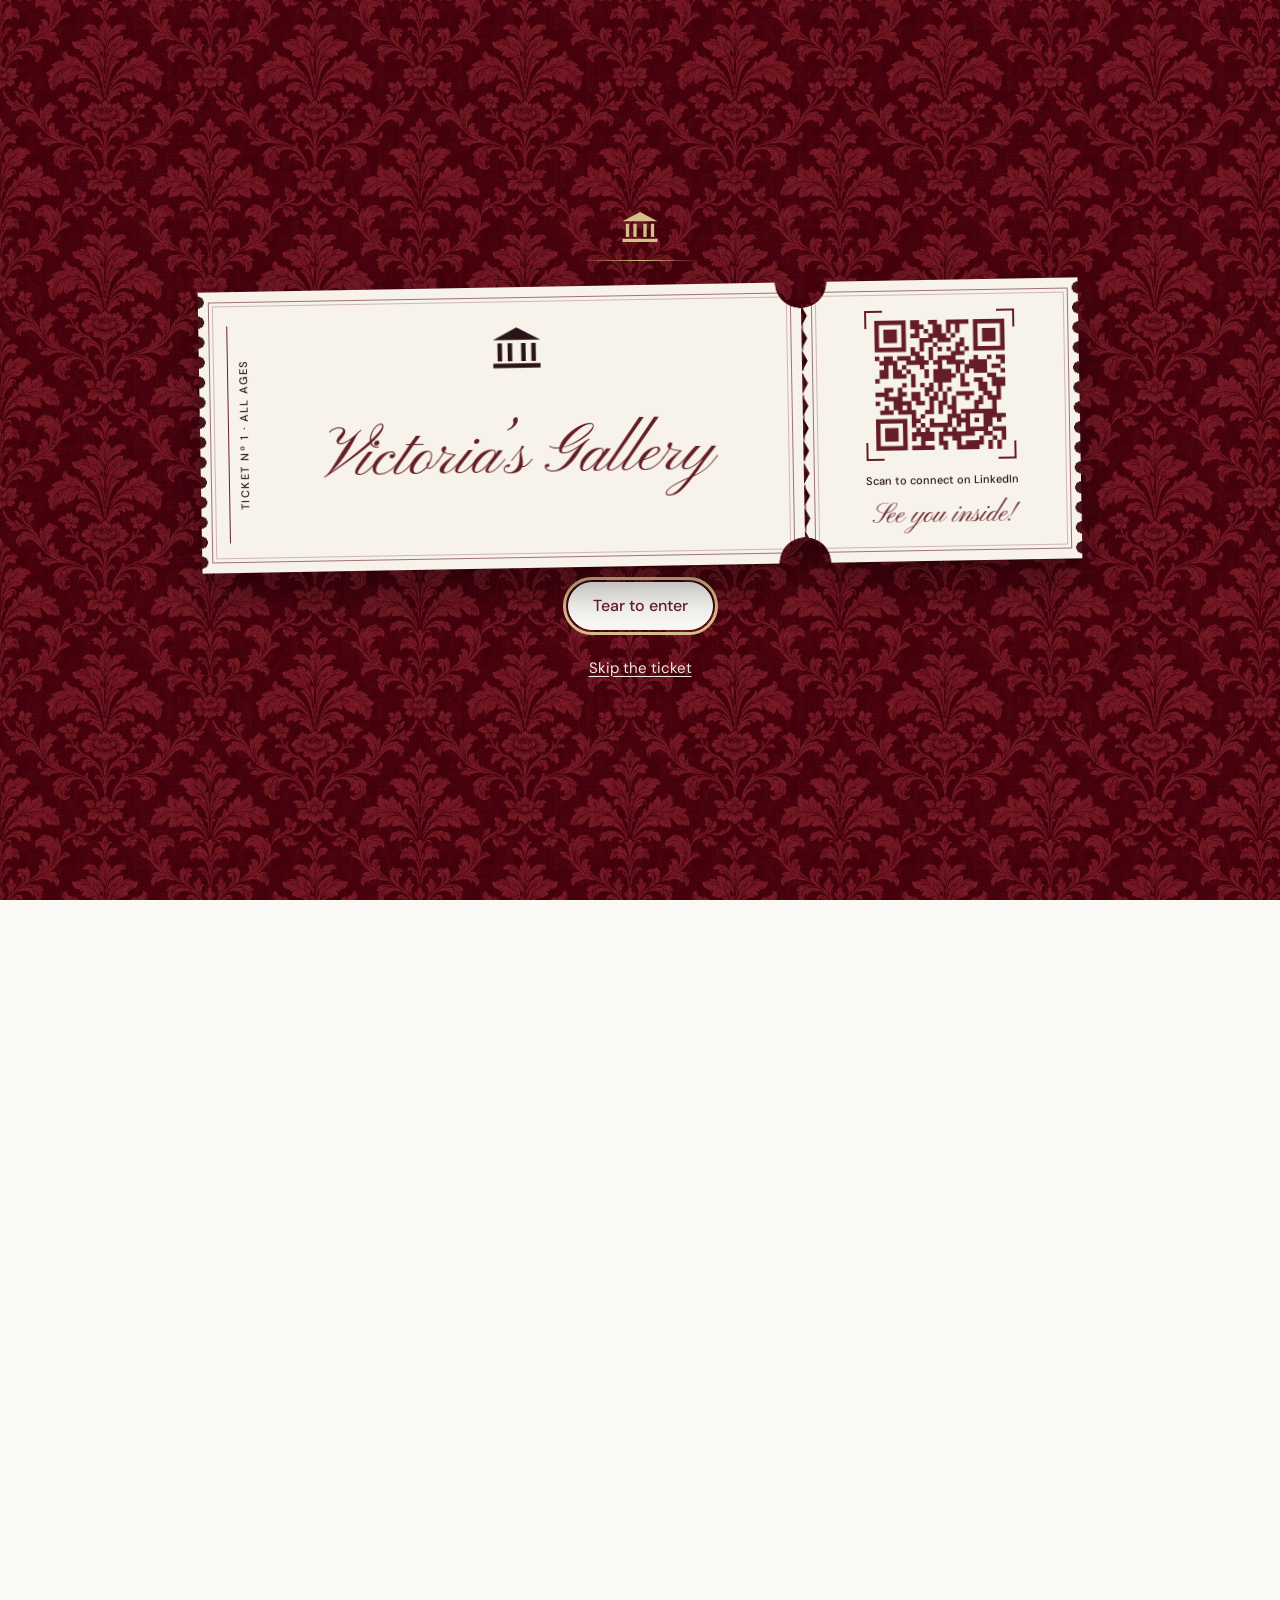
<file: index.html>
<!doctype html>
<html lang="en" class="no-js">
<head>
<meta charset="utf-8">
<meta name="viewport" content="width=device-width, initial-scale=1, viewport-fit=cover">
<title>Victoria Kayode · Victoria's Gallery</title>
<meta name="description" content="Computer engineer working across product, AI and project engineering. Case studies, experience and art by Victoria Kayode.">
<meta property="og:title" content="Victoria Kayode · Victoria&#39;s Gallery">
<meta property="og:description" content="Computer engineer working across product, AI and project engineering. Case studies, experience and art by Victoria Kayode.">
<meta property="og:type" content="website">
<meta property="og:url" content="https://damisikayode0312.github.io/Portfolio-website/">
<meta property="og:image" content="https://damisikayode0312.github.io/Portfolio-website/assets/og-card.jpg">
<meta property="og:image:width" content="1200">
<meta property="og:image:height" content="630">
<meta property="og:image:alt" content="Victoria Kayode&#39;s name under a row of gilt frames holding her projects and paintings.">
<meta name="twitter:card" content="summary_large_image">
<link rel="canonical" href="https://damisikayode0312.github.io/Portfolio-website/">
<meta name="theme-color" content="#FAF9F6">
<link rel="icon" href="assets/favicon.svg" type="image/svg+xml">
<link rel="preconnect" href="https://fonts.googleapis.com">
<link rel="preconnect" href="https://fonts.gstatic.com" crossorigin>
<link rel="stylesheet" href="https://fonts.googleapis.com/css2?family=Newsreader:ital,opsz,wght@0,6..72,200..600;1,6..72,200..600&family=Pinyon+Script&family=DM+Sans:opsz,wght@9..40,300..600&display=swap">
<link rel="stylesheet" href="css/tokens.css">
<link rel="stylesheet" href="css/site.css">
<link rel="stylesheet" href="css/soft.css">
<script>
/* Show the ticket once per session, unless arriving at a section link (for example, back from a case study). */
(function(){var d=document.documentElement;d.classList.remove('no-js');d.classList.add('js');
  var torn=false;try{torn=sessionStorage.getItem('vg-torn')==='1'}catch(e){}
  if(!torn&&!location.hash)d.classList.add('ticketing');})();
</script>
</head>
<body>
<a class="skip" href="#main">Skip to content</a>

<!-- 01 · Exhibition ticket -->
<div class="entrance" id="entrance" role="region" aria-label="Exhibition ticket">
  <svg class="entrance-mark" viewBox="0 0 48 40" aria-hidden="true"><use href="#museum"/></svg>
  <i class="entrance-rule" aria-hidden="true"></i>
  <div class="ticket-scene" id="scene">
    <div class="ticket" id="ticket">
      <div class="ticket-main">
        <p class="t-side" aria-hidden="true"><span>Ticket Nº 1 · All ages</span></p>
        <div class="t-body">
          <svg class="t-mark" viewBox="0 0 48 40" aria-hidden="true"><use href="#museum"/></svg>
          <p class="ticket-title">Victoria’s Gallery</p>
        </div>
      </div>
      <div class="perf" aria-hidden="true"><i></i></div>
      <div class="stub" id="stub" role="button" tabindex="0" aria-label="Tear the ticket to enter the gallery">
        <span class="s-qr" aria-hidden="true"><img src="assets/qr-linkedin.svg" alt="" draggable="false"></span>
        <p class="s-fine" aria-hidden="true">Scan to connect on LinkedIn</p>
        <p class="s-script" aria-hidden="true">See you inside!</p>
      </div>
    </div>
  </div>
  <button class="btn btn-primary" id="tear" type="button">Tear to enter</button>
  <a class="skip-ticket" id="skip-ticket" href="#home">Skip the ticket</a>
</div>

<header class="nav" id="nav">
  <div class="nav-in">
    <a class="brand" href="#home"><svg viewBox="0 0 48 40" aria-hidden="true"><use href="#museum"/></svg><span>Victoria’s Gallery</span></a>
    <nav aria-label="Sections">
      <ul>
        <li><a href="#home" data-group="home">Home</a></li>
        <li><a href="#work" data-group="work">Work</a></li>
        <li><a href="#experience" data-group="experience">Experience</a></li>
        <li><a href="#about" data-group="about">About</a></li>
        <li><a href="#playground" data-group="playground">Playground</a></li>
      </ul>
    </nav>
  </div>
</header>

<main id="main">

  <!-- Hero -->
  <section id="home" class="poster" data-tone="light" data-group="home" aria-labelledby="hero-h">
    <div class="poster-row">
      <a class="f1" href="#playground" aria-label="Firelight, a digital painting. Go to the Playground"><span class="pframe pframe--portrait"><span class="pf-art"><img src="assets/art/neon.webp" alt=""></span><img class="pf-frame" src="assets/frames/frame-portrait.webp" alt="" draggable="false"></span></a>
      <a class="f2" href="case-study.html?p=locit" aria-label="LOCIT case study"><span class="pframe pframe--landscape"><span class="pf-art"><img src="assets/projects/locit/app-screens-hd.webp" alt="" fetchpriority="high"></span><img class="pf-frame" src="assets/frames/frame-landscape.webp" alt="" draggable="false"></span></a>
      <a class="f3" href="#playground" aria-label="Study of an Eye, a digital painting. Go to the Playground"><span class="pframe pframe--oval"><span class="pf-art"><img src="assets/art/glitter-eye.webp" alt=""></span><img class="pf-frame" src="assets/frames/frame-oval.webp" alt="" draggable="false"></span></a>
      <a class="f4" href="case-study.html?p=fairy-job-mother" aria-label="Fairy Job Mother case study"><span class="pframe pframe--landscape"><span class="pf-art"><img src="assets/projects/fairy-job-mother/storybook-hero.webp" alt=""></span><img class="pf-frame" src="assets/frames/frame-landscape.webp" alt="" draggable="false"></span></a>
      <a class="f5" href="#playground" aria-label="Of the Sky, a digital painting. Go to the Playground"><span class="pframe pframe--portrait"><span class="pf-art"><img src="assets/art/candlelight.webp" alt=""></span><img class="pf-frame" src="assets/frames/frame-portrait.webp" alt="" draggable="false"></span></a>
    </div>
    <div class="poster-foot">
      <h1 class="poster-name" id="hero-h" tabindex="-1"><span class="sr-only">Victoria Kayode</span><span aria-hidden="true"><span class="sw">V</span>ictoria <span class="sw sw-k">K</span>ayode</span></h1>
      <p class="poster-line">Computer engineer working across product, AI and project engineering</p>
      <div class="actions"><a class="btn btn-primary" id="enter" href="#work">See the work</a><a class="btn btn-secondary" href="assets/Victoria_Kayode_Resume.pdf" download>Résumé</a></div>
    </div>
  </section>

  <!-- The exhibition: vertical scroll walks one continuous wall sideways -->
  <section id="work" class="exhibition" data-tone="dark" data-group="work" aria-labelledby="work-h">
    <div class="ex-stage" id="ex-stage">
      <div class="ex-wall" id="ex-wall">
        <div class="ex-item ex-panel ex-intro">
          <p class="label sig">Gallery I</p>
          <h2 id="work-h" tabindex="-1" data-swash>Product &amp; Technology</h2>
          <p>Things I have built and designed. Keep scrolling to walk along the wall; select a frame to read its story.</p>
          <a class="ex-link" href="work.html">View all projects</a>
        </div>
        <div class="ex-room ex-room--work" id="ex-projects"></div>
        <div class="ex-item ex-panel ex-end">
          <p class="label sig">End of Gallery I</p>
          <p class="ex-end-line" data-swash>Thanks for walking through</p>
          <a class="ex-link" href="work.html">View all projects</a>
          <a class="ex-link" href="#experience">Experience</a>
        </div>
      </div>
      <div class="ex-progress" aria-hidden="true"><i id="ex-bar"></i></div>
    </div>
  </section>

  <!-- Experience: an open list, like the captions beside work in a gallery. Roles, then education, then communities -->
  <section id="experience" class="experience" data-tone="light" data-group="experience" aria-labelledby="exp-h">
    <div class="exp-in">
      <h2 id="exp-h" data-pop data-swash>What I’ve been working on</h2>
      <p class="skills" data-pop>Along the way, I’ve worked on <a href="case-study.html?p=news-corp">product research</a>, <a href="case-study.html?p=locit">project planning</a>, <a href="case-study.html?p=pi-logger">hardware and software integration</a>, and <a href="case-study.html?p=ai-evaluation">testing</a>.</p>
      <div class="xp-group" data-pop>
        <p class="label">Experience</p>
        <ul class="xp-list">
            <li class="xp"><span class="xp-mark xp-mark--logo" aria-hidden="true"><img src="assets/logos/handshake.webp" alt="" loading="lazy" decoding="async"></span><div class="xp-body"><div class="xp-head"><p class="xp-title"><span class="xp-org">Handshake AI</span><span class="xp-sep" aria-hidden="true">/</span><span class="xp-role">AI Evaluation &amp; Technical Research Analyst</span></p><span class="xp-dates">Nov 2025 – present</span></div><p class="xp-note">I test how AI models handle technical questions, find where their reasoning breaks, and document corrections. <a href="case-study.html?p=ai-evaluation">How I work</a></p></div></li>
            <li class="xp"><span class="xp-mark xp-mark--logo" aria-hidden="true"><img src="assets/logos/newscorp.webp" alt="" loading="lazy" decoding="async"></span><div class="xp-body"><div class="xp-head"><p class="xp-title"><span class="xp-org">News Corp</span><span class="xp-sep" aria-hidden="true">/</span><span class="xp-role">AI Product Manager Intern</span></p><span class="xp-dates">Aug – Oct 2025</span></div><p class="xp-note">I built five audience personas from 500+ survey responses and proposed three AI personalization features. <a href="case-study.html?p=news-corp">Case study</a></p></div></li>
            <li class="xp"><span class="xp-mark xp-mark--logo" aria-hidden="true"><img src="assets/logos/azad.webp" alt="" loading="lazy" decoding="async"></span><div class="xp-body"><div class="xp-head"><p class="xp-title"><span class="xp-org">LOCIT</span><span class="xp-sep" aria-hidden="true">/</span><span class="xp-role">Team Lead, senior capstone</span></p><span class="xp-dates">Spring – Fall 2024</span></div><p class="xp-note">I led our four-person team from design through testing of a GPS necklace and companion app. <a href="case-study.html?p=locit">Case study</a></p></div></li>
        </ul>
      </div>
      <div class="xp-group" data-pop>
        <p class="label">Education</p>
        <ul class="xp-list">
            <li class="xp"><span class="xp-mark xp-mark--logo" aria-hidden="true"><img src="assets/logos/ksu.webp" alt="" loading="lazy" decoding="async"></span><div class="xp-body"><div class="xp-head"><p class="xp-title"><span class="xp-org">Kennesaw State University</span><span class="xp-sep" aria-hidden="true">/</span><span class="xp-role">B.S. Computer Engineering, Cum Laude</span></p><span class="xp-dates">Dec 2024</span></div></div></li>
        </ul>
      </div>
      <div class="xp-group" data-pop>
        <p class="label">Communities</p>
        <ul class="xp-list">
            <li class="xp"><span class="xp-mark xp-mark--logo" aria-hidden="true"><img src="assets/logos/nsbe.webp" alt="" loading="lazy" decoding="async"></span><div class="xp-body"><div class="xp-head"><p class="xp-title"><span class="xp-org">National Society of Black Engineers</span></p></div></div></li>
            <li class="xp"><span class="xp-mark xp-mark--logo" aria-hidden="true"><img src="assets/logos/swe.webp" alt="" loading="lazy" decoding="async"></span><div class="xp-body"><div class="xp-head"><p class="xp-title"><span class="xp-org">Society of Women Engineers</span></p></div></div></li>
            <li class="xp"><span class="xp-mark xp-mark--logo" aria-hidden="true"><img src="assets/logos/asa.webp" alt="" loading="lazy" decoding="async"></span><div class="xp-body"><div class="xp-head"><p class="xp-title"><span class="xp-org">African Students Association</span></p></div></div></li>
        </ul>
      </div>
      <a class="about-resume" id="resume-about" href="#" data-pop>Download my résumé</a>
    </div>
  </section>

  <!-- 05 · About: Victoria's story in her words, then where she has worked and spent her time, then where to go next -->
  <section id="about" class="about" data-tone="cream" data-group="about" aria-labelledby="about-h">
    <div class="about-in">
      <div class="about-top">
        <div class="about-text">
          <p class="label sig" data-pop>About the curator</p>
          <h2 id="about-h" data-pop data-swash>I like trying things.</h2>
          <p class="about-lead" data-pop>I’m Dami, a computer engineer and artist based in Atlanta.</p>
          <p data-pop>I’ll get curious about something, start learning it, and suddenly I have another project.</p>
          <p data-pop>For a while, that made choosing a career hard. I enjoyed engineering, but I also liked thinking about how something should look, what it should do, and whether anyone would actually find it useful.</p>
          <p data-pop>I’ve been drawing since I was a child, and it still shapes how I work. Art taught me to step back, look closely at the details, and think about things differently.</p>
          <p data-pop>What’s stuck with me through all of it is how much I enjoy figuring out what something should do, working through the details with a team, and testing it until it works. I’m looking for opportunities in product, project engineering, and quality where I can do more of that.</p>
        </div>
        <figure class="about-fig" data-pop>
          <div class="museum-collage">
            <img class="mc-main" src="assets/about/museum-visit.webp" alt="Victoria at a museum, seen from behind, tying a white hair bow beside a marble statue in front of a deep red gallery wall." loading="lazy" decoding="async">
            <img class="mc-side" src="assets/about/portrait-wall.webp" alt="A museum wall hung with rows of nineteenth-century portrait paintings in wooden frames." loading="lazy" decoding="async">
            <img class="mc-front" src="assets/about/marble-statue.webp" alt="A white marble statue of a woman standing beside a deer, in a gallery hung with landscape paintings." loading="lazy" decoding="async">
          </div>
          <figcaption>I spend a lot of time looking at art. It felt right to put my own work in a gallery, too.</figcaption>
        </figure>
      </div>

      <div class="about-block" data-pop>
        <p class="label">Outside of work you can find me…</p>
        <ul class="pastimes">
          <li><span class="p-verb">watching</span> anime</li>
          <li><span class="p-verb">taking</span> photos</li>
          <li><span class="p-verb">painting</span> digital portraits, <a href="#playground">see the Playground</a></li>
          <li><span class="p-verb">wandering</span> through museums</li>
          <li><span class="p-verb">taking</span> a good nap</li>
        </ul>
      </div>

      <div class="about-next" data-pop>
        <p class="next-big">I’m job hunting right now and always up for a chat about product, engineering or art. <a href="https://www.linkedin.com/in/victoriakayode" target="_blank" rel="noopener">Say hi on LinkedIn<span class="sr-only"> (opens in a new tab)</span></a></p>
        <p class="next-small">Or keep walking: <a href="#work">the gallery</a> · <a href="#playground">the Playground</a></p>
      </div>
    </div>
  </section>

  <!-- Gallery II: the Playground, a salon hang of Victoria's own artwork -->
  <section id="playground" class="salon" data-tone="dark" data-group="playground" aria-labelledby="play-h">
    <div class="salon-wall" id="salon">
      <div class="salon-col salon-col--1">
        <div class="title-card">
          <p class="label sig">Gallery II</p>
          <h2 id="play-h" tabindex="-1" data-swash>The Playground</h2>
          <p class="tc-note">Digital portraits, paintings and drawings. I’ve been drawing since I was a child.</p>
          <p class="tc-hint">Select a piece to see it up close</p>
        </div>
      </div>
    </div>
  </section>

  <!-- 07 · Leave a doodle -->
  <section id="doodle" class="doodle" data-tone="cream" data-group="about" aria-labelledby="doodle-h">
    <h2 id="doodle-h" data-pop data-swash>Leave a doodle</h2>
    <p class="sub" data-pop>I hope you’re inspired enough to create something :)</p>
    <a class="skip-doodle" href="#contact">Skip the doodle</a>
    <div class="doodle-layout">
      <div class="doodle-frame" data-pop>
        <span class="pframe pframe--landscape"><span class="pf-art"><canvas id="pad" role="img" aria-label="Drawing canvas. Drawing needs a mouse, pen or touch."></canvas></span><img class="pf-frame" src="assets/frames/frame-landscape.webp" alt="" aria-hidden="true" draggable="false" loading="lazy" decoding="async"></span>
      </div>
      <div class="tools" role="toolbar" aria-label="Doodle tools">
        <div class="swatches" id="swatches"></div>
        <button class="tool" id="size" type="button" aria-label="Brush size: medium"><svg viewBox="0 0 24 24" aria-hidden="true"><path d="M4 20c2 0 4-1 5-3l9-9-3-3-9 9c-2 1-3 3-2 6z"/></svg>Size <span id="size-l">M</span></button>
        <button class="tool" id="undo" type="button">Undo</button>
        <button class="tool" id="clear" type="button">Clear</button>
        <button class="tool" id="save" type="button">Save</button>
      </div>
    </div>
    <p class="doodle-note">Drawing needs a mouse, pen or touch. Doodles stay on your device; nothing is uploaded.</p>
  </section>

  <!-- 08 · Closing -->
  <section id="contact" class="closing" data-tone="cream" aria-labelledby="contact-h">
    <h2 id="contact-h" data-pop data-swash>Let’s make something meaningful</h2>
    <div class="contact-actions" data-pop id="contact-actions"></div>
  </section>
</main>

<footer class="foot">
  <p class="foot-mark"><span class="orn" aria-hidden="true"></span> Victoria’s Gallery <span class="orn" aria-hidden="true"></span></p>
  <p>© 2026 Victoria Kayode · <a href="work.html">Quick view of all work</a></p>
</footer>

<dialog class="lightbox" id="lightbox" aria-labelledby="lb-title">
  <div class="lb-frame" id="lb-art"></div>
  <div class="wall-label lb-label">
    <h2 class="wl-title" id="lb-title"></h2>
    <p class="wl-lines" id="lb-meta"></p>
    <p class="wl-artist">Victoria Kayode</p>
    <p class="wl-story" id="lb-blurb"></p>
  </div>
  <div class="lb-nav">
    <button class="btn btn-secondary" id="lb-prev" type="button" aria-label="Previous artwork">‹ Prev</button>
    <button class="btn btn-secondary" id="lb-next" type="button" aria-label="Next artwork">Next ›</button>
    <button class="btn btn-primary" id="lb-close" type="button">Close</button>
  </div>
</dialog>

<svg width="0" height="0" style="position:absolute" aria-hidden="true">
  <symbol id="museum" viewBox="0 0 48 40"><path d="M24 2 3 13h42L24 2z" fill="currentColor"/><path d="M7 16h4v16H7zM16 16h4v16h-4zM28 16h4v16h-4zM37 16h4v16h-4z" fill="currentColor"/><path d="M3 34h42v4H3z" fill="currentColor"/></symbol>
  <symbol id="laurel" viewBox="0 0 40 90"><g fill="none" stroke="currentColor" stroke-width="1.6" stroke-linecap="round"><path d="M30 86C14 70 10 46 18 6"/><path d="M22 70c-8 0-12-6-12-10 6 0 11 4 12 10zM20 56c-8-1-11-7-11-11 6 1 10 5 11 11zM19 42c-7-2-10-8-9-12 5 2 9 6 9 12zM19 28c-6-3-8-9-7-13 5 3 8 7 7 13zM24 66c6-4 11-3 13 0-5 3-9 3-13 0zM21 52c6-4 11-4 13-1-5 3-9 4-13 1zM20 38c6-4 10-4 12-1-5 3-8 3-12 1z"/></g></symbol>
</svg>

<script src="js/swash.js" defer></script>
<script src="js/exhibition.js" defer></script>
<script src="js/site.js" defer></script>
</body>
</html>
</file>
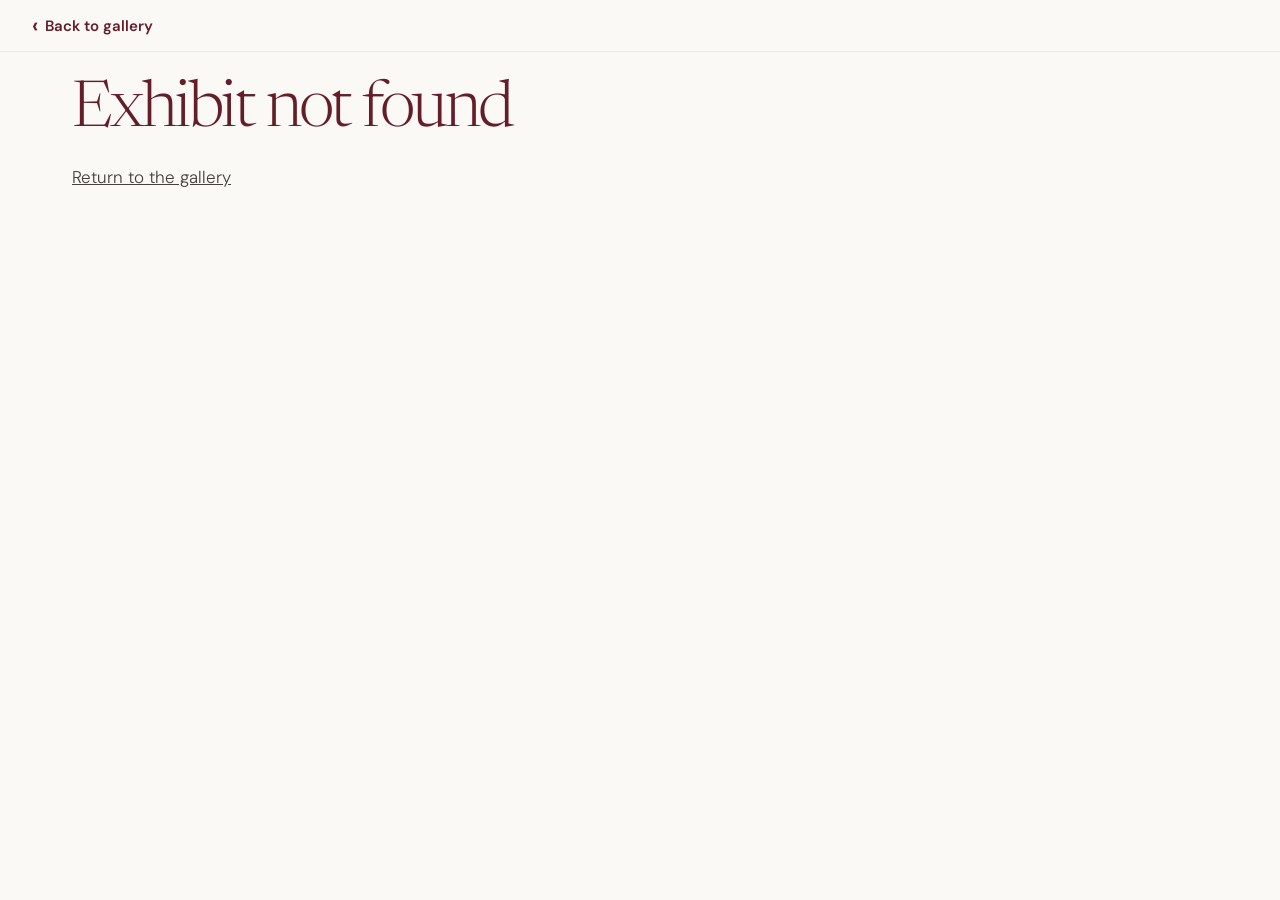
<file: case-study.html>
<!doctype html>
<html lang="en" class="no-js">
<head>
<meta charset="utf-8">
<meta name="viewport" content="width=device-width, initial-scale=1, viewport-fit=cover">
<title>Case study · Victoria's Gallery</title>
<meta name="description" content="A project from Victoria's Gallery, the portfolio of Victoria Kayode.">
<meta property="og:title" content="Case study · Victoria Kayode">
<meta property="og:description" content="Computer engineer working across product, AI and project engineering. Case studies, experience and art by Victoria Kayode.">
<meta property="og:type" content="website">
<meta property="og:url" content="https://damisikayode0312.github.io/Portfolio-website/case-study.html">
<meta property="og:image" content="https://damisikayode0312.github.io/Portfolio-website/assets/og-card.jpg">
<meta property="og:image:width" content="1200">
<meta property="og:image:height" content="630">
<meta property="og:image:alt" content="Victoria Kayode&#39;s name under a row of gilt frames holding her projects and paintings.">
<meta name="twitter:card" content="summary_large_image">
<link rel="canonical" href="https://damisikayode0312.github.io/Portfolio-website/case-study.html">
<meta name="theme-color" content="#FAF9F6">
<link rel="icon" href="assets/favicon.svg" type="image/svg+xml">
<link rel="preconnect" href="https://fonts.googleapis.com">
<link rel="preconnect" href="https://fonts.gstatic.com" crossorigin>
<link rel="stylesheet" href="https://fonts.googleapis.com/css2?family=Newsreader:ital,opsz,wght@0,6..72,200..600;1,6..72,200..600&family=Pinyon+Script&family=DM+Sans:opsz,wght@9..40,300..600&display=swap">
<link rel="stylesheet" href="css/tokens.css">
<link rel="stylesheet" href="css/site.css">
<link rel="stylesheet" href="css/case-study.css">
<link rel="stylesheet" href="css/soft.css">
<script>document.documentElement.classList.replace('no-js','js');</script>
</head>
<body>
<a class="skip" href="#story">Skip to the story</a>
<header class="cs-top" id="top">
  <a class="back" id="back" href="index.html#work"><span aria-hidden="true">‹</span> <span class="back-l">Back to gallery</span></a>
  <span class="mini" id="mini" aria-hidden="true"></span>
  <span class="progress" aria-hidden="true"><i id="progress"></i></span>
</header>
<main id="story" class="cs">
  <p class="loading">Opening the exhibit…</p>
</main>
<script src="js/swash.js" defer></script>
<script src="js/case-study.js" defer></script>
</body>
</html>
</file>
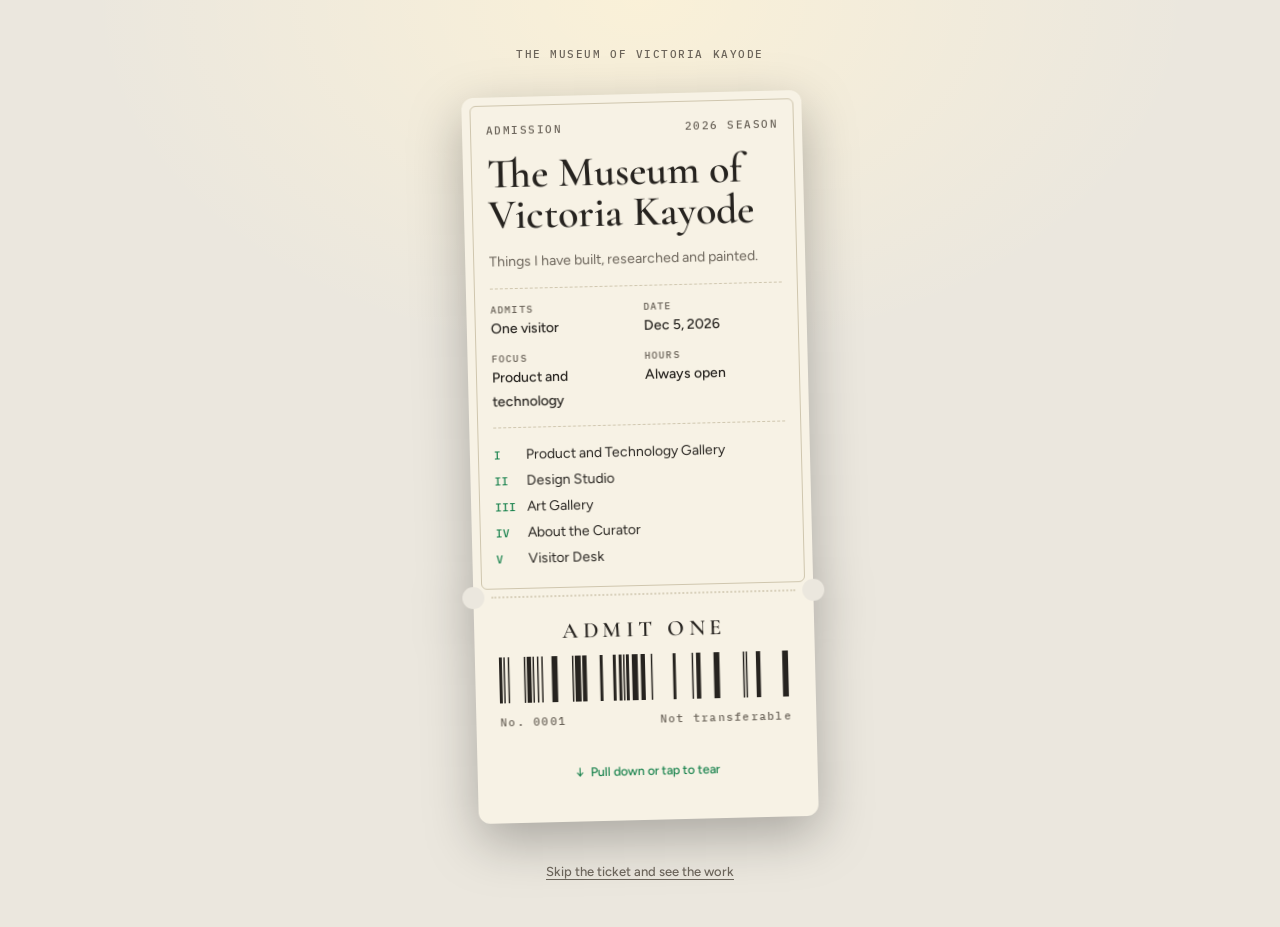
<file: entrance-v1.html>
<!doctype html>
<html lang="en">
<head>
<meta charset="utf-8">
<meta name="viewport" content="width=device-width, initial-scale=1, viewport-fit=cover">
<title>The Museum of Victoria Kayode</title>
<link rel="stylesheet" href="https://fonts.googleapis.com/css2?family=Cormorant+Garamond:wght@500;600&family=Figtree:wght@400;500;600&family=IBM+Plex+Mono:wght@400;500&display=swap">
<link rel="stylesheet" href="css/ticket.css">
<link rel="stylesheet" href="css/passage.css">
</head>
<body>
<p class="wallcap">The Museum of Victoria Kayode</p>

<div class="stage" id="stage">
  <div class="ticket" id="ticket">
    <div class="main">
      <div class="kicker"><span>Admission</span><span id="yr">Permanent Collection</span></div>
      <h1>The Museum of Victoria Kayode</h1>
      <p class="sub">Things I have built, researched and painted.</p>
      <div class="fields">
        <div class="f"><span>Admits</span><b>One visitor</b></div>
        <div class="f"><span>Date</span><b id="date">Today</b></div>
        <div class="f"><span>Focus</span><b>Product and technology</b></div>
        <div class="f"><span>Hours</span><b>Always open</b></div>
      </div>
      <ol class="rooms" aria-label="Rooms in this museum">
        <li><i>I</i>Product and Technology Gallery</li>
        <li><i>II</i>Design Studio</li>
        <li><i>III</i>Art Gallery</li>
        <li><i>IV</i>About the Curator</li>
        <li><i>V</i>Visitor Desk</li>
      </ol>
    </div>
    <div class="perf" aria-hidden="true"><i></i></div>
    <div class="stubwrap">
      <div class="stub" id="stub">
        <span class="admit">ADMIT ONE</span>
        <svg class="bars" id="bars" viewBox="0 0 200 46" preserveAspectRatio="none" aria-hidden="true"></svg>
        <div class="serial"><span id="no">No. 0001</span><span>Not transferable</span></div>
        <button class="tear" id="tear" type="button"><u aria-hidden="true">↓</u> Pull down or tap to tear</button>
      </div>
    </div>
  </div>
</div>
<div class="doors" id="doors" aria-live="polite">
  <p>The doors are open.</p>
  <a class="go" href="museum.html">Walk into the museum</a>
</div>
<a class="quick" id="quick" href="home.html">Skip the ticket and see the work</a>

<script src="js/passage.js" defer></script>
<script src="js/ticket.js" defer></script>
</body>
</html>
</file>
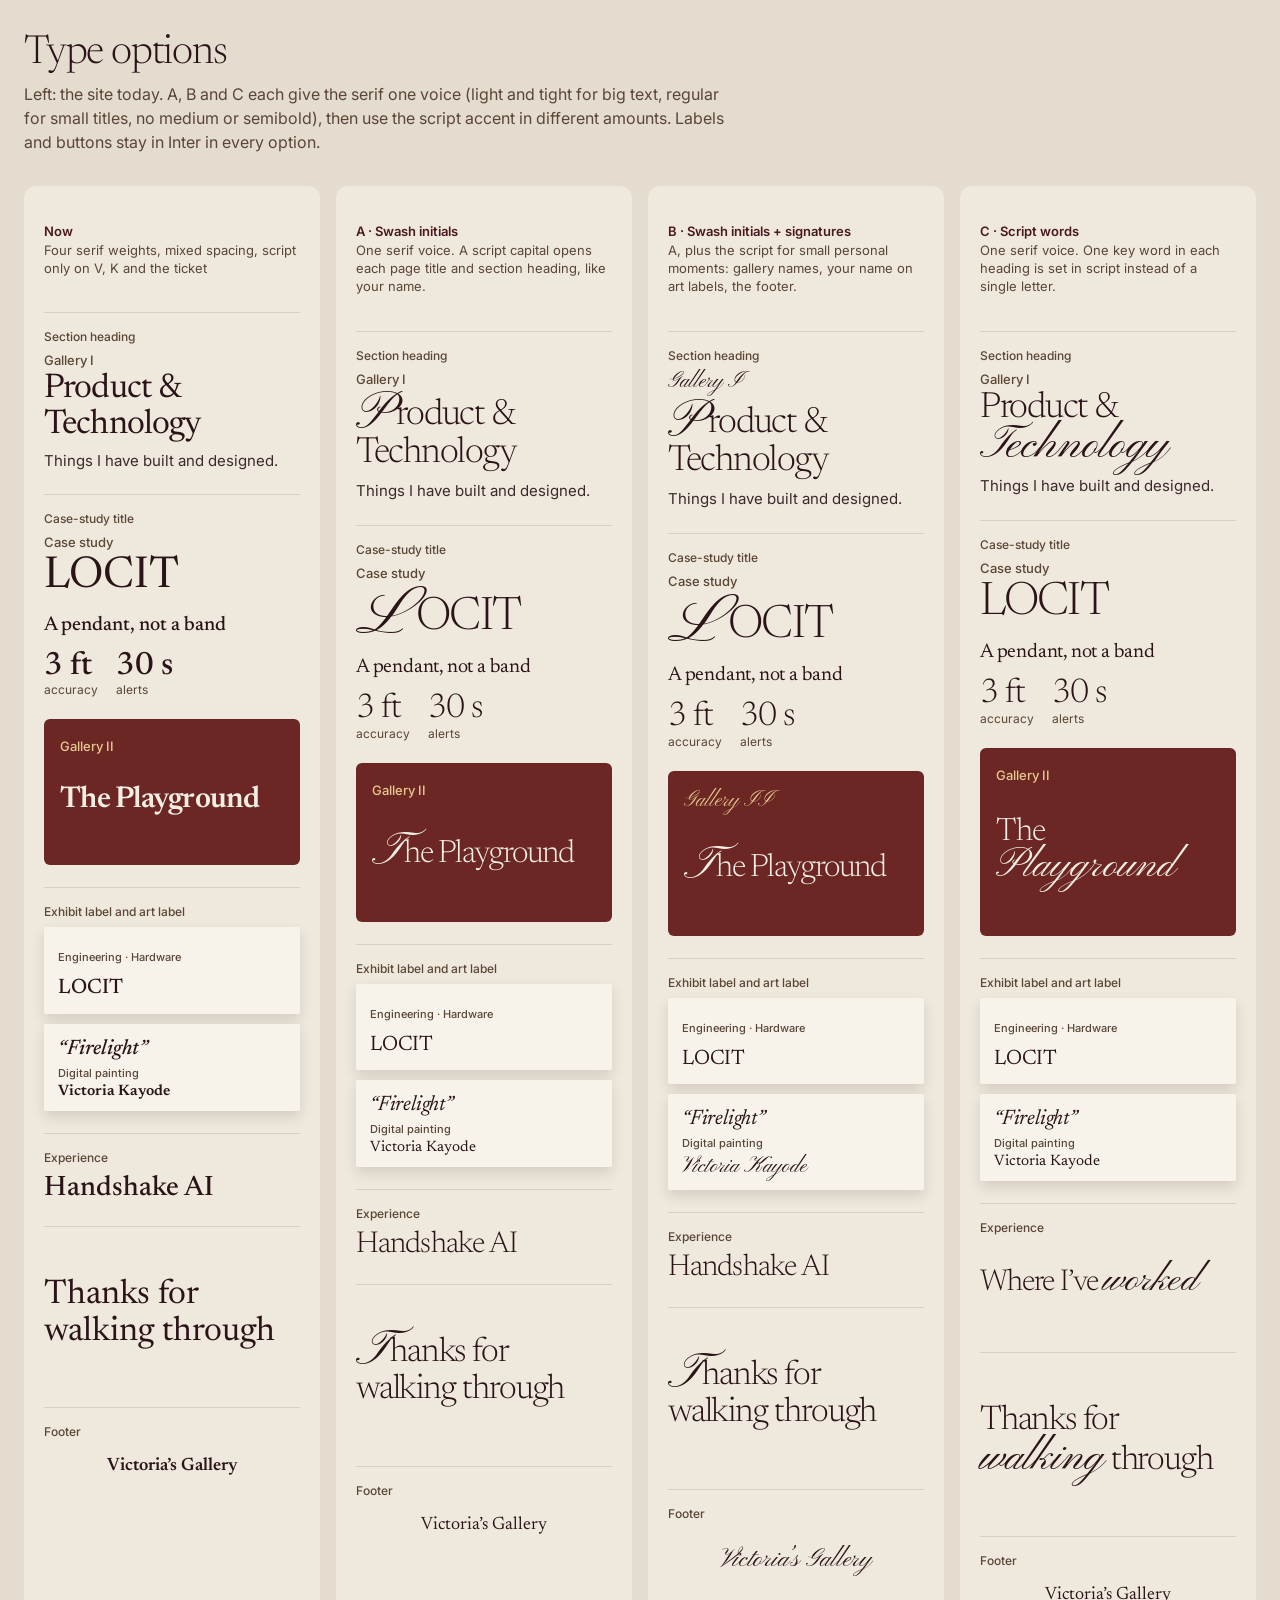
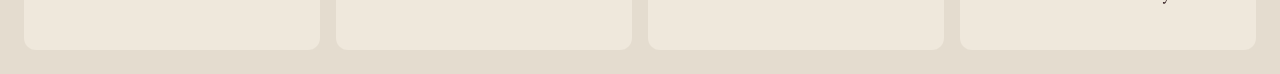
<file: font-options.html>
<!doctype html>
<html lang="en">
<head>
<meta charset="utf-8">
<meta name="viewport" content="width=device-width,initial-scale=1">
<title>Type options</title>
<!-- Preview only, not linked from the site: three ways to make the serif consistent and use the script accent more -->
<link rel="preconnect" href="https://fonts.googleapis.com">
<link rel="preconnect" href="https://fonts.gstatic.com" crossorigin>
<link rel="stylesheet" href="https://fonts.googleapis.com/css2?family=Newsreader:ital,opsz,wght@0,6..72,200..600;1,6..72,200..600&family=Pinyon+Script&family=Inter:wght@400;500;600&display=swap">
<style>
:root{--paper:#EFE8DC;--ink:#2A1418;--wine:#4A1820;--burg:#6C2724;--brass:#8A6A3E;--muted:#5A4636;--ivory:#F3EDE3;
  --serif:"Newsreader",Georgia,serif;--script:"Pinyon Script",cursive;--sans:"Inter",system-ui,sans-serif}
*{box-sizing:border-box}
body{margin:0;background:#E4DCCF;color:var(--ink);font:400 16px/1.5 var(--sans)}
.top{padding:32px 24px 8px;max-width:1500px;margin:0 auto}
.top h1{font:300 40px/1.1 var(--serif);letter-spacing:-.03em;margin:0 0 6px}
.top p{margin:0;color:var(--muted);max-width:70ch}
.cols{display:grid;grid-template-columns:repeat(4,minmax(0,1fr));gap:16px;padding:24px;max-width:1500px;margin:0 auto}
@media (max-width:1100px){.cols{grid-template-columns:repeat(2,minmax(0,1fr))}}
@media (max-width:620px){.cols{grid-template-columns:minmax(0,1fr)}}
.col{background:var(--paper);border-radius:12px;padding:24px 20px 28px;display:grid;gap:22px;align-content:start}
.tag{font:600 13px var(--sans);color:var(--wine)}
.tag small{display:block;font-weight:400;color:var(--muted);font-size:13px;margin-top:2px;line-height:1.4}
.blk{border-top:1px solid rgba(42,20,24,.12);padding-top:16px}
.cap{font:500 12px var(--sans);color:var(--muted);margin:0 0 8px}
.label{font:500 13px var(--sans);color:var(--muted);margin:0 0 4px}
p.body{margin:6px 0 0;font-size:15px;color:#3b2a2c}
.wall{background:var(--burg);color:var(--ivory);padding:18px 16px;border-radius:6px}
.wall .label{color:#E6C98F}
.card{background:#F7F2EA;color:var(--ink);padding:12px 14px;border-radius:2px;box-shadow:0 6px 14px rgba(30,8,12,.12)}
.card .cat{font:500 11px var(--sans);color:var(--muted)}
.stats{display:flex;gap:18px}
.stats div{display:grid}
.stats span{font:400 12px var(--sans);color:var(--muted)}
.foot{display:flex;gap:10px;align-items:center;justify-content:center}
.sw{font-family:var(--script);font-weight:400;font-style:normal;letter-spacing:0;line-height:0;font-size:1.5em;position:relative;top:.06em;margin-right:.12em}
.scr{font-family:var(--script);font-weight:400;font-style:normal;letter-spacing:0;font-size:1.3em;line-height:.8}

/* NOW: what the site does today */
.now h2{font:400 34px/1.05 var(--serif);letter-spacing:-.025em;margin:0}
.now .h1{font:400 44px/1.05 var(--serif);letter-spacing:0;margin:0}
.now .h3{font:500 20px/1.3 var(--serif);margin:0}
.now .lt{font:500 21px/1.15 var(--serif)}
.now .co{font:500 28px/1.1 var(--serif)}
.now .tc{font:600 30px/1.1 var(--serif);letter-spacing:-.025em}
.now .end{font:400 34px/1.1 var(--serif)}
.now .stats b{font:500 32px/1 var(--serif)}
.now .artist{font:600 15px var(--serif)}
.now .fm{font:600 18px var(--serif)}

/* A, B, C share one serif voice: light and tight for anything big, regular for small titles, nothing heavier */
.v h2{font:300 36px/1.05 var(--serif);letter-spacing:-.035em;margin:0}
.v .h1{font:300 46px/1.02 var(--serif);letter-spacing:-.04em;margin:0}
.v .h3{font:400 20px/1.3 var(--serif);letter-spacing:-.01em;margin:0}
.v .lt{font:400 21px/1.15 var(--serif);letter-spacing:-.01em}
.v .co{font:300 30px/1.1 var(--serif);letter-spacing:-.03em}
.v .tc{font:300 32px/1.1 var(--serif);letter-spacing:-.035em}
.v .end{font:300 34px/1.1 var(--serif);letter-spacing:-.035em}
.v .stats b{font:300 34px/1 var(--serif);letter-spacing:-.03em}
.v .artist{font:400 15px var(--serif)}
.v .fm{font:400 18px var(--serif)}
.a h2,.a .h1,.a .tc,.b h2,.b .h1,.b .tc{padding-top:.22em}
/* B: script signature on small moments */
.b .label.sig,.b .cap.sig{font:400 22px/1 var(--script);color:inherit;letter-spacing:0;margin-bottom:6px}
.b .wall .label.sig{color:#E6C98F}
.b .artist{font:400 22px/1 var(--script)}
.b .fm{font:400 26px/1 var(--script)}
</style>
</head>
<body>
<div class="top">
  <h1>Type options</h1>
  <p>Left: the site today. A, B and C each give the serif one voice (light and tight for big text, regular for small titles, no medium or semibold), then use the script accent in different amounts. Labels and buttons stay in Inter in every option.</p>
</div>
<div class="cols">

  <!-- NOW -->
  <section class="col now">
    <p class="tag">Now<small>Four serif weights, mixed spacing, script only on V, K and the ticket</small></p>
    <div class="blk"><p class="cap">Section heading</p><p class="label">Gallery I</p><h2>Product &amp; Technology</h2><p class="body">Things I have built and designed.</p></div>
    <div class="blk"><p class="cap">Case-study title</p><p class="label">Case study</p><p class="h1">LOCIT</p><p class="h3" style="margin-top:12px">A pendant, not a band</p>
      <div class="stats" style="margin-top:12px"><div><b>3 ft</b><span>accuracy</span></div><div><b>30 s</b><span>alerts</span></div></div></div>
    <div class="blk wall"><p class="label">Gallery II</p><p class="tc">The Playground</p></div>
    <div class="blk"><p class="cap">Exhibit label and art label</p><div class="card"><p class="cat">Engineering · Hardware</p><span class="lt">LOCIT</span></div>
      <div class="card" style="margin-top:10px"><span class="lt"><i>“Firelight”</i></span><p class="cat" style="margin:4px 0 0">Digital painting</p><p class="artist" style="margin:4px 0 0">Victoria Kayode</p></div></div>
    <div class="blk"><p class="cap">Experience</p><span class="co">Handshake AI</span></div>
    <div class="blk"><p class="end">Thanks for walking through</p></div>
    <div class="blk"><p class="cap">Footer</p><p class="fm foot">Victoria’s Gallery</p></div>
  </section>

  <!-- A -->
  <section class="col v a">
    <p class="tag">A · Swash initials<small>One serif voice. A script capital opens each page title and section heading, like your name.</small></p>
    <div class="blk"><p class="cap">Section heading</p><p class="label">Gallery I</p><h2><span class="sw">P</span>roduct &amp; Technology</h2><p class="body">Things I have built and designed.</p></div>
    <div class="blk"><p class="cap">Case-study title</p><p class="label">Case study</p><p class="h1"><span class="sw">L</span>OCIT</p><p class="h3" style="margin-top:12px">A pendant, not a band</p>
      <div class="stats" style="margin-top:12px"><div><b>3 ft</b><span>accuracy</span></div><div><b>30 s</b><span>alerts</span></div></div></div>
    <div class="blk wall"><p class="label">Gallery II</p><p class="tc"><span class="sw">T</span>he Playground</p></div>
    <div class="blk"><p class="cap">Exhibit label and art label</p><div class="card"><p class="cat">Engineering · Hardware</p><span class="lt">LOCIT</span></div>
      <div class="card" style="margin-top:10px"><span class="lt"><i>“Firelight”</i></span><p class="cat" style="margin:4px 0 0">Digital painting</p><p class="artist" style="margin:4px 0 0">Victoria Kayode</p></div></div>
    <div class="blk"><p class="cap">Experience</p><span class="co">Handshake AI</span></div>
    <div class="blk"><p class="end"><span class="sw">T</span>hanks for walking through</p></div>
    <div class="blk"><p class="cap">Footer</p><p class="fm foot">Victoria’s Gallery</p></div>
  </section>

  <!-- B -->
  <section class="col v b">
    <p class="tag">B · Swash initials + signatures<small>A, plus the script for small personal moments: gallery names, your name on art labels, the footer.</small></p>
    <div class="blk"><p class="cap">Section heading</p><p class="label sig">Gallery I</p><h2><span class="sw">P</span>roduct &amp; Technology</h2><p class="body">Things I have built and designed.</p></div>
    <div class="blk"><p class="cap">Case-study title</p><p class="label">Case study</p><p class="h1"><span class="sw">L</span>OCIT</p><p class="h3" style="margin-top:12px">A pendant, not a band</p>
      <div class="stats" style="margin-top:12px"><div><b>3 ft</b><span>accuracy</span></div><div><b>30 s</b><span>alerts</span></div></div></div>
    <div class="blk wall"><p class="label sig">Gallery II</p><p class="tc"><span class="sw">T</span>he Playground</p></div>
    <div class="blk"><p class="cap">Exhibit label and art label</p><div class="card"><p class="cat">Engineering · Hardware</p><span class="lt">LOCIT</span></div>
      <div class="card" style="margin-top:10px"><span class="lt"><i>“Firelight”</i></span><p class="cat" style="margin:4px 0 0">Digital painting</p><p class="artist" style="margin:6px 0 0">Victoria Kayode</p></div></div>
    <div class="blk"><p class="cap">Experience</p><span class="co">Handshake AI</span></div>
    <div class="blk"><p class="end"><span class="sw">T</span>hanks for walking through</p></div>
    <div class="blk"><p class="cap">Footer</p><p class="fm foot">Victoria’s Gallery</p></div>
  </section>

  <!-- C -->
  <section class="col v c">
    <p class="tag">C · Script words<small>One serif voice. One key word in each heading is set in script instead of a single letter.</small></p>
    <div class="blk"><p class="cap">Section heading</p><p class="label">Gallery I</p><h2>Product &amp; <span class="scr">Technology</span></h2><p class="body">Things I have built and designed.</p></div>
    <div class="blk"><p class="cap">Case-study title</p><p class="label">Case study</p><p class="h1">LOCIT</p><p class="h3" style="margin-top:12px">A pendant, not a band</p>
      <div class="stats" style="margin-top:12px"><div><b>3 ft</b><span>accuracy</span></div><div><b>30 s</b><span>alerts</span></div></div></div>
    <div class="blk wall"><p class="label">Gallery II</p><p class="tc">The <span class="scr">Playground</span></p></div>
    <div class="blk"><p class="cap">Exhibit label and art label</p><div class="card"><p class="cat">Engineering · Hardware</p><span class="lt">LOCIT</span></div>
      <div class="card" style="margin-top:10px"><span class="lt"><i>“Firelight”</i></span><p class="cat" style="margin:4px 0 0">Digital painting</p><p class="artist" style="margin:4px 0 0">Victoria Kayode</p></div></div>
    <div class="blk"><p class="cap">Experience</p><p class="end" style="font-size:30px">Where I’ve <span class="scr">worked</span></p></div>
    <div class="blk"><p class="end">Thanks for <span class="scr">walking</span> through</p></div>
    <div class="blk"><p class="cap">Footer</p><p class="fm foot">Victoria’s Gallery</p></div>
  </section>
</div>
</body>
</html>
</file>
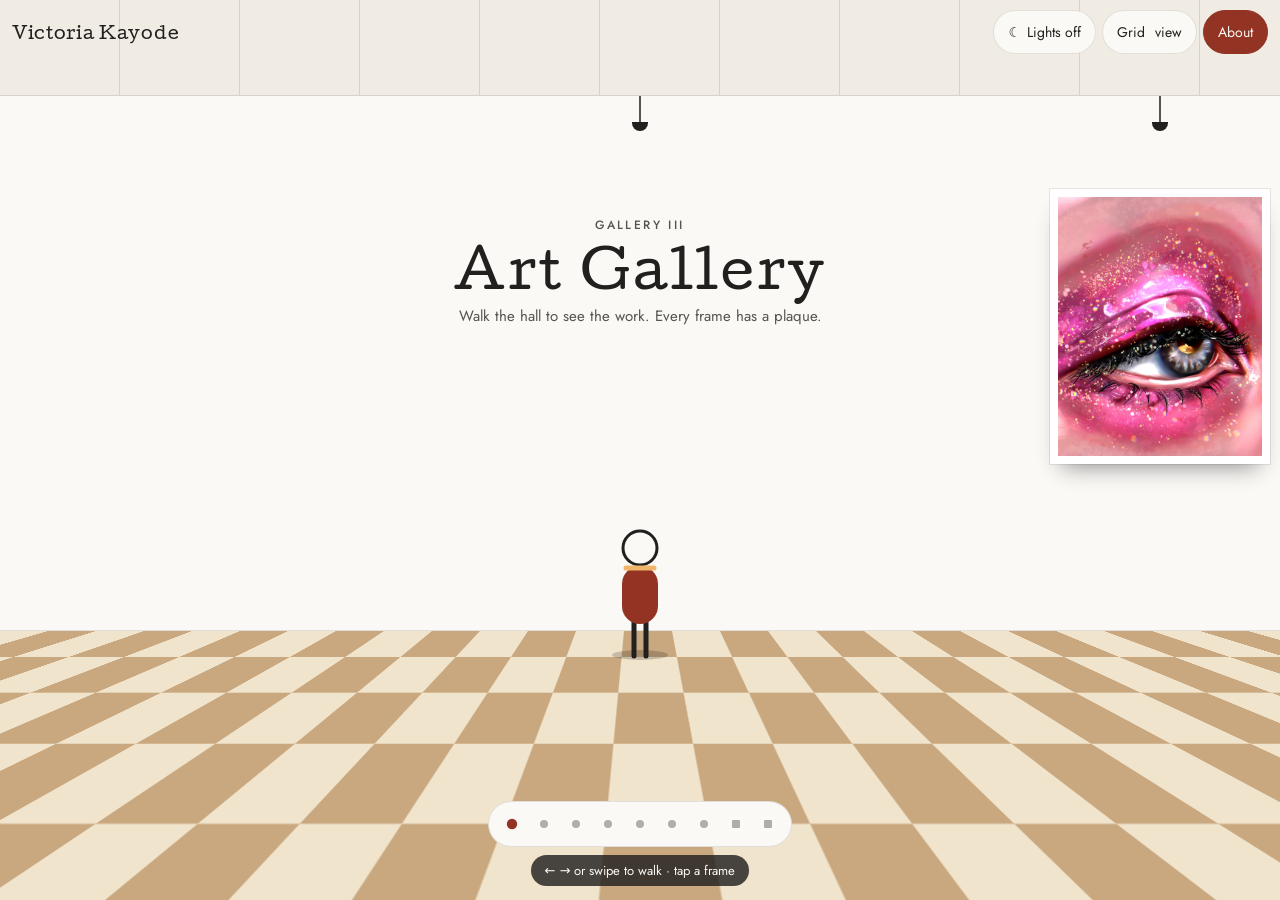
<file: gallery.html>
<!doctype html>
<html lang="en">
<head>
<meta charset="utf-8">
<meta name="viewport" content="width=device-width, initial-scale=1, viewport-fit=cover">
<title>Art Gallery · Victoria Kayode</title>
<link rel="preconnect" href="https://fonts.googleapis.com">
<link rel="preconnect" href="https://fonts.gstatic.com" crossorigin>
<link rel="stylesheet" href="https://fonts.googleapis.com/css2?family=Cutive&family=Jost:wght@300;400;500&display=swap">
<link rel="stylesheet" href="css/gallery.css">
</head>
<body>
<header class="bar">
  <a class="home" href="home.html">Victoria Kayode</a>
  <div class="actions">
    <button class="pill" id="lights" type="button" aria-pressed="false"><span aria-hidden="true">☾</span><span class="lbl-long">Lights off</span></button>
    <a class="pill" href="home.html#art">Grid<span class="lbl-long">&nbsp;view</span></a>
    <a class="pill solid" href="home.html#about">About</a>
  </div>
</header>

<main class="hall" id="hall" aria-label="Art Gallery hallway">
  <div class="ceiling" aria-hidden="true"><div class="beams" id="beams"></div></div>
  <div class="world" id="world"></div>
  <div class="floor" aria-hidden="true"><div class="plane" id="plane"></div></div>
  <div class="walker" id="walker" aria-hidden="true">
    <!-- Placeholder figure. Replace with Victoria's own character drawing when she supplies one. -->
    <svg viewBox="0 0 80 150" width="80" height="150">
      <g class="leg leg-a"><line x1="34" y1="104" x2="34" y2="142"/></g>
      <g class="leg leg-b"><line x1="46" y1="104" x2="46" y2="142"/></g>
      <rect class="body" x="22" y="52" width="36" height="58" rx="18"/>
      <circle class="head" cx="40" cy="34" r="17"/>
      <path class="scarf" d="M26 54h28"/>
    </svg>
  </div>
  <div class="hud">
    <div class="dots" id="dots" role="group" aria-label="Walk to"></div>
    <p class="hint" id="hint"><span class="hint-key">← →</span> or swipe to walk · tap a frame</p>
  </div>
</main>

<dialog class="sheet" id="sheet" aria-labelledby="sheet-t">
  <div class="sheet-art" id="sheet-art"></div>
  <h2 id="sheet-t"></h2>
  <p class="sheet-m" id="sheet-m"></p>
  <p class="sheet-s" id="sheet-s"></p>
  <form method="dialog"><button class="btn" type="submit">Back to the hallway</button></form>
</dialog>

<script src="js/gallery.js" defer></script>
</body>
</html>
</file>
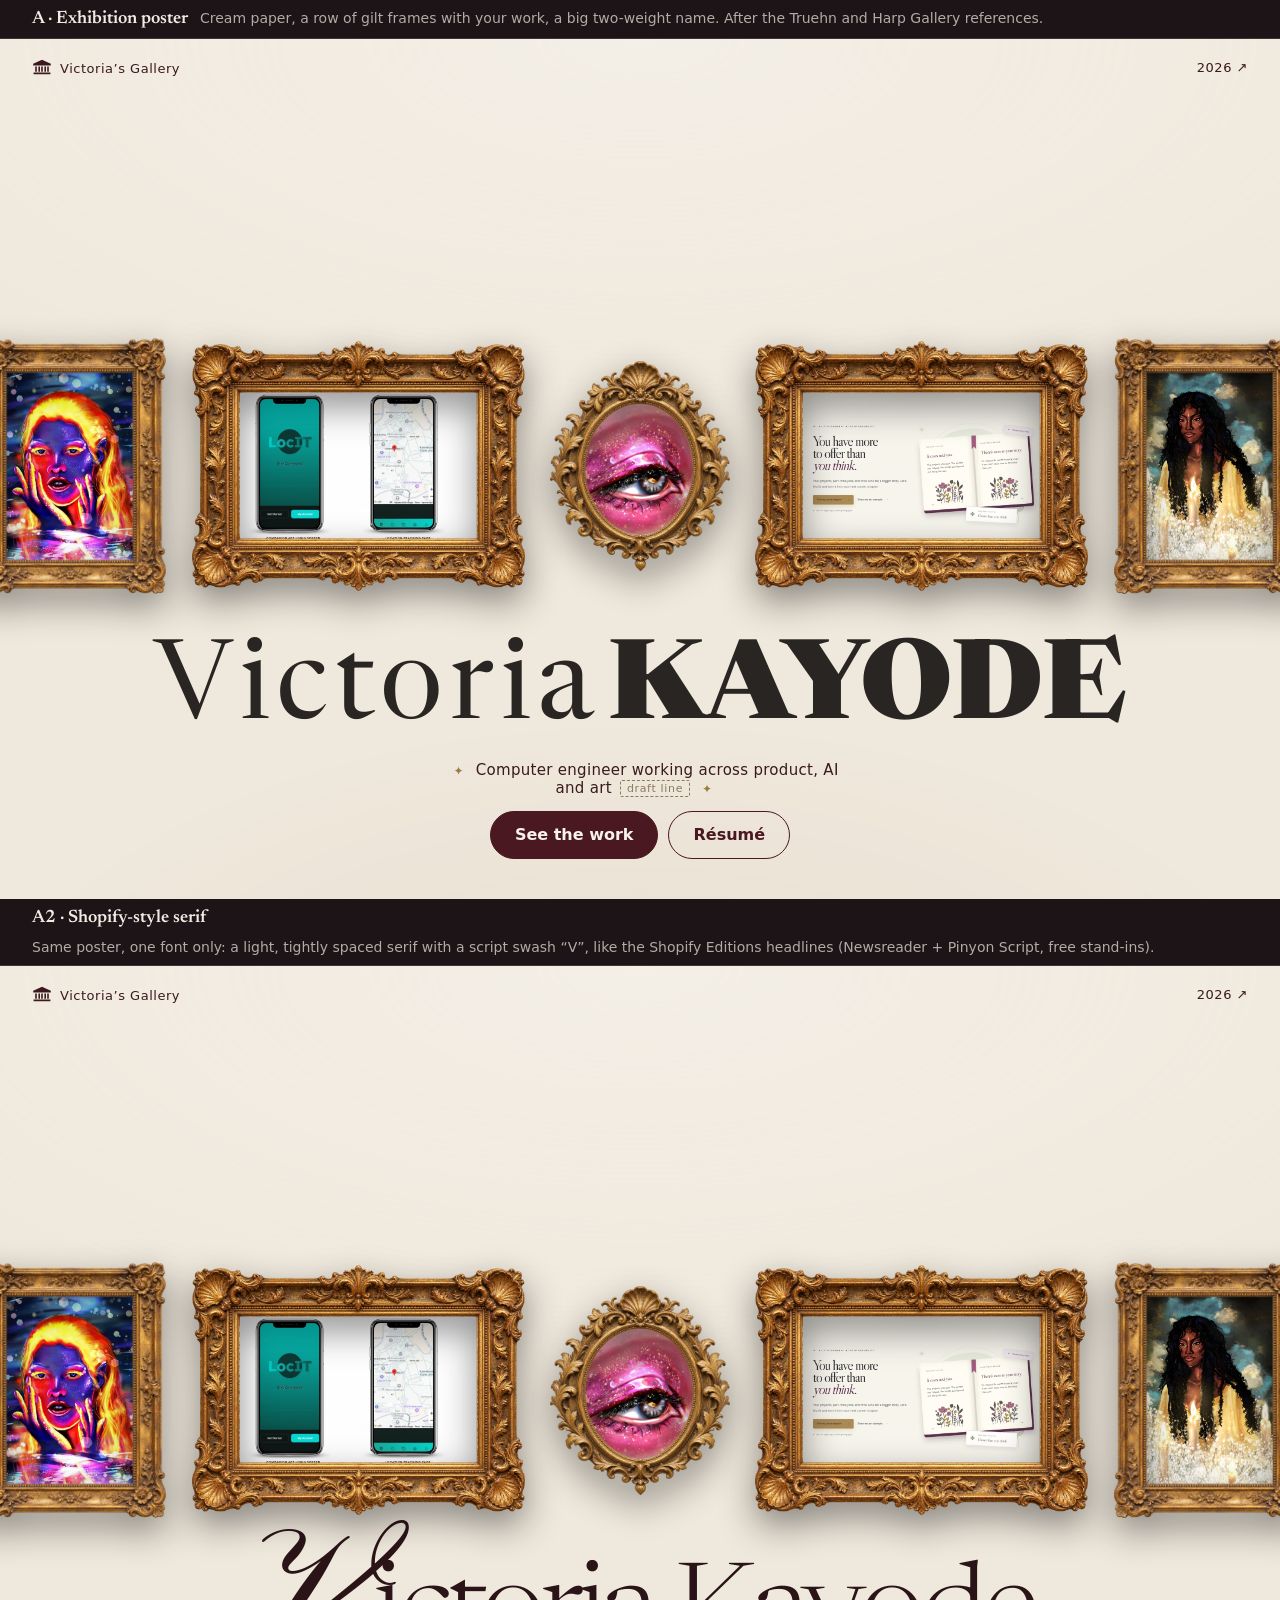
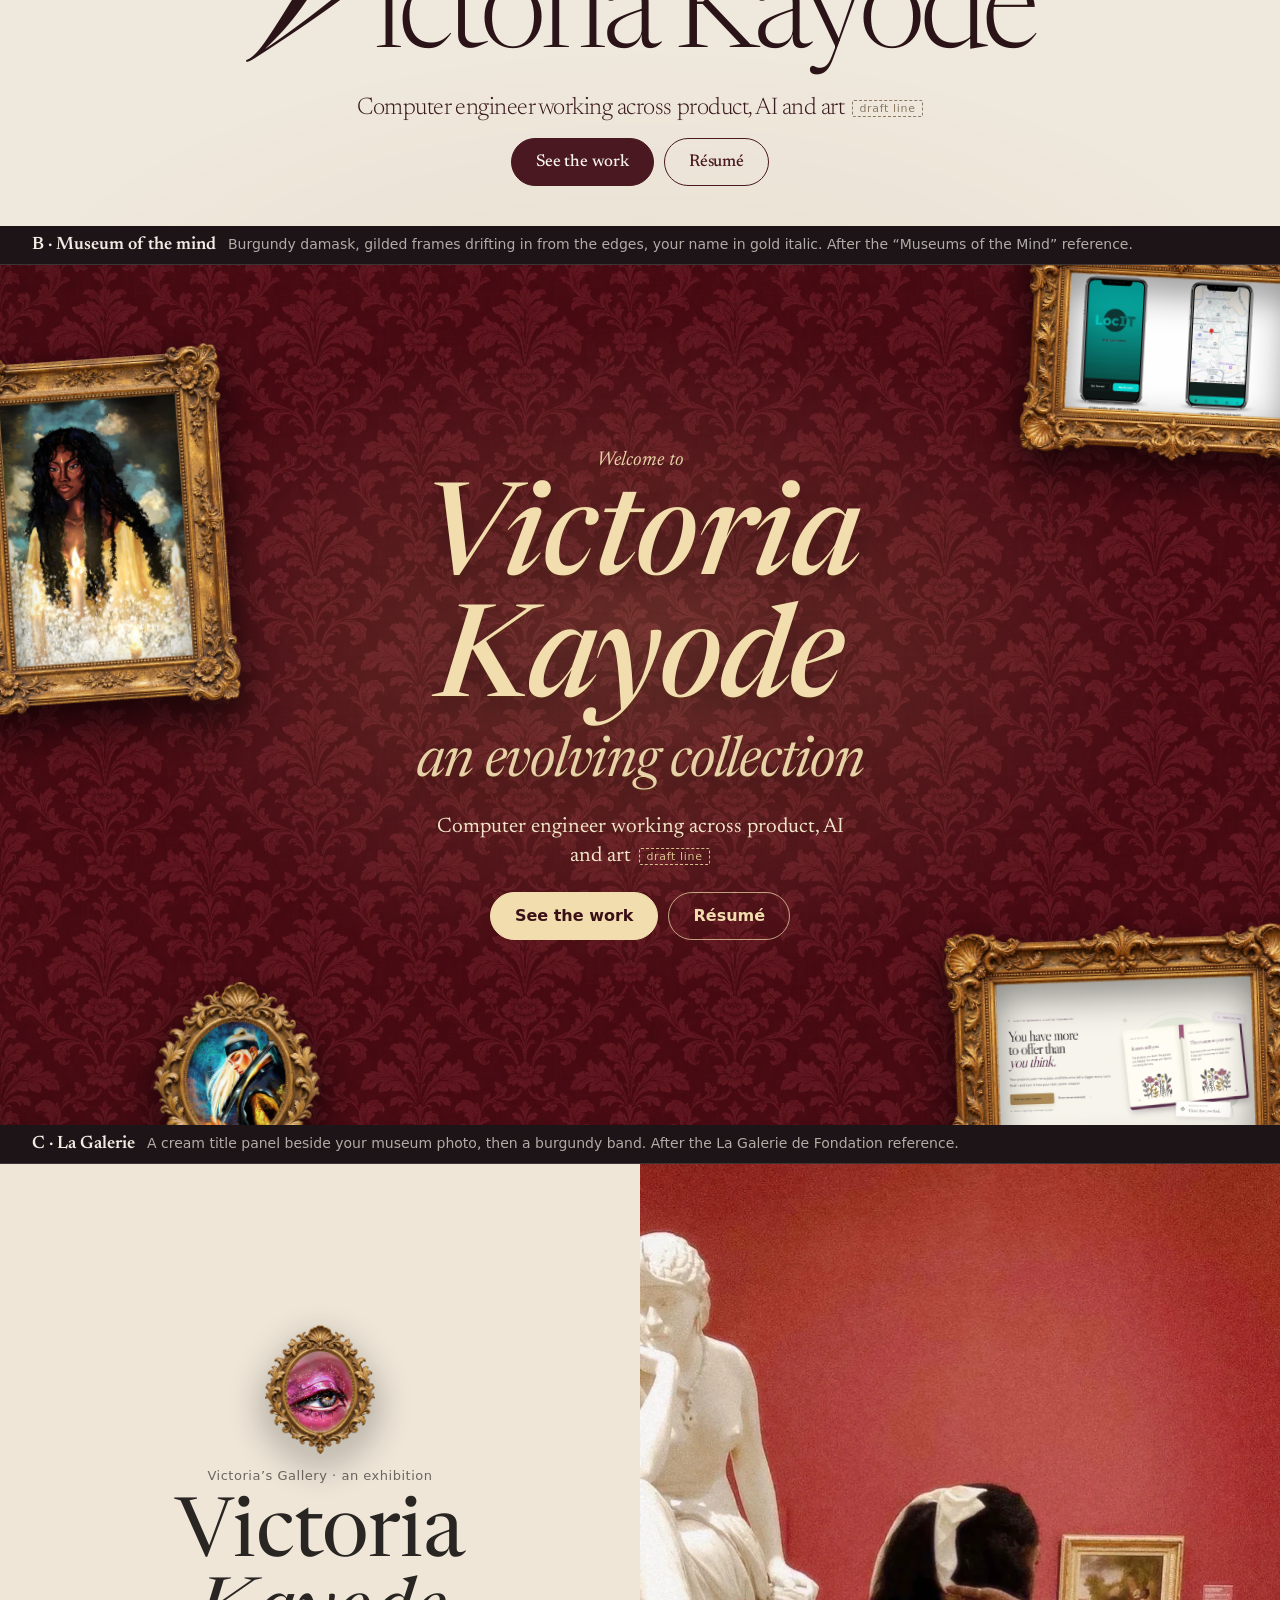
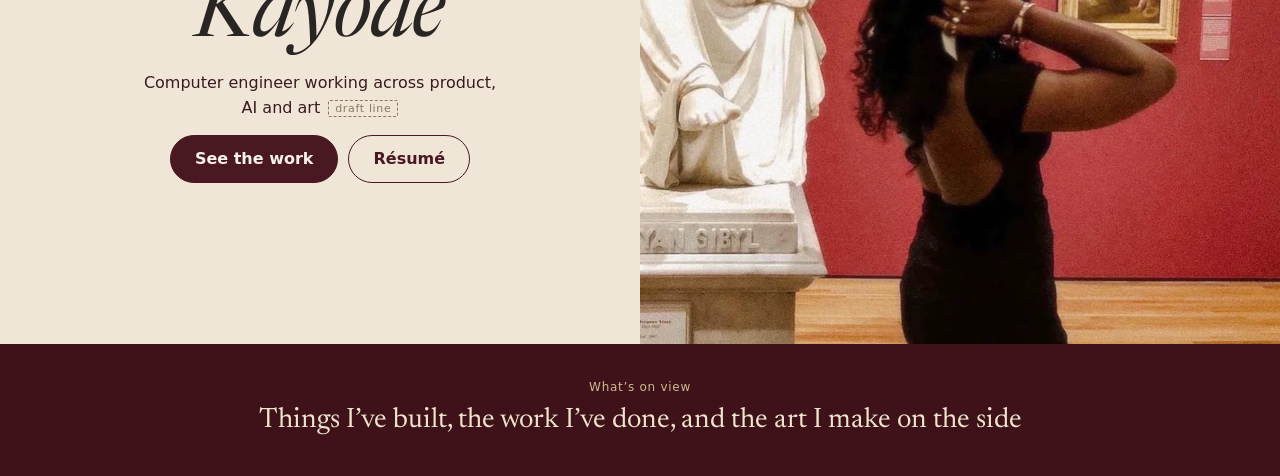
<file: hero-options.html>
<!doctype html>
<html lang="en">
<head>
<meta charset="utf-8">
<meta name="viewport" content="width=device-width, initial-scale=1, viewport-fit=cover">
<title>Hero Options</title>
<meta name="robots" content="noindex">
<link rel="preconnect" href="https://fonts.googleapis.com">
<link rel="preconnect" href="https://fonts.gstatic.com" crossorigin>
<link rel="stylesheet" href="https://fonts.googleapis.com/css2?family=Bodoni+Moda:ital,opsz,wght@0,6..96,400..800;1,6..96,400..700&family=Inter:wght@400;500;600&family=Newsreader:ital,opsz,wght@0,6..72,200..500;1,6..72,300..400&family=Pinyon+Script&display=swap">
<link rel="stylesheet" href="css/tokens.css">
<link rel="stylesheet" href="css/site.css">
<style>
  /* Preview page only: three candidate heroes for Victoria's Gallery. */
  body{background:#1c1416}
  .opt-tag{position:relative;z-index:50;margin:0;display:flex;gap:12px;align-items:baseline;flex-wrap:wrap;padding:10px var(--gutter);background:#1c1416;color:#F0ECE4;font:500 14px var(--font-body);border-bottom:1px solid rgba(240,236,228,.15)}
  .opt-tag b{font:600 18px var(--font-display)}
  .opt-tag span{color:rgba(240,236,228,.7)}
  .h{position:relative;overflow:hidden;min-height:min(100svh,860px)}
  .pframe{display:block}
  .pf-art img{object-position:center}
  .draft{display:inline-block;font:500 11px var(--font-body);letter-spacing:.06em;color:#8a7a62;border:1px dashed currentColor;border-radius:2px;padding:1px 6px;margin-left:8px;vertical-align:middle}

  /* ---------- Option A: exhibition poster (cream paper, a row of gilt frames, a big two-weight name) ---------- */
  .ha{background:#EFE8DC;color:#3A1A1E;padding:20px var(--gutter) 40px;display:grid;grid-template-columns:minmax(0,1fr);grid-template-rows:auto 1fr auto;gap:16px}
  @media (max-width:700px){.ha{grid-template-rows:auto auto auto;align-content:space-between;min-height:auto;gap:40px;padding-bottom:48px}.ha-row{margin-top:24px}}
  .ha::before{content:"";position:absolute;inset:0;pointer-events:none;opacity:.5;background:radial-gradient(120% 80% at 50% 0%,rgba(255,255,255,.6),transparent 60%),radial-gradient(90% 70% at 50% 120%,rgba(120,80,40,.12),transparent 60%)}
  .ha-bar{position:relative;display:flex;justify-content:space-between;align-items:center;font:500 13px var(--font-body);letter-spacing:.04em}
  .ha-bar svg{width:20px;height:16px;vertical-align:-2px;margin-right:8px}
  .ha-row{position:relative;display:flex;justify-content:center;align-items:center;gap:clamp(12px,2vw,28px);overflow:visible;align-self:end}
  .ha-row .pframe{flex:none}
  .ha-row .f1{width:clamp(110px,15vw,220px)}
  .ha-row .f2{width:clamp(180px,26vw,380px)}
  .ha-row .f3{width:clamp(110px,14vw,200px)}
  .ha-row .f4{width:clamp(180px,26vw,380px)}
  .ha-row .f5{width:clamp(110px,15vw,220px)}
  .ha-name{position:relative;display:flex;flex-wrap:wrap;align-items:baseline;justify-content:center;gap:0 .3em;margin:0;line-height:.95;text-align:center}
  .ha-name .n1{font:400 clamp(44px,8.6vw,124px)/1 var(--font-display);letter-spacing:.06em}
  .ha-name .n2{font:800 clamp(44px,8.6vw,124px)/1 var(--font-display);letter-spacing:-.01em;text-transform:uppercase}
  .ha-foot{position:relative;display:grid;gap:14px;align-self:start;padding-top:clamp(8px,3vh,32px);justify-items:center;text-align:center}
  .ha-foot .line{font:500 15px var(--font-body);letter-spacing:.02em;margin:0;max-width:44ch}
  .ha-foot .line::before,.ha-foot .line::after{content:"✦";color:#9b7b45;margin:0 12px;font-size:12px}
  .ha .actions{display:flex;flex-wrap:wrap;gap:10px;justify-content:center}
  .ha .btn-primary{background:#4A1820;border-color:#4A1820;color:#F7F2EA}
  .ha .btn-secondary{background:transparent;color:#4A1820;border-color:#4A1820}
  @media (max-width:700px){
    .ha-row{gap:8px}.ha-row .f1,.ha-row .f5{display:none}
    .ha-row .f2,.ha-row .f4{width:38vw}.ha-row .f3{width:22vw}
  }

  /* ---------- Option A2: same poster, one serif in the Shopify Editions style: light, tight, with a script swash initial ---------- */
  .ha2{--shop:"Newsreader",Georgia,serif}
  .ha2 .ha-name{display:block;font:300 clamp(56px,9.2vw,136px)/1 var(--shop);font-optical-sizing:auto;letter-spacing:-.045em;color:#2A1418}
  .ha2 .ha-name .sw{font:400 1.55em/0 "Pinyon Script",cursive;letter-spacing:0;margin-right:.2em;position:relative;top:.06em;color:#2A1418}
  .ha2 .ha-foot .line{font:300 clamp(19px,2vw,24px)/1.3 var(--shop);letter-spacing:-.02em}
  .ha2 .ha-foot .line::before,.ha2 .ha-foot .line::after{content:none}
  .ha2 .btn{font-family:var(--shop);font-weight:500;letter-spacing:-.01em;font-size:17px}
  @media (max-width:700px){.ha2 .ha-name{font-size:clamp(48px,14vw,64px);line-height:1.05}}
  /* ---------- Option B: museum of the mind (burgundy damask, scattered gilded frames, gold script name) ---------- */
  .hb{background:#4A141B;color:#F3E6C8;display:grid;place-items:center;padding:56px var(--gutter)}
  .hb::before{content:"";position:absolute;inset:0;background:image-set(url(assets/frames/damask.webp) type("image/webp"),url(assets/frames/damask.jpg) type("image/jpeg")) 0 0/var(--damask) var(--damask);opacity:.55}
  .hb::after{content:"";position:absolute;inset:0;background:radial-gradient(60% 55% at 50% 45%,rgba(255,214,150,.18),transparent 70%),radial-gradient(120% 100% at 50% 50%,transparent 55%,rgba(0,0,0,.45))}
  .hb .pframe{position:absolute;z-index:1;filter:drop-shadow(0 18px 24px rgba(0,0,0,.45))}
  .hb .s1{width:clamp(150px,21vw,300px);left:-3%;top:10%;transform:rotate(-4deg)}
  .hb .s2{width:clamp(170px,24vw,340px);right:-4%;top:-4%;transform:rotate(3deg)}
  .hb .s3{width:clamp(110px,13vw,190px);left:12%;bottom:-6%;transform:rotate(2deg)}
  .hb .s4{width:clamp(200px,28vw,400px);right:-2%;bottom:-8%;transform:rotate(-2deg)}
  .hb-in{position:relative;z-index:2;text-align:center;display:grid;justify-items:center;gap:14px;max-width:760px}
  .hb .eyebrow2{font:400 italic 20px var(--font-display);color:#E6D2A6;margin:0}
  .hb h2{margin:0;font:italic 500 clamp(56px,10vw,132px)/.95 var(--font-display);color:#F1DDAE;letter-spacing:-.01em;text-shadow:0 2px 0 rgba(90,50,10,.35),0 10px 30px rgba(0,0,0,.35)}
  .hb h2 small{display:block;font:400 italic clamp(28px,4.6vw,56px)/1.1 var(--font-display);color:#E6D2A6;margin-top:6px}
  .hb .line{font:400 clamp(17px,2vw,21px)/1.4 var(--font-display);color:#F3E6C8;margin:4px 0 6px;max-width:34ch}
  .hb .actions{display:flex;flex-wrap:wrap;gap:10px;justify-content:center}
  .hb .btn-primary{background:#F1DDAE;color:#3A1016;border-color:#F1DDAE}
  .hb .btn-secondary{background:transparent;color:#F1DDAE;border-color:rgba(241,221,174,.7)}
  @media (max-width:700px){.hb .s1{width:34vw;top:3%;left:-10%}.hb .s2{width:38vw;top:-2%;right:-12%}.hb .s3{display:none}.hb .s4{width:46vw;bottom:-5%;right:-14%}.hb-in{padding:120px 0 150px}}

  /* ---------- Option C: la galerie (cream title panel beside your museum photo, burgundy band) ---------- */
  .hc{background:#3E1218;display:grid;grid-template-columns:1fr;min-height:auto}
  .hc-panel{background:#EFE6D8;color:#3A1A1E;display:grid;align-content:center;justify-items:center;text-align:center;gap:14px;padding:56px var(--gutter)}
  .hc-crest{width:110px}
  .hc .eyebrow2{font:500 13px var(--font-body);letter-spacing:.04em;color:#6D665F;margin:0}
  .hc h2{margin:0;font:400 clamp(48px,6.4vw,92px)/.98 var(--font-display);letter-spacing:-.01em}
  .hc h2 em{font-style:italic}
  .hc .line{font:400 16px/1.55 var(--font-body);max-width:36ch;margin:0}
  .hc .actions{display:flex;flex-wrap:wrap;gap:10px;justify-content:center}
  .hc .btn-primary{background:#4A1820;border-color:#4A1820;color:#F7F2EA}
  .hc .btn-secondary{background:transparent;color:#4A1820;border-color:#4A1820}
  .hc-photo{position:relative;min-height:62svh}
  .hc-photo img{position:absolute;inset:0;width:100%;height:100%;object-fit:cover;object-position:50% 40%}
  .hc-band{grid-column:1/-1;color:#F0E4CE;text-align:center;padding:36px var(--gutter);font:400 clamp(20px,2.4vw,28px)/1.35 var(--font-display)}
  .hc-band small{display:block;font:500 12px var(--font-body);letter-spacing:.06em;color:#CFB98F;margin-bottom:8px}
  @media (min-width:900px){.hc{grid-template-columns:1fr 1fr}.hc-photo{min-height:auto}.hc-panel{min-height:min(88svh,780px)}}
</style>
</head>
<body>
<svg width="0" height="0" style="position:absolute" aria-hidden="true"><symbol id="museum" viewBox="0 0 48 40"><path fill="currentColor" d="M24 2 2 12v4h44v-4L24 2Zm-17 17v13h4V19H7Zm8 0v13h4V19h-4Zm7 0v13h4V19h-4Zm8 0v13h4V19h-4Zm7 0v13h4V19h-4ZM3 34v4h42v-4H3Z"/></symbol></svg>

<!-- ============ A ============ -->
<p class="opt-tag"><b>A · Exhibition poster</b><span>Cream paper, a row of gilt frames with your work, a big two-weight name. After the Truehn and Harp Gallery references.</span></p>
<section class="h ha" aria-label="Option A">
  <div class="ha-bar"><span><svg aria-hidden="true"><use href="#museum"/></svg>Victoria’s Gallery</span><span>2026 ↗</span></div>
  <div class="ha-row" aria-hidden="true">
    <span class="pframe pframe--portrait f1"><span class="pf-art"><img src="assets/art/neon.webp" alt=""></span><img class="pf-frame" src="assets/frames/frame-portrait.webp" alt=""></span>
    <span class="pframe pframe--landscape f2"><span class="pf-art"><img src="assets/projects/locit/app-screens-hd.webp" alt=""></span><img class="pf-frame" src="assets/frames/frame-landscape.webp" alt=""></span>
    <span class="pframe pframe--oval f3"><span class="pf-art"><img src="assets/art/glitter-eye.webp" alt=""></span><img class="pf-frame" src="assets/frames/frame-oval.webp" alt=""></span>
    <span class="pframe pframe--landscape f4"><span class="pf-art"><img src="assets/projects/fairy-job-mother/storybook-hero.webp" alt=""></span><img class="pf-frame" src="assets/frames/frame-landscape.webp" alt=""></span>
    <span class="pframe pframe--portrait f5"><span class="pf-art"><img src="assets/art/candlelight.webp" alt=""></span><img class="pf-frame" src="assets/frames/frame-portrait.webp" alt=""></span>
  </div>
  <div class="ha-foot">
    <h1 class="ha-name"><span class="n1">Victoria</span><span class="n2">Kayode</span></h1>
    <p class="line">Computer engineer working across product, AI and art<span class="draft">draft line</span></p>
    <div class="actions"><a class="btn btn-primary" href="#">See the work</a><a class="btn btn-secondary" href="#">Résumé</a></div>
  </div>
</section>

<!-- ============ A2 ============ -->
<p class="opt-tag"><b>A2 · Shopify-style serif</b><span>Same poster, one font only: a light, tightly spaced serif with a script swash “V”, like the Shopify Editions headlines (Newsreader + Pinyon Script, free stand-ins).</span></p>
<section class="h ha ha2" aria-label="Option A2">
  <div class="ha-bar"><span><svg aria-hidden="true"><use href="#museum"/></svg>Victoria’s Gallery</span><span>2026 ↗</span></div>
  <div class="ha-row" aria-hidden="true">
    <span class="pframe pframe--portrait f1"><span class="pf-art"><img src="assets/art/neon.webp" alt=""></span><img class="pf-frame" src="assets/frames/frame-portrait.webp" alt=""></span>
    <span class="pframe pframe--landscape f2"><span class="pf-art"><img src="assets/projects/locit/app-screens-hd.webp" alt=""></span><img class="pf-frame" src="assets/frames/frame-landscape.webp" alt=""></span>
    <span class="pframe pframe--oval f3"><span class="pf-art"><img src="assets/art/glitter-eye.webp" alt=""></span><img class="pf-frame" src="assets/frames/frame-oval.webp" alt=""></span>
    <span class="pframe pframe--landscape f4"><span class="pf-art"><img src="assets/projects/fairy-job-mother/storybook-hero.webp" alt=""></span><img class="pf-frame" src="assets/frames/frame-landscape.webp" alt=""></span>
    <span class="pframe pframe--portrait f5"><span class="pf-art"><img src="assets/art/candlelight.webp" alt=""></span><img class="pf-frame" src="assets/frames/frame-portrait.webp" alt=""></span>
  </div>
  <div class="ha-foot">
    <h1 class="ha-name"><span class="sw">V</span>ictoria Kayode</h1>
    <p class="line">Computer engineer working across product, AI and art<span class="draft">draft line</span></p>
    <div class="actions"><a class="btn btn-primary" href="#">See the work</a><a class="btn btn-secondary" href="#">Résumé</a></div>
  </div>
</section>

<!-- ============ B ============ -->
<p class="opt-tag"><b>B · Museum of the mind</b><span>Burgundy damask, gilded frames drifting in from the edges, your name in gold italic. After the “Museums of the Mind” reference.</span></p>
<section class="h hb" aria-label="Option B">
  <span class="pframe pframe--portrait s1" aria-hidden="true"><span class="pf-art"><img src="assets/art/candlelight.webp" alt=""></span><img class="pf-frame" src="assets/frames/frame-portrait.webp" alt=""></span>
  <span class="pframe pframe--landscape s2" aria-hidden="true"><span class="pf-art"><img src="assets/projects/locit/app-screens-hd.webp" alt=""></span><img class="pf-frame" src="assets/frames/frame-landscape.webp" alt=""></span>
  <span class="pframe pframe--oval s3" aria-hidden="true"><span class="pf-art"><img src="assets/art/swordsman.webp" alt=""></span><img class="pf-frame" src="assets/frames/frame-oval.webp" alt=""></span>
  <span class="pframe pframe--landscape s4" aria-hidden="true"><span class="pf-art"><img src="assets/projects/fairy-job-mother/storybook-hero.webp" alt=""></span><img class="pf-frame" src="assets/frames/frame-landscape.webp" alt=""></span>
  <div class="hb-in">
    <p class="eyebrow2">Welcome to</p>
    <h2>Victoria Kayode<small>an evolving collection</small></h2>
    <p class="line">Computer engineer working across product, AI and art<span class="draft" style="color:#d9c08f">draft line</span></p>
    <div class="actions"><a class="btn btn-primary" href="#">See the work</a><a class="btn btn-secondary" href="#">Résumé</a></div>
  </div>
</section>

<!-- ============ C ============ -->
<p class="opt-tag"><b>C · La Galerie</b><span>A cream title panel beside your museum photo, then a burgundy band. After the La Galerie de Fondation reference.</span></p>
<section class="h hc" aria-label="Option C">
  <div class="hc-panel">
    <span class="pframe pframe--oval hc-crest" aria-hidden="true"><span class="pf-art"><img src="assets/art/glitter-eye.webp" alt=""></span><img class="pf-frame" src="assets/frames/frame-oval.webp" alt=""></span>
    <p class="eyebrow2">Victoria’s Gallery · an exhibition</p>
    <h2>Victoria<br><em>Kayode</em></h2>
    <p class="line">Computer engineer working across product, AI and art<span class="draft">draft line</span></p>
    <div class="actions"><a class="btn btn-primary" href="#">See the work</a><a class="btn btn-secondary" href="#">Résumé</a></div>
  </div>
  <div class="hc-photo"><img src="assets/about/museum-visit.webp" alt="Victoria at a museum in front of a deep red gallery wall."></div>
  <p class="hc-band"><small>What’s on view</small>Things I’ve built, the work I’ve done, and the art I make on the side</p>
</section>
</body>
</html>
</file>
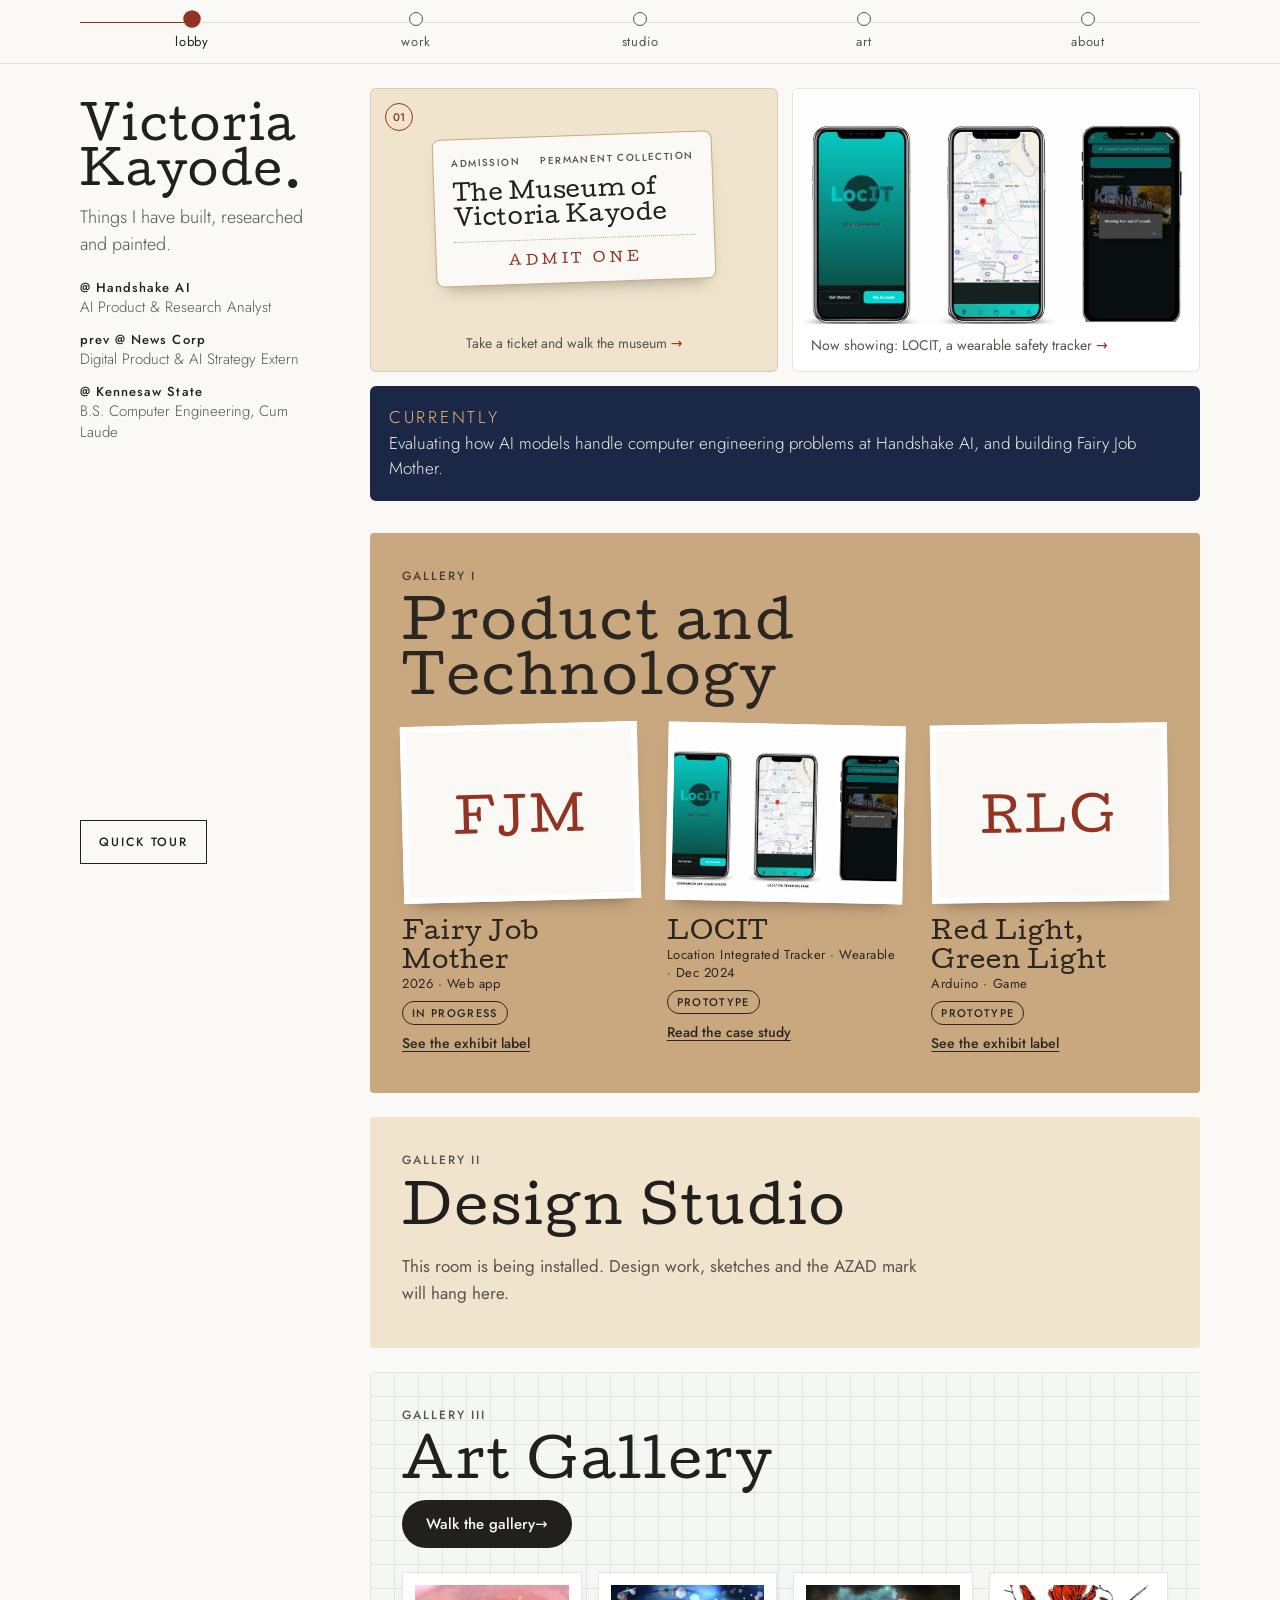
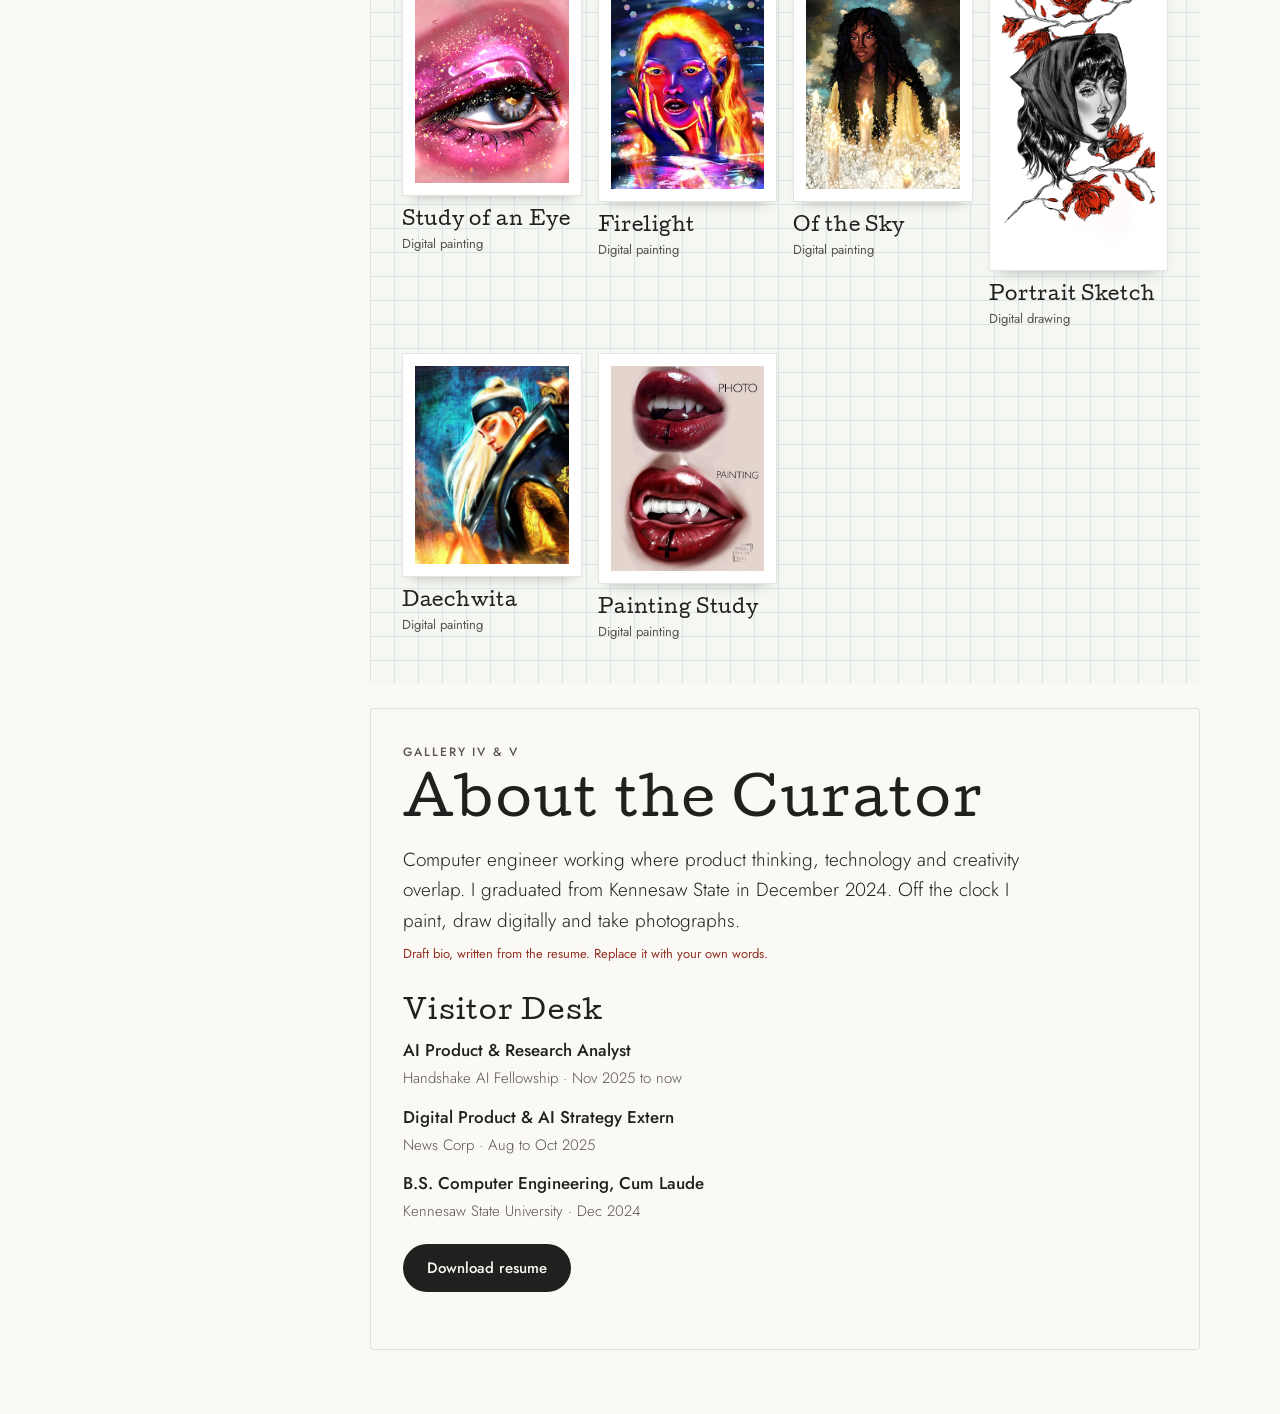
<file: home.html>
<!doctype html>
<html lang="en">
<head>
<meta charset="utf-8">
<meta name="viewport" content="width=device-width, initial-scale=1, viewport-fit=cover">
<title>Victoria Kayode · Museum Portfolio</title>
<link rel="preconnect" href="https://fonts.googleapis.com">
<link rel="preconnect" href="https://fonts.gstatic.com" crossorigin>
<link rel="stylesheet" href="https://fonts.googleapis.com/css2?family=Cutive&family=Jost:wght@300;400;500&display=swap">
<link rel="stylesheet" href="css/home.css">
</head>
<body>
<a class="skip" href="#work">Skip to the work</a>

<header class="rail">
  <nav aria-label="Rooms">
    <ol id="stations">
      <li><a href="#lobby" data-room="lobby"><i></i><span>lobby</span></a></li>
      <li><a href="#work" data-room="work"><i></i><span>work</span></a></li>
      <li><a href="#studio" data-room="studio"><i></i><span>studio</span></a></li>
      <li><a href="#art" data-room="art"><i></i><span>art</span></a></li>
      <li><a href="#about" data-room="about"><i></i><span>about</span></a></li>
    </ol>
    <span class="track" aria-hidden="true"><b id="trackfill"></b></span>
  </nav>
</header>

<div class="shell">
  <aside class="curator">
    <h1>Victoria<br>Kayode.</h1>
    <p class="line">Things I have built, researched and painted.</p>
    <dl class="where">
      <div><dt>@ Handshake AI</dt><dd>AI Product &amp; Research Analyst</dd></div>
      <div><dt>prev @ News Corp</dt><dd>Digital Product &amp; AI Strategy Extern</dd></div>
      <div><dt>@ Kennesaw State</dt><dd>B.S. Computer Engineering, Cum Laude</dd></div>
    </dl>
    <a class="quick" href="#work">Quick tour</a>
  </aside>

  <main>
    <section id="lobby" class="room room-lobby" aria-labelledby="lobby-h">
      <h2 id="lobby-h" class="vh">Lobby</h2>
      <div class="bento">
        <a class="tile tile-ticket" href="index.html">
          <span class="no">01</span>
          <div class="miniticket" aria-hidden="true">
            <p class="k"><span>Admission</span><span>Permanent collection</span></p>
            <p class="t">The Museum of Victoria Kayode</p>
            <p class="admit">Admit one</p>
          </div>
          <span class="cap">Take a ticket and walk the museum <em>→</em></span>
        </a>
        <a class="tile tile-shot" id="feature" href="case-study.html?p=locit">
          <img src="assets/projects/locit/companion-app-screens.jpg" alt="LOCIT companion app: sign-in, live location map and geofence warning screens." loading="eager">
          <span class="cap">Now showing: LOCIT, a wearable safety tracker <em>→</em></span>
        </a>
        <div class="tile tile-now">
          <p class="lbl">Currently</p>
          <p>Evaluating how AI models handle computer engineering problems at Handshake AI, and building Fairy Job Mother.</p>
        </div>
      </div>
    </section>

    <section id="work" class="room room-work" aria-labelledby="work-h">
      <p class="lbl">Gallery I</p>
      <h2 id="work-h">Product and Technology</h2>
      <ul class="works" id="works"></ul>
    </section>

    <section id="studio" class="room room-studio" aria-labelledby="studio-h">
      <p class="lbl">Gallery II</p>
      <h2 id="studio-h">Design Studio</h2>
      <p class="soon">This room is being installed. Design work, sketches and the AZAD mark will hang here.</p>
    </section>

    <section id="art" class="room room-art" aria-labelledby="art-h">
      <p class="lbl">Gallery III</p>
      <h2 id="art-h">Art Gallery</h2>
      <p class="walkin"><a class="btn" href="gallery.html">Walk the gallery <span aria-hidden="true">→</span></a></p>
      <ul class="frames" id="frames"></ul>
    </section>

    <section id="about" class="room room-about" aria-labelledby="about-h">
      <p class="lbl">Gallery IV &amp; V</p>
      <h2 id="about-h">About the Curator</h2>
      <p class="bio">Computer engineer working where product thinking, technology and creativity overlap. I graduated from Kennesaw State in December 2024. Off the clock I paint, draw digitally and take photographs.</p>
      <p class="draft-note">Draft bio, written from the resume. Replace it with your own words.</p>
      <h3>Visitor Desk</h3>
      <ul class="cv">
        <li><b>AI Product &amp; Research Analyst</b><span>Handshake AI Fellowship · Nov 2025 to now</span></li>
        <li><b>Digital Product &amp; AI Strategy Extern</b><span>News Corp · Aug to Oct 2025</span></li>
        <li><b>B.S. Computer Engineering, Cum Laude</b><span>Kennesaw State University · Dec 2024</span></li>
      </ul>
      <p class="desk"><a class="btn" href="assets/Victoria_Kayode_Resume.pdf">Download resume</a></p>
    </section>
  </main>
</div>
<script src="js/home.js" defer></script>
</body>
</html>
</file>
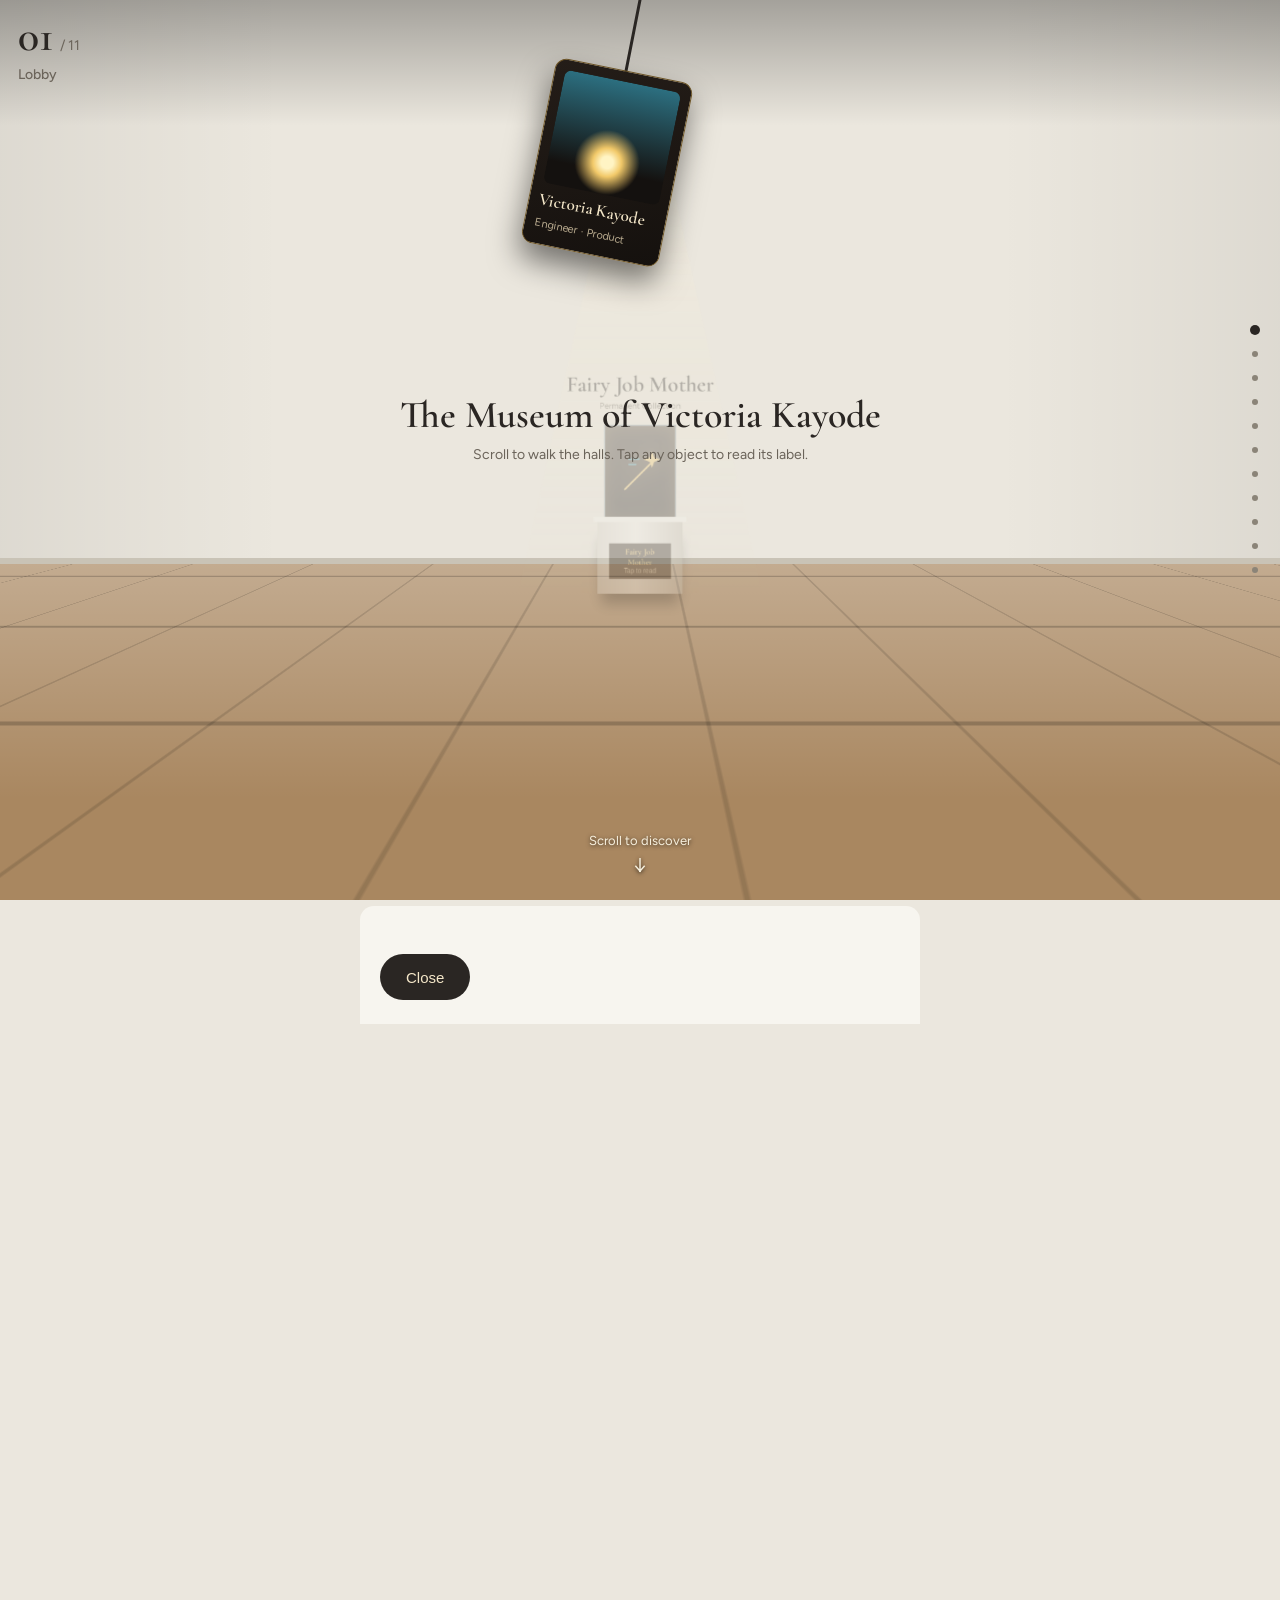
<file: museum.html>
<!DOCTYPE html>
<html lang="en">
<head>
<meta charset="utf-8">
<meta name="viewport" content="width=device-width, initial-scale=1, viewport-fit=cover">
<title>The Museum of Victoria Kayode</title>
<link rel="stylesheet" href="https://fonts.googleapis.com/css2?family=Cormorant+Garamond:wght@500;600&family=Figtree:wght@400;500&display=swap">
<link rel="stylesheet" href="css/style.css">
<link rel="stylesheet" href="css/passage.css">
<script>try{if(sessionStorage.getItem("museum-passage")==="1"&&!matchMedia("(prefers-reduced-motion: reduce)").matches)document.documentElement.classList.add("arriving")}catch(e){}</script>
</head>
<body>
<div id="stage">
<div class="layer" id="wall2"></div><div class="layer shade"></div>
<div id="floor"><div id="plane"></div><div id="floor2"></div><div id="sheen"></div></div>
<div id="items"></div>
</div>
<div id="hud"><div id="bar"></div><div id="count"></div><div id="room"></div><div id="dots"></div>
<div id="cue">Scroll to discover<span>↓</span></div></div>
<div id="spacers"></div>
<div id="veil"></div>
<div id="sheet" role="dialog" aria-modal="true"><div class="big" id="sb"></div><h3 id="st"></h3><small id="sm"></small><div id="sx"></div><button class="x" id="sc">Close</button></div>

<script src="js/passage.js" defer></script>
<script src="js/main.js" defer></script>
</body>
</html>
</file>
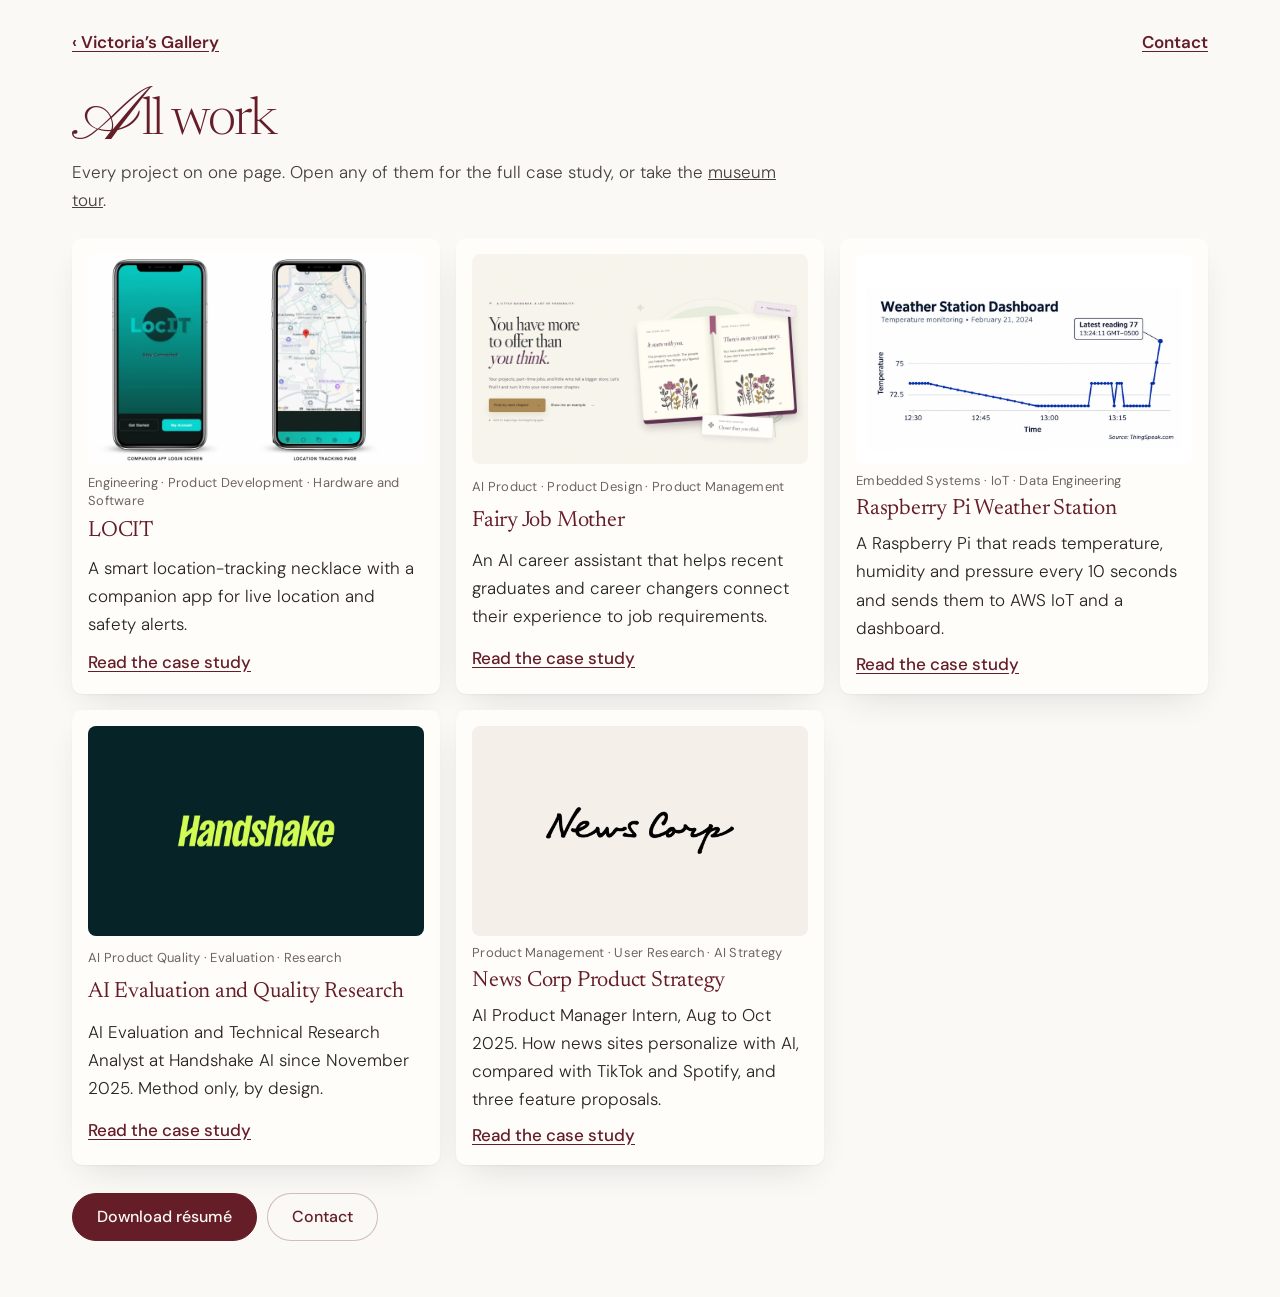
<file: work.html>
<!doctype html>
<html lang="en" class="no-js">
<head>
<meta charset="utf-8">
<meta name="viewport" content="width=device-width, initial-scale=1, viewport-fit=cover">
<title>All work · Victoria Kayode · Victoria's Gallery</title>
<meta name="description" content="Every project in Victoria's Gallery on one page: LOCIT, Fairy Job Mother, News Corp product strategy, AI evaluation and a Raspberry Pi logger.">
<meta property="og:title" content="All work · Victoria Kayode">
<meta property="og:description" content="Computer engineer working across product, AI and project engineering. Case studies, experience and art by Victoria Kayode.">
<meta property="og:type" content="website">
<meta property="og:url" content="https://damisikayode0312.github.io/Portfolio-website/work.html">
<meta property="og:image" content="https://damisikayode0312.github.io/Portfolio-website/assets/og-card.jpg">
<meta property="og:image:width" content="1200">
<meta property="og:image:height" content="630">
<meta property="og:image:alt" content="Victoria Kayode&#39;s name under a row of gilt frames holding her projects and paintings.">
<meta name="twitter:card" content="summary_large_image">
<link rel="canonical" href="https://damisikayode0312.github.io/Portfolio-website/work.html">
<link rel="icon" href="assets/favicon.svg" type="image/svg+xml">
<link rel="preconnect" href="https://fonts.googleapis.com">
<link rel="preconnect" href="https://fonts.gstatic.com" crossorigin>
<link rel="stylesheet" href="https://fonts.googleapis.com/css2?family=Newsreader:ital,opsz,wght@0,6..72,200..600;1,6..72,200..600&family=Pinyon+Script&family=DM+Sans:opsz,wght@9..40,300..600&display=swap">
<link rel="stylesheet" href="css/tokens.css">
<link rel="stylesheet" href="css/site.css">
<link rel="stylesheet" href="css/soft.css">
<style>
  body{background:var(--parchment)}
  .qv{max-width:var(--max);margin:0 auto;padding:20px var(--gutter) 56px}
  .qv-top{display:flex;flex-wrap:wrap;gap:8px 16px;align-items:center;justify-content:space-between;margin-bottom:20px}
  .qv-top a{display:inline-flex;align-items:center;min-height:44px;color:var(--burgundy-ink);font-weight:600;text-underline-offset:3px}
  .qv h1{font-size:clamp(32px,8vw,52px);color:var(--burgundy-ink)}
  .qv .intro{margin:8px 0 24px;max-width:60ch}
  .grid{list-style:none;margin:0;padding:0;display:grid;gap:16px}
  @media (min-width:640px){.grid{grid-template-columns:repeat(2,1fr)}}
  @media (min-width:1024px){.grid{grid-template-columns:repeat(3,1fr)}}
  .card{display:grid;gap:8px;height:100%;padding:16px;border-radius:var(--r-img);background:#FFFDFA;box-shadow:var(--soft-lift);text-decoration:none;color:var(--ink)}
  .card img,.card .frame-ph{width:100%;aspect-ratio:16/10;object-fit:cover;object-position:top;border-radius:8px;background:#fff}
  .card .frame-ph{border-radius:8px}
  .card .logo-ph{display:grid;place-items:center;aspect-ratio:16/10;border-radius:8px;background:#F4EFE8}
  .card .logo-ph img{width:auto;height:auto;max-width:56%;max-height:42%;aspect-ratio:auto;object-fit:contain;background:none;border-radius:0}
  .card .logo-ph.is-fill{display:block;overflow:hidden}
  .card .logo-ph.is-fill img{width:100%;height:100%;max-width:none;max-height:none;object-fit:cover}
  .card h2{font-size:22px;font-weight:400;letter-spacing:-.01em;color:var(--burgundy-ink)}
  .card .cat{font:400 13px/1.4 var(--font-body);letter-spacing:.02em;color:var(--muted)}
  .card .go{color:var(--burgundy-ink);font-weight:500;text-decoration:underline;text-underline-offset:3px}
  .qv-foot{margin-top:28px;display:flex;flex-wrap:wrap;gap:10px}
</style>
<script>document.documentElement.classList.replace('no-js','js');</script>
</head>
<body>
<main class="qv">
  <div class="qv-top"><a href="index.html#home">‹ Victoria’s Gallery</a><a href="index.html#contact">Contact</a></div>
  <h1 data-swash>All work</h1>
  <p class="intro">Every project on one page. Open any of them for the full case study, or take the <a href="index.html">museum tour</a>.</p>
  <ul class="grid" id="grid"><li>Loading…</li></ul>
  <div class="qv-foot" id="foot"></div>
</main>
<script>
fetch('data/exhibits.json').then(function(r){return r.json();}).then(function(d){
  function esc(s){return String(s==null?'':s).replace(/[&<>"']/g,function(c){return{'&':'&amp;','<':'&lt;','>':'&gt;','"':'&quot;',"'":'&#39;'}[c];});}
  document.getElementById('grid').innerHTML=d.exhibits.map(function(x){
    return '<li><a class="card" href="case-study.html?p='+encodeURIComponent(x.slug)+'">'+(x.image?'<img src="'+esc(x.image.src)+'" alt="'+esc(x.image.alt)+'" loading="lazy">':x.logo?'<div class="logo-ph'+(x.logo.fill?' is-fill':'')+'"><img src="'+esc(x.logo.src)+'" alt="'+esc(x.logo.alt)+'" loading="lazy"></div>':'<div class="frame-ph">Placeholder · Project image needed</div>')+
      '<span class="cat">'+esc(x.category)+'</span><h2>'+esc(x.title)+'</h2><p>'+esc(x.teaser)+'</p><span class="go">Read the case study</span></a></li>';}).join('');
});
fetch('data/site.json').then(function(r){return r.json();}).then(function(s){
  document.getElementById('foot').innerHTML=(s.resume&&s.resume.href?'<a class="btn btn-primary" href="'+s.resume.href+'" download>Download résumé</a>':'<span class="btn btn-primary" aria-disabled="true">Résumé coming soon</span>')+'<a class="btn btn-secondary" href="index.html#contact">Contact</a>';
});
</script>
<script src="js/swash.js" defer></script>
</body>
</html>
</file>
<file: css/tokens.css>
/* Victoria's Gallery design tokens (Nov 2026 direction: clean modern gallery, burgundy exhibition).
   Swap values here and every page follows. Gold is decoration only on light backgrounds (2.75:1);
   on burgundy use --gold-light for small text (6.6:1). */
:root{
  --paper:#FAF9F6;      /* main almost-white background */
  --ivory:#F0ECE4;      /* soft surfaces, museum labels */
  --burgundy:#651E28;   /* exhibition wall, primary buttons */
  --wine:#42151C;       /* deep accents */
  --charcoal:#282522;   /* text */
  --muted:#6D665F;      /* secondary text on light (5.4:1) */
  --gold:#B49359;       /* decorative antique gold */
  --gold-light:#D6BE8C; /* gold for small text on burgundy */
  --line:#DDD5C8;       /* hairlines on light */

  /* names used by earlier components, mapped onto the new palette */
  --cream:var(--paper); --parchment:var(--paper); --champagne:var(--ivory);
  --burgundy-ink:var(--burgundy); --door:var(--burgundy); --wall:var(--burgundy); --wall-deep:var(--wine); --bordeaux:var(--wine);
  --ink:var(--charcoal); --brass:var(--muted); --gold-bright:var(--gold-light); --taupe:var(--line);
  --stone:var(--ivory); --oxblood:var(--wine); --brick:var(--burgundy); --night:var(--charcoal);

  /* doodle swatches, sampled from storyboard screen 07 */
  --sw-burgundy:#5A101B; --sw-rose:#BD5965; --sw-ochre:#D09641; --sw-green:#737054; --sw-blue:#7A86A6; --sw-lavender:#B69AB7;

  --font-display:"Newsreader",Georgia,"Times New Roman",serif;  /* was "Bodoni Moda" until Nov 2026 */
  --font-script:"Pinyon Script","Snell Roundhand",cursive;
  --font-body:"DM Sans",system-ui,-apple-system,"Segoe UI",sans-serif;  /* was "Inter" until Nov 2026 */

  --s1:4px; --s2:8px; --s3:12px; --s4:16px; --s5:24px; --s6:32px; --s7:48px; --s8:72px; --s9:112px;
  --gutter:max(20px,env(safe-area-inset-left,0px)); --max:1200px;
  --r-img:10px; --r-pill:999px;
  --shadow:0 14px 28px rgba(40,37,34,.18);

  --ease-out:cubic-bezier(.2,.7,.2,1); --ease-spring:cubic-bezier(.3,.7,.2,1);
  --t-micro:150ms; --t-reveal:480ms; --t-spot:450ms; --t-move:600ms;

  --nav-h:88px;
}
@media (min-width:720px){:root{--gutter:max(32px,env(safe-area-inset-left,0px)); --nav-h:68px}}
</file>
<file: css/site.css>
/* Victoria's Gallery. Phone first, then tablet and desktop.
   Every section sets its own background and color. Motion is optional: see the reduced-motion block at the end. */
@view-transition{navigation:auto}
:root{--damask:300px}
@media (min-width:1024px){:root{--damask:420px}}
*{box-sizing:border-box}
html{overflow-x:clip;scroll-padding-top:var(--nav-h);-webkit-text-size-adjust:100%}
body{margin:0;background:var(--paper);color:var(--charcoal);font:400 16px/1.65 var(--font-body);-webkit-font-smoothing:antialiased}
@media (min-width:1024px){body{font-size:17px}}
img{max-width:100%;display:block}
a{color:inherit}
h1,h2,h3{font-family:var(--font-display);font-optical-sizing:auto;font-weight:300;margin:0;text-wrap:balance;line-height:1.05;letter-spacing:-.035em;color:var(--charcoal)}
h3{font-weight:400;letter-spacing:-.01em}
em{font-family:var(--font-display);font-style:normal;font-weight:400}
.hero-line em{font-style:italic}
p{margin:0}
.skip{position:absolute;left:-9999px;top:8px;z-index:300;background:var(--ink);color:var(--cream);padding:12px 16px;border-radius:var(--r-pill)}
.skip:focus{left:8px}
:focus-visible{outline:3px solid var(--burgundy-ink);outline-offset:2px}
[data-tone="dark"] :focus-visible,.entrance :focus-visible,.nav.on-dark :focus-visible{outline-color:var(--gold-bright)}
.label{font:500 13px/1.4 var(--font-body);letter-spacing:.02em;color:var(--muted)}
.lede{font:italic 400 19px/1.45 var(--font-display)}
.caption{font-size:14px;opacity:.85}
.placeholder{border:1.5px dashed var(--brass);background:repeating-linear-gradient(135deg,rgba(90,70,54,.08) 0 8px,transparent 8px 16px);
  color:var(--brass);padding:12px 14px;border-radius:8px;font-size:14px}

/* one button style, one secondary */
.btn{display:inline-flex;align-items:center;justify-content:center;gap:8px;min-height:48px;padding:0 24px;border-radius:var(--r-pill);
  font:600 16px/1 var(--font-body);text-decoration:none;cursor:pointer;border:1.5px solid transparent;transition:transform var(--t-micro),filter var(--t-micro)}
.btn-primary{background:var(--door);color:var(--cream);border-color:var(--door)}
.btn-secondary{background:var(--cream);color:var(--burgundy-ink);border-color:var(--burgundy-ink)}
.btn:hover{transform:translateY(-1px);filter:brightness(.92)}
.btn:active{transform:scale(.98)}
.btn[aria-disabled="true"],.btn:disabled{opacity:.55;cursor:not-allowed;transform:none;filter:none}
.btn svg{width:18px;height:18px;fill:none;stroke:currentColor;stroke-width:1.5;stroke-linecap:round;stroke-linejoin:round}

/* Picture frames: Victoria's supplied gilt frames (assets/frames). The picture sits behind the frame's transparent
   opening, tucked a little under the molding; each frame keeps its own proportions via aspect-ratio. */
.pframe{--ratio:1416/1062;--t:20.62%;--r:14.41%;--b:21%;--l:14.27%;--bleed:.6%;
  position:relative;display:block;width:100%;aspect-ratio:var(--ratio)}
.pframe--landscape{--ratio:1416/1062;--t:20.62%;--r:14.41%;--b:21%;--l:14.27%}
.pframe--portrait{--ratio:973/1297;--t:13.57%;--r:17.37%;--b:13.34%;--l:17.06%}
.pframe--oval{--ratio:1108/1293;--t:20.42%;--r:20.67%;--b:17.25%;--l:19.77%;--bleed:.4%}
.pframe>.pf-art{position:absolute;z-index:0;overflow:hidden;background:var(--parchment);
  top:calc(var(--t) - var(--bleed));right:calc(var(--r) - var(--bleed));bottom:calc(var(--b) - var(--bleed));left:calc(var(--l) - var(--bleed));
  box-shadow:inset 0 3px 12px rgba(0,0,0,.45)}
.pframe--oval>.pf-art{border-radius:50%}
.pframe>.pf-art>img{display:block;width:100%;height:100%;object-fit:cover;object-position:top}
.pframe>.pf-art>video{display:block;width:100%;height:100%;object-fit:cover;object-position:center;background:#F9F5EE}
.pframe>.pf-frame{position:absolute;inset:0;z-index:1;width:100%;height:100%;pointer-events:none;user-select:none;-webkit-user-drag:none;filter:drop-shadow(0 14px 18px rgba(0,0,0,.45))}
.frame-ph{display:grid;place-items:center;text-align:center;padding:16px;height:100%;color:var(--brass);font:600 12px/1.4 var(--font-body);letter-spacing:.12em;text-transform:uppercase;
  background:repeating-linear-gradient(135deg,#E4DED6 0 10px,#D8D1C7 10px 20px)}
/* ===== 01 ticket ===== */
.entrance{display:none}
.ticketing .entrance{display:flex}
.ticketing body{overflow:hidden}
.entrance{position:fixed;inset:0;z-index:200;flex-direction:column;align-items:center;justify-content:center;gap:16px;overflow:hidden;
  padding:calc(24px + env(safe-area-inset-top,0px)) var(--gutter) calc(24px + env(safe-area-inset-bottom,0px));color:var(--cream);
  background:url(../assets/frames/damask.jpg) 0 0/var(--damask) var(--damask),radial-gradient(120% 70% at 50% 0,var(--brick),transparent 70%),var(--wall-deep);
  transition:opacity .45s ease}
.entrance::after{content:"";position:absolute;inset:auto 0 0;height:60%;background:radial-gradient(70% 90% at 50% 100%,rgba(228,222,214,.7),transparent 70%);opacity:0;transition:opacity .5s ease;pointer-events:none}
.entrance.leaving::after{opacity:1}
.entrance.leaving{opacity:0;transition-delay:.2s}
.entrance-mark{width:40px;height:34px;color:var(--gold-bright)}
.entrance-rule{width:120px;height:1px;background:linear-gradient(90deg,transparent,var(--gold-bright),transparent);margin-bottom:8px}
.entrance .btn-primary{background:var(--parchment);color:var(--burgundy-ink);border-color:var(--parchment)}
.skip-ticket{display:inline-flex;align-items:center;min-height:44px;color:var(--champagne);font-size:15px;text-underline-offset:3px}

/* ===== nav ===== */
.nav{position:sticky;top:0;z-index:100;background:var(--cream);color:var(--burgundy-ink);border-bottom:1px solid var(--taupe);
  padding-top:env(safe-area-inset-top,0px);transition:background .3s,color .3s}
.nav.on-dark{background:var(--wall-deep);color:var(--cream)}
.nav-in{max-width:var(--max);margin:0 auto;padding:0 var(--gutter);height:var(--nav-h);display:flex;flex-direction:column;align-items:center;justify-content:center;gap:0}
.brand{display:inline-flex;align-items:center;gap:10px;min-height:44px;text-decoration:none;font:400 19px var(--font-display);letter-spacing:-.01em}
.brand svg{width:26px;height:22px}
.nav ul{list-style:none;margin:0;padding:0;display:flex;gap:2px}
.nav ul a{display:inline-flex;align-items:center;min-height:44px;padding:0 12px;text-decoration:none;font:500 15px var(--font-body);position:relative}
.nav ul a::after{content:"";position:absolute;left:12px;right:12px;bottom:8px;height:2px;background:var(--gold-bright);transform:scaleX(0);transition:transform .25s var(--ease-out)}
.nav ul a[aria-current]::after{transform:scaleX(1)}
.nav ul a[aria-current]{font-weight:600}
@media (max-width:480px){.nav ul{gap:0}.nav ul a{padding:0 7px;font-size:14px}.nav ul a::after{left:7px;right:7px}}
@media (max-width:379px){.nav ul li:first-child{display:none}}
@media (min-width:720px){.nav-in{flex-direction:row;justify-content:space-between}}
.ticketing .nav,.ticketing main,.ticketing .foot{visibility:hidden}

section{position:relative}

/* ===== hero ===== */

/* ===== exhibition: one wall, moved sideways by vertical scroll (js/exhibition.js) ===== */
.exhibition{--gap:7vw;--h:calc(100svh - var(--nav-h) - 250px);position:relative;background:var(--burgundy);color:var(--ivory)}
.ex-stage{position:sticky;top:var(--nav-h);height:calc(100svh - var(--nav-h));overflow:clip;display:flex;align-items:center;
  background:linear-gradient(rgba(66,21,28,.55),transparent 22%,transparent 70%,rgba(66,21,28,.6)),var(--burgundy)}
.ex-stage::before{content:"";position:absolute;left:0;right:0;top:22px;height:1px;background:var(--gold);opacity:.5;z-index:1}
.ex-wall{position:relative;display:flex;align-items:center;gap:var(--gap);height:100%;flex:none;width:max-content;min-width:100%;will-change:transform}
/* Gallery I hangs on the same damask as the Playground; the paper travels with the frames as you walk */
.ex-wall::before{content:"";position:absolute;inset:0;z-index:0;pointer-events:none;
  background:image-set(url(../assets/frames/damask.webp) type("image/webp"),url(../assets/frames/damask.jpg) type("image/jpeg")) 0 0/var(--damask) var(--damask);opacity:.5}
.ex-room{display:flex;align-items:center;gap:var(--gap);height:100%;position:relative}
.ex-art{display:flex;align-items:center;gap:var(--gap);height:100%}
/* the Playground room hangs on damask, fading in and out at its edges */
.ex-room--art::before{content:"";position:absolute;top:0;bottom:0;left:calc(var(--gap) * -.5);right:calc(var(--gap) * -.5);z-index:0;pointer-events:none;
  background:image-set(url(../assets/frames/damask.webp) type("image/webp"),url(../assets/frames/damask.jpg) type("image/jpeg")) 0 0/var(--damask) var(--damask);opacity:.5;
  -webkit-mask-image:linear-gradient(90deg,transparent,#000 12%,#000 88%,transparent);mask-image:linear-gradient(90deg,transparent,#000 12%,#000 88%,transparent)}
.ex-item{flex:none;position:relative;z-index:1;display:flex;flex-direction:column;align-items:center;isolation:isolate}
.ex-panel{width:min(74vw,400px);align-items:flex-start;color:var(--ivory)}
.ex-panel .label{color:var(--gold-light)}
.ex-panel h2{color:var(--ivory);font-size:clamp(38px,10vw,60px);margin:10px 0 14px}
.ex-panel h2 em{color:var(--gold-light)}
.ex-panel p{max-width:34ch;color:rgba(240,236,228,.86)}
.ex-link{display:inline-flex;align-items:center;min-height:44px;margin-top:10px;margin-right:18px;color:var(--gold-light);font:500 15px var(--font-body);text-underline-offset:4px}
.ex-end-line{font:300 clamp(30px,8vw,44px)/1.1 var(--font-display);letter-spacing:-.035em;color:var(--ivory)!important;margin:10px 0 8px}
.ex-end-line em{color:var(--gold-light)}

.ex-exhibit .ex-open{background:none;border:0;padding:0;font:inherit;cursor:pointer;display:flex;flex-direction:column;align-items:center;text-decoration:none;color:inherit;border-radius:4px}
.ex-exhibit .ex-open:focus-visible{outline:3px solid var(--gold-light);outline-offset:10px}
.ex-exhibit .pframe{width:var(--w);filter:brightness(calc(.6 + .46 * var(--light,0)));transition:transform .35s var(--ease-out)}
.ex-exhibit .ex-open:hover .pframe{transform:translateY(-4px)}
.ex-exhibit.f-landscape{--w:min(74vw,calc(var(--h) * 1.333),640px)}
.ex-exhibit.f-portrait{--w:min(58vw,calc(var(--h) * .75),420px)}
.ex-exhibit.f-oval{--w:min(58vw,calc(var(--h) * .857),400px)}
.ex-exhibit.is-small{--w:min(54vw,calc(var(--h) * .62),340px)}
.ex-exhibit.f-landscape.is-small{--w:min(66vw,calc(var(--h) * 1.05),500px)}
/* warm spotlight behind the frame, never on top of the artwork */
.ex-spot{position:absolute;z-index:-1;left:50%;top:44%;width:170%;aspect-ratio:1;transform:translate(-50%,-50%);pointer-events:none;border-radius:50%;
  background:radial-gradient(closest-side,rgba(255,226,176,.55),rgba(255,226,176,.22) 45%,rgba(255,226,176,0) 72%);opacity:var(--light,0)}
.ex-spot::before{content:"";position:absolute;left:50%;bottom:58%;width:46%;height:120%;transform:translateX(-50%);
  background:linear-gradient(rgba(255,226,176,.26),transparent 80%);clip-path:polygon(40% 0,60% 0,100% 100%,0 100%)}
/* the museum label */
.ex-label{display:block;margin-top:20px;width:min(72vw,300px);padding:12px 16px 14px;background:var(--ivory);color:var(--charcoal);text-align:left;border-radius:2px;
  box-shadow:0 8px 18px rgba(30,8,12,.35);opacity:calc(.4 + .6 * var(--light,0));transform:translateY(calc((1 - var(--light,0)) * 8px))}
.ex-label .lbl-cat{display:block;font:500 10.5px/1.35 var(--font-body);letter-spacing:.14em;text-transform:uppercase;color:var(--muted)}
.ex-label .lbl-title{display:block;font:400 21px/1.15 var(--font-display);letter-spacing:-.01em;margin:4px 0 4px}
.ex-label .lbl-meta{display:block;font-size:13.5px;line-height:1.45;color:var(--muted)}
.ex-label .lbl-cta{display:block;margin-top:8px;font:500 13.5px var(--font-body);color:var(--burgundy)}
.ex-label .lbl-missing{display:inline-block;margin-top:6px;font:500 10.5px var(--font-body);letter-spacing:.1em;text-transform:uppercase;color:var(--muted);border:1px dashed var(--muted);padding:3px 6px;border-radius:2px}
.ex-exhibit .ex-open:hover .lbl-cta{text-decoration:underline;text-underline-offset:3px}
.ex-progress{position:absolute;left:var(--gutter);right:var(--gutter);bottom:max(18px,env(safe-area-inset-bottom,0px));height:2px;background:rgba(240,236,228,.18);z-index:2}
.ex-progress i{display:block;height:100%;width:100%;background:var(--gold-light);transform-origin:0 50%;transform:scaleX(0)}
@media (min-width:900px){.exhibition{--gap:clamp(96px,10vw,180px);--h:calc(100svh - var(--nav-h) - 230px)}.ex-label{width:300px}}
/* reduced motion, or no JS: the same exhibits as a calm vertical gallery, all lit */
.exhibition.is-static{height:auto!important;overflow:clip}
.exhibition.is-static .ex-stage{position:static;height:auto;overflow:visible;display:block;padding:56px 0 72px}
.exhibition.is-static .ex-wall,.exhibition.is-static .ex-room,.exhibition.is-static .ex-art{flex-direction:column;height:auto;transform:none!important;gap:64px}
.exhibition.is-static .ex-wall{padding:0 var(--gutter)!important}
.exhibition.is-static .ex-room--art{padding:48px 0}
.exhibition.is-static .ex-room--art::before{left:calc(var(--gutter) * -1);right:calc(var(--gutter) * -1);-webkit-mask-image:none;mask-image:none}
.exhibition.is-static .ex-progress{display:none}
.no-js .exhibition .ex-stage{position:static;height:auto}
@media (min-width:900px){.exhibition.is-static .ex-art,.exhibition.is-static .ex-room--work{flex-direction:row;flex-wrap:wrap;justify-content:center;align-items:flex-start}}

/* ===== shared pop-in ===== */
.js [data-pop]{opacity:0;transform:translateY(14px) scale(.97);transition:opacity var(--t-reveal) var(--ease-out),transform var(--t-reveal) var(--ease-out)}
.js [data-pop].in{opacity:1;transform:none}

/* ===== 05 about ===== */
.about{background:var(--cream);color:var(--ink);padding:var(--s7) var(--gutter) var(--s8)}
.about-grid{max-width:var(--max);margin:0 auto;display:grid;gap:24px}
.about-side{display:grid;grid-template-columns:auto 1fr;gap:16px 18px;align-items:center}
.portrait{width:132px}
.portrait .frame-ph{font-size:10px;padding:8px}
.about h2{font-size:clamp(26px,7vw,36px);color:var(--burgundy-ink)}
.about-actions{grid-column:1/-1;display:flex;flex-wrap:wrap;gap:10px}
.intro{font-size:17px;max-width:60ch}
.human{display:grid;gap:10px;margin:22px 0 8px;max-width:60ch}
.human h3,.journey-h{font-size:22px;color:var(--burgundy-ink)}
.journey-h{margin-top:28px}
.journey{list-style:none;margin:16px 0 0;padding:0 0 0 0;position:relative;display:grid;gap:34px;max-width:60ch}
.journey::before{content:"";position:absolute;left:10px;top:12px;bottom:12px;border-left:2px dotted var(--taupe)}
.journey-fill{position:absolute;left:10px;top:12px;width:2px;height:0;margin-left:0;background:var(--burgundy-ink);transition:height .15s linear}
.journey li{position:relative;padding-left:44px;min-height:24px}
.journey .node{position:absolute;left:0;top:2px;width:22px;height:22px;border-radius:50%;border:2px solid var(--burgundy-ink);background:var(--cream);transition:background .3s}
.journey .node::after{content:"";position:absolute;inset:-2px;border-radius:50%;border:2px solid var(--gold-bright);opacity:0}
.journey .mlabel{display:inline-block;font:500 18px var(--font-body);padding:2px 12px;margin-left:-12px;border-radius:var(--r-pill);transition:background .3s}
.journey .detail{margin-top:6px;color:var(--ink);font-size:15px;opacity:0;transform:translateY(8px);transition:opacity .4s var(--ease-out),transform .4s var(--ease-out)}
.journey .needs{display:block;margin-top:6px;font-size:13px;color:var(--brass)}
.journey li.lit .node{background:var(--gold-bright);border-color:var(--gold)}
.journey li.lit .mlabel{font-weight:600;background:var(--parchment)}
.journey li.lit .detail{opacity:1;transform:none}
.journey li.pulse .node::after{animation:pulse 1.6s var(--ease-out) 1}
@keyframes pulse{from{opacity:.9;transform:scale(1)}to{opacity:0;transform:scale(2.2)}}
@media (min-width:1024px){
  .about-grid{grid-template-columns:340px 1fr;gap:64px;align-items:start}
  .about-side{position:sticky;top:calc(var(--nav-h) + 32px);grid-template-columns:1fr;justify-items:start}
  .portrait{width:240px}
  .about h2{font-size:40px}
}

/* lightbox */
.lightbox{border:0;padding:20px 20px calc(20px + env(safe-area-inset-bottom,0px));width:min(92vw,560px);max-height:92vh;background:var(--parchment);color:var(--ink);border-radius:var(--r-img)}
.lightbox::backdrop{background:rgba(21,16,13,.8)}
.lb-frame{margin:0 auto 16px;width:min(100%,380px)}
.lb-frame .pframe--landscape{width:100%}
.lb-frame .pframe--portrait,.lb-frame .pframe--oval{width:min(100%,300px);margin:0 auto}
.lb-frame .pf-art>img{object-fit:contain;background:#fff}
.lb-frame .lb-img{display:block;width:auto;max-width:100%;max-height:min(62vh,560px);margin:0 auto;border-radius:2px;box-shadow:0 0 0 6px var(--gold),0 0 0 7px var(--wine),0 18px 40px rgba(40,37,34,.35)}
@media (min-width:720px){.lb-frame:has(.lb-img){width:min(100%,560px)}}
.lightbox h2{font-size:26px;color:var(--burgundy-ink)}
.lb-meta{color:var(--brass);font-size:14px;margin:4px 0 10px}
.lb-nav{display:flex;flex-wrap:wrap;gap:8px;margin-top:18px}

/* ===== 07 doodle ===== */
.doodle{background:var(--cream);color:var(--ink);padding:var(--s7) var(--gutter);text-align:center}
.doodle h2{font-size:clamp(28px,8vw,40px);color:var(--burgundy-ink)}
.flourish{color:var(--gold);font-weight:400}
.doodle .sub{font:400 16px var(--font-body);margin:6px 0 4px;color:var(--brass)}
.skip-doodle{display:inline-flex;align-items:center;min-height:44px;font-size:14px;color:var(--brass);text-underline-offset:3px}
.doodle-layout{max-width:760px;margin:12px auto 0;display:grid;gap:16px}
.doodle-frame{max-width:640px;width:100%;margin:0 auto}
.doodle-frame .pf-art{z-index:2}
#pad{display:block;width:100%;height:100%;background:#EFEAE3;touch-action:none;cursor:crosshair;position:relative;z-index:1;box-shadow:inset 0 2px 8px rgba(0,0,0,.25);transition:opacity .2s}
#pad.clearing{opacity:0}
.tools{display:flex;flex-wrap:wrap;align-items:center;justify-content:center;gap:8px}
.swatches{display:flex;gap:2px}
.swatches button{all:unset;width:44px;height:44px;display:grid;place-items:center;cursor:pointer;border-radius:50%}
.swatches button i{width:28px;height:28px;border-radius:50%;background:var(--c);box-shadow:inset 0 0 0 1px rgba(0,0,0,.15)}
.swatches button[aria-pressed="true"] i{box-shadow:0 0 0 2px var(--cream),0 0 0 4px var(--burgundy-ink)}
.swatches button:focus-visible{outline:3px solid var(--burgundy-ink);outline-offset:0}
.tool{display:inline-flex;align-items:center;gap:6px;min-height:44px;min-width:44px;padding:0 14px;border-radius:var(--r-pill);border:1.5px solid var(--burgundy-ink);background:var(--cream);color:var(--burgundy-ink);font:600 14px var(--font-body);cursor:pointer}
.tool svg{width:18px;height:18px;fill:none;stroke:currentColor;stroke-width:1.5;stroke-linecap:round;stroke-linejoin:round}
.doodle-note{margin-top:14px;font-size:13px;color:var(--brass)}
@media (min-width:1100px){.doodle-layout{grid-template-columns:1fr auto;max-width:900px;align-items:center}.tools{flex-direction:column}.swatches{flex-direction:column}}

/* ===== 08 closing ===== */
.closing{background:var(--cream);color:var(--ink);padding:var(--s7) var(--gutter) var(--s7);text-align:center;border-top:1px solid var(--taupe)}
.closing h2{font-size:clamp(28px,8vw,56px);color:var(--burgundy-ink);max-width:16ch;margin:0 auto 22px}
.contact-actions{display:grid;gap:12px;justify-items:center;max-width:420px;margin:0 auto 16px}
.contact-actions .row{display:flex;flex-wrap:wrap;gap:12px;justify-content:center}
.email-line{display:flex;align-items:center;justify-content:center;flex-wrap:wrap;gap:4px 8px;margin:0;font-size:16px}
.copy{min-height:48px;padding:0 12px;border:0;background:none;color:var(--burgundy-ink);font:500 14px var(--font-body);text-decoration:underline;text-underline-offset:4px;cursor:pointer}
.copy:focus-visible,.contact-links a:focus-visible{outline:2px solid var(--burgundy);outline-offset:2px;border-radius:4px}
.contact-links{display:flex;flex-wrap:wrap;justify-content:center;align-items:center;gap:0 12px;margin:0;color:var(--muted)}
.contact-links a{display:inline-flex;align-items:center;min-height:48px;padding:0 4px;color:var(--burgundy-ink);font-weight:500;text-decoration:underline;text-underline-offset:4px}
.contact-actions .note{font-size:13px;color:var(--brass)}
@media (min-width:1024px){.contact-actions{max-width:none}}

.foot{background:var(--cream);color:var(--burgundy-ink);text-align:center;padding:24px var(--gutter) calc(32px + env(safe-area-inset-bottom,0px));font-size:14px;display:grid;gap:8px}
.foot-mark{font:400 28px/1 var(--font-script);display:flex;align-items:center;justify-content:center;gap:12px}
.foot-mark .orn{width:6px;height:6px;color:var(--gold)}
.foot a{display:inline-flex;align-items:center;min-height:44px;text-underline-offset:3px}

/* ===== reduced motion: everything still works, nothing moves ===== */
@media (prefers-reduced-motion:reduce){
  @view-transition{navigation:none}
  *,*::before,*::after{animation:none!important;scroll-behavior:auto!important}
  .ticket,.stub,.entrance,.entrance::after,.btn,.hero-glimpse,.ex-exhibit .pframe,.journey .detail,.journey-fill,#pad{transition-duration:150ms!important;transition-property:opacity!important}
  .js [data-pop]{transform:none}
  .hero-glimpse,.hero-glimpse:hover,.ex-exhibit .ex-open:hover .pframe{transform:none}
}
.sr-only{position:absolute;width:1px;height:1px;padding:0;margin:-1px;overflow:hidden;clip:rect(0,0,0,0);white-space:nowrap;border:0}

/* ---------- Experience ---------- */
.experience{background:var(--paper);padding:var(--s8) var(--gutter)}
.exp-in{max-width:var(--max);margin:0 auto}
.experience h2{font-size:clamp(32px,8vw,52px);color:var(--burgundy-ink);margin:4px 0 var(--s5)}
.exp-list{list-style:none;margin:0;padding:0;display:grid;gap:var(--s4)}
@media (min-width:800px){.exp-list{grid-template-columns:1fr 1fr;gap:var(--s5)}}
.exp-card{display:grid;align-content:start;gap:4px;height:100%;padding:var(--s5);border-radius:12px;background:var(--ivory);box-shadow:0 0 0 1px var(--line);text-decoration:none;color:var(--charcoal);transition:box-shadow .2s var(--ease-out),transform .2s var(--ease-out)}
.exp-card:hover{box-shadow:0 0 0 1px var(--gold),0 8px 20px rgba(40,37,34,.08);transform:translateY(-2px)}
.exp-card:focus-visible{outline:2px solid var(--burgundy);outline-offset:3px}
.exp-co{font:300 clamp(28px,6.5vw,34px)/1.1 var(--font-display);letter-spacing:-.03em;color:var(--burgundy-ink)}
.exp-role{font-weight:500;margin-top:4px}
.exp-dates{font-size:14px;color:var(--muted)}
.exp-sum{margin-top:var(--s2);line-height:1.6;max-width:60ch}
.exp-cta{margin-top:var(--s3);color:var(--burgundy);font-weight:500}
.exp-card:hover .exp-cta{text-decoration:underline;text-underline-offset:4px}

/* ---------- Gallery II: the Playground, hung salon style ---------- */
.salon{position:relative;overflow:hidden;background:var(--burgundy);padding:var(--s8) var(--gutter) var(--s9);color:var(--ivory)}
.salon::before{content:"";position:absolute;inset:0;pointer-events:none;
  background:image-set(url(../assets/frames/damask.webp) type("image/webp"),url(../assets/frames/damask.jpg) type("image/jpeg")) 0 0/var(--damask) var(--damask);opacity:.5}
.salon::after{content:"";position:absolute;inset:0;pointer-events:none;background:linear-gradient(180deg,rgba(255,244,228,.07),rgba(0,0,0,0) 45%,rgba(0,0,0,.18))}
.salon-wall{position:relative;z-index:1;max-width:1280px;margin:0 auto;display:grid;grid-template-columns:1fr 1fr;gap:var(--s6) var(--s4);justify-items:center;align-items:end}
.salon-col{display:contents}
.title-card{grid-column:1/-1;width:min(100%,340px);padding:var(--s5);border-radius:1px;background:var(--label-card);color:var(--label-ink);box-shadow:0 1px 1px rgba(0,0,0,.2),0 10px 24px rgba(0,0,0,.28);font-family:var(--font-display);font-optical-sizing:auto}
.title-card h2{font-size:clamp(30px,7vw,38px);font-weight:300;color:var(--label-ink);margin:2px 0 var(--s2)}
.title-card p{margin:0}
.title-card .label{font:400 17px/1.3 var(--font-display);letter-spacing:0;color:var(--label-ink)}
.title-card .tc-hint{margin-top:var(--s3);font-size:16px;line-height:1.4}
.salon-piece{display:grid;justify-items:center;gap:var(--s2);padding:0;border:0;background:none;color:inherit;cursor:pointer;font:inherit;transition:transform .2s var(--ease-out)}
.salon-piece .pframe{width:100%}
.salon-piece:hover{transform:translateY(-3px)}
.salon-piece:focus-visible{outline:2px solid var(--gold-light);outline-offset:6px;border-radius:4px}
/* museum wall label, after a real gallery card: bold title, then year, medium and artist */
.salon{--label-card:#F2EEE6;--label-ink:#2A2622}
.wall-label{display:grid;justify-items:start;gap:1px;width:auto;min-width:min(100%,150px);max-width:240px;padding:10px 12px;border-radius:1px;background:var(--label-card);color:var(--label-ink);text-align:left;
  font:400 14px/1.3 var(--font-display);font-optical-sizing:auto;box-shadow:0 1px 1px rgba(0,0,0,.2),0 6px 14px rgba(0,0,0,.24)}
.wall-label .wl-title{font-weight:400;font-style:italic;font-size:15px;line-height:1.2}
.wall-label .wl-artist{font:400 1.5em/1.05 var(--font-script);letter-spacing:0;margin-top:4px;white-space:nowrap}
.salon-piece.size-xl,.salon-piece.size-l{grid-column:1/-1}
.salon-piece.size-xl{width:min(72vw,320px)}
.salon-piece.size-l{width:min(62vw,260px)}
.salon-piece.size-m{width:min(40vw,190px)}
.salon-piece.size-s{width:min(36vw,160px)}
@media (min-width:600px) and (max-width:1099px){.salon-piece.size-xl{width:380px}.salon-piece.size-l{width:320px}.salon-piece.size-m{width:240px}.salon-piece.size-s{width:200px}.title-card{width:min(100%,420px)}}
/* desktop: the whole wall in one screen. Columns of one or two pieces, every column centred on the same line,
   sized from a unit that follows whichever is tighter, the window's width or its height */
@media (min-width:1100px){
  .salon{--u:min(1vw,1.5svh);min-height:calc(100svh - var(--nav-h));display:flex;align-items:center;padding:calc(var(--u) * 3) var(--gutter)}
  .salon-wall{flex:1;display:flex;align-items:center;justify-content:center;gap:calc(var(--u) * 2.8)}
  .salon-col{display:flex;flex-direction:column;align-items:center;gap:calc(var(--u) * 2.4)}
  .title-card{width:calc(var(--u) * 18);min-width:220px;align-self:center;padding:calc(var(--u) * 1.8)}
  .title-card h2{font-size:max(28px,calc(var(--u) * 2.7))}
  .wall-label{min-width:min(100%,calc(var(--u) * 10));max-width:none;padding:calc(var(--u) * .6) calc(var(--u) * .75);font-size:max(11px,calc(var(--u) * .9))}
  .wall-label .wl-title{font-size:max(12px,calc(var(--u) * 1))}
  .wall-label .wl-artist{margin-top:calc(var(--u) * .35)}
  .js .salon [data-pop]{opacity:1;transform:none;transition:none} /* desktop: the whole wall appears at once */
  .salon-piece.size-xl{width:calc(var(--u) * 24)}
  .salon-piece.size-l{width:calc(var(--u) * 17.5)}
  .salon-piece.size-m{width:calc(var(--u) * 12.5)}
  .salon-piece.size-s{width:calc(var(--u) * 10.5)}
}
@media (prefers-reduced-motion:reduce){.salon-piece,.exp-card{transition:none}.salon-piece:hover,.exp-card:hover{transform:none}}

/* lightbox text as a museum wall label */
.lightbox{--label-card:#F2EEE6;--label-ink:#2A2622}
.lb-label{width:auto;max-width:none;margin:0 auto;box-shadow:0 0 0 1px var(--line);font-size:16px}
.lb-label .wl-title{font-size:22px;color:var(--label-ink);margin:0}
.lb-label p{margin:0}
.lb-label .wl-story:empty{display:none}
.lb-label .wl-story{margin-top:var(--s2);line-height:1.5}

/* picture lights: hovering or focusing a painting lights the wall above it (pointer devices) */
.salon-piece{position:relative;isolation:isolate}
.salon-piece::before{content:"";position:absolute;z-index:-1;left:-30%;right:-30%;top:-34%;height:110%;pointer-events:none;
  background:radial-gradient(ellipse 50% 50% at 50% 42%,rgba(255,226,176,.32),rgba(255,226,176,.12) 45%,rgba(255,226,176,0) 70%);opacity:0;transition:opacity .4s var(--ease-out)}
.salon-piece .pframe{transition:filter .4s var(--ease-out)}
@media (hover:hover){.salon-piece:hover::before{opacity:1}.salon-piece:hover .pframe{filter:brightness(1.06)}}
.salon-piece:focus-visible::before{opacity:1}
@media (prefers-reduced-motion:reduce){.salon-piece::before,.salon-piece .pframe{transition:none}}
.title-card h2:focus{outline:none}
/* touch screens: paintings rest a little dim and light up as they pass the middle of the screen */
@media (hover:none){
  .scroll-lit .salon-piece .pframe{filter:brightness(.7) saturate(.85)}
  .scroll-lit .salon-piece.is-lit .pframe{filter:none}
  .salon-piece.is-lit::before{opacity:1;background:radial-gradient(ellipse 50% 50% at 50% 42%,rgba(255,226,176,.55),rgba(255,226,176,.22) 45%,rgba(255,226,176,0) 72%)}
  .salon-piece .pframe,.salon-piece::before{transition-duration:.6s}
}

/* About: photos from the museum trip that inspired the site, layered like prints on a table */
.museum-collage{position:relative;aspect-ratio:1/.92;margin:var(--s5) 0 var(--s4);max-width:620px}
.museum-collage img{position:absolute;display:block;object-fit:cover;border-radius:16px;background:var(--ivory);
  box-shadow:0 0 0 1px rgba(40,37,34,.06),0 14px 32px rgba(40,37,34,.18)}
.museum-collage .mc-main{left:0;top:0;width:60%;aspect-ratio:964/1200;z-index:2}
.museum-collage .mc-side{right:0;top:3%;width:42%;aspect-ratio:3/4;z-index:1}
.museum-collage .mc-front{right:12%;bottom:0;width:34%;aspect-ratio:3/4;z-index:3;border:4px solid var(--paper)}
/* headings that receive focus from navigation (tabindex -1) need no ring; real controls keep theirs */
[tabindex="-1"]:focus{outline:none}

/* ---------- Hero: an exhibition poster. A row of gilt frames with Victoria's work, her name in one light serif with a script swash ---------- */
.poster{position:relative;overflow:hidden;background:#EFE8DC;color:#2A1418;padding:clamp(32px,7svh,72px) var(--gutter) clamp(40px,7svh,64px);
  display:grid;grid-template-columns:minmax(0,1fr);align-content:center;gap:clamp(24px,4svh,40px);min-height:calc(100svh - var(--nav-h))}
.poster::before{content:"";position:absolute;inset:0;pointer-events:none;opacity:.5;background:radial-gradient(120% 80% at 50% 0%,rgba(255,255,255,.6),transparent 60%),radial-gradient(90% 70% at 50% 120%,rgba(120,80,40,.12),transparent 60%)}
.poster-row{position:relative;display:flex;justify-content:center;align-items:center;gap:clamp(12px,2vw,28px)}
.poster-row a{flex:none;display:block;border-radius:6px;transition:transform .3s var(--ease-out)}
.poster-row a:hover{transform:translateY(-4px)}
.poster-row a:focus-visible{outline:2px solid var(--burgundy);outline-offset:6px}
.poster-row .pframe{width:100%}
.poster-row .f1,.poster-row .f5{width:clamp(110px,min(15vw,25svh),220px)}
.poster-row .f2,.poster-row .f4{width:clamp(180px,min(26vw,42svh),380px)}
.poster-row .f3{width:clamp(110px,min(14vw,23svh),200px)}
.poster-foot{position:relative;display:grid;gap:14px;justify-items:center;text-align:center}
.poster-name{margin:0;padding-top:.12em;font:300 clamp(48px,min(9.2vw,15svh),136px)/1 var(--font-display);letter-spacing:-.045em;color:#2A1418;outline:none}
.poster-name .sw{font:400 1.55em/0 var(--font-script);letter-spacing:0;margin-right:.2em;position:relative;top:.06em}
.poster-name .sw-k{margin-right:-.02em}
.poster-line{margin:0;font:300 clamp(19px,2vw,24px)/1.3 var(--font-display);letter-spacing:-.02em;max-width:46ch;text-wrap:balance}
.poster .actions{display:flex;flex-wrap:wrap;gap:10px;justify-content:center}
.poster .btn-primary{background:#4A1820;border-color:#4A1820;color:#F7F2EA}
.poster .btn-secondary{background:transparent;color:#4A1820;border-color:#4A1820}
@media (max-width:700px){
  .poster{align-content:center;gap:clamp(24px,5svh,44px)}
  .poster-row{gap:8px}.poster-row .f1,.poster-row .f5{display:none}
  .poster-row .f2,.poster-row .f4{width:38vw}.poster-row .f3{width:22vw}
  .poster-name{font-size:clamp(46px,14vw,64px);line-height:1.05}
}
@media (prefers-reduced-motion:reduce){.poster-row a{transition:none}.poster-row a:hover{transform:none}}
/* continuous hero wall (built by js/site.js; without JS or with reduced motion the row above stays still and centred) */
.poster-row.is-marquee{display:block;overflow:hidden;margin:-12px calc(var(--gutter) * -1) -28px;padding:12px 0 40px}
.poster-track{display:flex;width:max-content;animation:hero-wall var(--loop,60s) linear infinite}
.poster-set{display:flex;align-items:center;gap:clamp(12px,2vw,28px);padding-right:clamp(12px,2vw,28px)}
.poster-row.is-marquee:hover .poster-track,.poster-row.is-marquee:focus-within .poster-track,
.poster-row.is-offscreen .poster-track{animation-play-state:paused}
@keyframes hero-wall{to{transform:translateX(-50%)}}
@media (max-width:700px){
  .poster-row.is-marquee .f1,.poster-row.is-marquee .f5{display:block;width:26vw}
  .poster-set{gap:10px;padding-right:10px}
}

/* ---------- the script accent (Pinyon Script) ----------
   Swash initials open page titles and section headings (js/swash.js); signatures mark small personal moments:
   the gallery names, Victoria's name on each art label, and the footer. */
.has-sw{padding-top:.22em}
.has-sw .sw{font:400 1.5em/0 var(--font-script);letter-spacing:0;margin-right:.1em;position:relative;top:.06em}
.label.sig{font:400 26px/1.1 var(--font-script);letter-spacing:0}
.title-card .label.sig{font-size:26px}

/* ---------- About (Nov 2026): her story, then experience and communities as a quiet list, then pastimes ---------- */
.about-in{max-width:1080px;margin:0 auto;display:grid;gap:var(--s8)}
.about-top{display:grid;gap:var(--s6);align-items:center}
.about-text{display:grid;gap:var(--s3);max-width:56ch}
.about-text h2{font-size:clamp(38px,9vw,60px);color:var(--burgundy-ink);margin:0 0 var(--s2)}
.about-text p:not(.label){margin:0;font-size:18px;line-height:1.65}
.about-fig{margin:0}
.about-fig .museum-collage{margin:0 auto var(--s4)}
.about-fig figcaption{max-width:46ch;font:300 clamp(19px,2vw,22px)/1.4 var(--font-display);letter-spacing:-.01em;color:var(--burgundy-ink)}
@media (min-width:900px){.about-top{grid-template-columns:minmax(0,1fr) minmax(0,1fr);gap:var(--s8)}}
.about-block{display:grid;gap:var(--s2);max-width:760px}
.roles,.pastimes{list-style:none;margin:0;padding:0}
.roles li>a,.roles li>span:first-child{display:flex}
.roles li{border-bottom:1px solid var(--line)}
.roles li:has(> span){display:flex;justify-content:space-between;align-items:baseline;gap:16px;padding:16px 0}
.roles li>a{justify-content:space-between;align-items:baseline;gap:16px;padding:16px 0;min-height:44px;text-decoration:none;color:inherit}
.roles li>a:hover .r-org{color:var(--burgundy)}
.roles li>a:focus-visible{outline:2px solid var(--burgundy);outline-offset:4px;border-radius:4px}
.r-org{font:400 clamp(21px,2.4vw,24px)/1.25 var(--font-display);letter-spacing:-.01em;color:var(--charcoal)}
.r-role{color:var(--muted);text-align:right;font-size:17px;line-height:1.4}
.roles li>a .r-role{color:var(--burgundy)}
.about-resume{justify-self:start;margin-top:var(--s3);color:var(--burgundy);font-weight:500;text-decoration:underline;text-underline-offset:4px;min-height:44px;display:inline-flex;align-items:center}
.pastimes{display:grid;gap:var(--s2)}
.pastimes li{font-size:19px}
.p-verb{font:300 clamp(24px,2.6vw,28px)/1.2 var(--font-display);letter-spacing:-.02em;color:var(--burgundy-ink);margin-right:8px}
.pastimes a{color:var(--burgundy);text-underline-offset:3px}
.about-next{display:grid;gap:var(--s2);border-top:1px solid var(--line);padding-top:var(--s6)}
.next-big{margin:0;font:300 clamp(24px,3vw,32px)/1.25 var(--font-display);letter-spacing:-.025em;color:var(--charcoal)}
.next-big a,.next-small a{color:var(--burgundy);text-underline-offset:5px;white-space:nowrap}
.next-small{margin:0;color:var(--muted)}
@media (max-width:560px){.roles li:has(> span),.roles li>a{flex-direction:column;gap:2px}.r-role{text-align:left}}
.about-block .label{font-size:15px}
.skills{margin:0 0 var(--s5);font:300 clamp(22px,2.6vw,28px)/1.4 var(--font-display);letter-spacing:-.015em;color:var(--charcoal);max-width:40ch}
.skills a{color:var(--burgundy);text-decoration-thickness:1px;text-underline-offset:5px}
.skills a:hover{text-decoration-thickness:2px}

/* About: experience in Bao To's format. A small mark, "Organisation / Role", dates, then a note or two */
.about-text p.about-lead{margin:0 0 var(--s2);font:300 clamp(22px,2.6vw,26px)/1.35 var(--font-display);letter-spacing:-.015em;color:var(--burgundy-ink)}
.about-block .label{margin-top:var(--s5)}
.xp-list{list-style:none;margin:0 0 var(--s2);padding:0;display:grid;gap:var(--s5)}
.xp-list--tight{gap:var(--s3)}
.xp{display:grid;grid-template-columns:44px minmax(0,1fr);gap:16px;align-items:start}
.xp-mark{width:44px;height:44px;display:grid;place-items:center;border-radius:10px;background:#FFFDFA;box-shadow:var(--soft-lift,0 1px 2px rgba(40,37,34,.06));
  font:400 15px/1 var(--font-display);letter-spacing:-.01em;color:var(--burgundy-ink);overflow:hidden}
.xp-mark img{width:100%;height:100%;object-fit:contain}
.xp-mark--script{font:400 30px/1 var(--font-script);padding-top:4px}
.xp-body{display:grid;gap:6px;padding-top:2px}
.xp-head{display:flex;flex-wrap:wrap;justify-content:space-between;align-items:baseline;gap:2px 16px}
.xp-title{margin:0;font-size:17px;line-height:1.4}
.xp-org{font:400 clamp(20px,2.2vw,22px)/1.25 var(--font-display);letter-spacing:-.01em;color:var(--charcoal)}
.xp-org a{color:inherit;text-decoration:none}
.xp-sep{margin:0 8px;color:var(--muted)}
.xp-role{color:var(--muted)}
.xp-dates{font-size:15px;color:var(--muted);font-variant-numeric:tabular-nums;white-space:nowrap}
.xp-notes{margin:0;padding-left:18px;display:grid;gap:4px;font-size:17px;line-height:1.55}
.xp-notes li::marker{color:var(--gold)}
.xp-notes a{color:var(--burgundy);text-underline-offset:3px;white-space:nowrap}
@media (max-width:560px){.xp{grid-template-columns:36px minmax(0,1fr);gap:12px}.xp-mark{width:36px;height:36px;font-size:13px}.xp-mark--script{font-size:26px}
  .xp-head{display:grid;gap:2px}.xp-title{display:grid}.xp-sep{display:none}}


/* Experience as an open list: burgundy names, quiet dividers, generous space; one column everywhere */
.experience .exp-in{max-width:820px}
.experience .skills{margin:var(--s3) 0 var(--s7)}
.xp-group{margin-top:var(--s6)}
.xp-group .label{margin:0 0 var(--s3);font-size:15px}
.experience .xp-list{gap:0;margin:0}
.experience .xp-list>li{padding:var(--s4) 0;border-top:1px solid var(--line)}
.experience .xp-list>li:last-child{border-bottom:1px solid var(--line)}
.experience .xp-org{color:var(--burgundy-ink)}
.xp-note{margin:0;font-size:17px;line-height:1.55;color:var(--body-ink,var(--charcoal))}
.xp-note a{color:var(--burgundy);text-underline-offset:3px;white-space:nowrap}
.experience .about-resume{margin-top:var(--s5)}
.tc-note{margin:var(--s2) 0 0;font-size:15px;line-height:1.45}
.xp-mark--logo{padding:0}
/* marks sit straight on the page, no tile behind them */
.experience .xp-mark{background:transparent;box-shadow:none;border-radius:0}
/* the wand fills more of its frame: the film is mostly cream around a small wand */
.pframe>.pf-art>.wall-film{object-fit:cover;object-position:center;transform:scale(1.4);transform-origin:52% 44%;background:#F9F5EE}

/* ---------- the admission ticket: a cream ticket with a tear-off stub (stub on the right on wide screens, below on phones) ---------- */
.ticket-scene{perspective:1100px;width:min(94vw,880px)}
.ticket{--paper:#F7F2EA;--ink:#651E28;display:grid;grid-template-columns:minmax(0,1fr) 0 minmax(0,.46fr);transform-style:preserve-3d;transform:rotate(-1deg);
  filter:drop-shadow(0 20px 22px rgba(0,0,0,.38));transition:transform .6s var(--ease-out),opacity .45s ease;animation:drop .7s var(--ease-spring) both;color:var(--ink)}
@keyframes drop{from{opacity:0;transform:translateY(-40px) rotate(-1deg)}70%{transform:translateY(4px) rotate(-1deg)}to{opacity:1;transform:rotate(-1deg)}}
.ticket.sway{animation:drop .7s var(--ease-spring) both,sway 6s ease-in-out .7s 2}
@keyframes sway{0%,100%{transform:rotate(-1deg) rotateX(1deg) rotateY(-1deg)}50%{transform:rotate(-1deg) rotateX(-1deg) rotateY(1deg)}}
.ticket-main,.stub{position:relative;background:var(--paper)}
/* notches and scalloped edges are cut out with masks, so the damask shows through */
.ticket-main{display:grid;grid-template-columns:auto minmax(0,1fr);gap:clamp(10px,2vw,22px);padding:clamp(22px,3.4vw,34px) clamp(18px,3vw,40px) clamp(22px,3vw,30px) clamp(14px,2vw,22px);
  -webkit-mask:radial-gradient(circle 26px at 100% 0,#0000 98%,#000),radial-gradient(circle 26px at 100% 100%,#0000 98%,#000);
  -webkit-mask-composite:source-in;mask:radial-gradient(circle 26px at 100% 0,#0000 98%,#000),radial-gradient(circle 26px at 100% 100%,#0000 98%,#000);mask-composite:intersect}
.ticket-main::after,.stub::after{content:"";position:absolute;top:0;bottom:0;width:8px;pointer-events:none;
  background:radial-gradient(circle 6px at 0 50%,var(--wall-deep) 98%,#0000) 0 0/8px 20px repeat-y}
.ticket-main::after{left:0}
.stub::after{right:0;transform:scaleX(-1)}
.t-side{margin:0;display:flex;flex-direction:column;justify-content:space-between;align-items:center;padding:4px 10px 4px 0;border-right:1.5px solid var(--ink);
  writing-mode:vertical-rl;transform:rotate(180deg);font:500 11px/1 var(--font-body);letter-spacing:.14em;text-transform:uppercase;color:#2A1418}
.t-side span{white-space:nowrap}
.t-body{display:grid;justify-items:center;text-align:center}
.t-arc{width:min(100%,360px);height:auto;overflow:visible;margin-bottom:-6px}
.t-arc text{font:500 15px var(--font-body);letter-spacing:.16em;text-transform:uppercase;fill:var(--ink)}
.t-mark{width:clamp(38px,6vw,54px);height:auto;color:#2A1418;margin:2px 0 4px}
.ticket .ticket-title{margin:0;font:400 clamp(40px,7vw,68px)/1.05 var(--font-script);letter-spacing:0;color:var(--ink);padding:0 .1em}
.t-rule{display:block;width:min(60%,260px);height:1.5px;background:var(--ink);margin:2px 0 6px}
.t-small{margin:0;font:500 12px var(--font-body);letter-spacing:.08em;color:#2A1418}
.t-quote{margin:2px 0 clamp(10px,1.6vw,16px);font:400 clamp(20px,2.6vw,26px)/1.2 var(--font-script);color:var(--ink)}
.t-rows{margin:0;width:100%;max-width:520px;display:grid;gap:8px;text-align:left}
.t-row{display:grid;grid-template-columns:auto 1fr;align-items:baseline;gap:12px;padding:0 0 8px 20px;position:relative;border-bottom:1.5px solid var(--ink)}
.t-row::before{content:"";position:absolute;left:2px;top:.55em;width:8px;height:8px;background:var(--ink);transform:rotate(45deg)}
.t-row--plain{border-bottom:0;padding-bottom:0}
.t-row dt{font:500 clamp(12px,1.5vw,15px) var(--font-body);letter-spacing:.1em;text-transform:uppercase;color:#2A1418}
.t-row dt::after{content:":"}
.t-row dd{margin:0;text-align:right;font:500 clamp(12px,1.4vw,14px)/1.3 var(--font-body);letter-spacing:.06em;text-transform:uppercase;color:#2A1418}
.t-row--big dd{font:400 clamp(24px,3.6vw,36px)/1 var(--font-display);letter-spacing:-.02em;text-transform:none;color:var(--ink)}
.t-row dd.t-script{font:400 clamp(22px,2.6vw,28px)/1 var(--font-script);letter-spacing:0;text-transform:none;color:var(--ink);text-align:left}
/* perforation */
.perf{position:relative;z-index:2;width:0;border-left:2px dashed rgba(101,30,40,.55);margin:22px 0}
.perf i{display:none}
/* stub */
.stub{display:grid;align-content:center;justify-items:center;gap:clamp(8px,1.4vw,12px);padding:clamp(20px,3vw,30px) clamp(18px,2.6vw,30px);text-align:center;
  cursor:grab;touch-action:none;user-select:none;-webkit-user-select:none;transform-origin:0 50%;transition:transform .32s var(--ease-spring),opacity .45s ease,clip-path .2s;
  -webkit-mask:radial-gradient(circle 26px at 0 0,#0000 98%,#000),radial-gradient(circle 26px at 0 100%,#0000 98%,#000);
  -webkit-mask-composite:source-in;mask:radial-gradient(circle 26px at 0 0,#0000 98%,#000),radial-gradient(circle 26px at 0 100%,#0000 98%,#000);mask-composite:intersect}
.s-times{margin:0;width:100%;display:grid}
.s-times div{display:flex;justify-content:space-between;align-items:baseline;gap:12px;padding:6px 2px}
.s-times div:first-child{border-bottom:1.5px solid var(--ink)}
.s-times dt{font:500 clamp(11px,1.3vw,13px) var(--font-body);letter-spacing:.1em;text-transform:uppercase;color:#2A1418}
.s-times dd{margin:0;font:500 clamp(12px,1.4vw,15px) var(--font-body);color:#2A1418}
.s-qr{position:relative;display:block;width:clamp(96px,13vw,132px);aspect-ratio:1;padding:10px;
  background:linear-gradient(var(--ink),var(--ink)) 0 0/18px 2px,linear-gradient(var(--ink),var(--ink)) 0 0/2px 18px,linear-gradient(var(--ink),var(--ink)) 100% 0/18px 2px,linear-gradient(var(--ink),var(--ink)) 100% 0/2px 18px,
    linear-gradient(var(--ink),var(--ink)) 0 100%/18px 2px,linear-gradient(var(--ink),var(--ink)) 0 100%/2px 18px,linear-gradient(var(--ink),var(--ink)) 100% 100%/18px 2px,linear-gradient(var(--ink),var(--ink)) 100% 100%/2px 18px;background-repeat:no-repeat}
.s-qr img{display:block;width:100%;height:100%;pointer-events:none}
.s-fine{margin:0;font:500 11px/1.5 var(--font-body);color:#2A1418}
.s-script{margin:0;font:400 clamp(22px,2.6vw,28px)/1.1 var(--font-script);color:var(--ink)}
.stub.drag{transition:none;cursor:grabbing}
/* torn edges while tearing, and where the stub goes */
.tearing .perf{opacity:0}
.tearing .stub{clip-path:polygon(6px 0,100% 0,100% 100%,6px 100%,0 96%,6px 92%,0 88%,6px 84%,0 80%,6px 76%,0 72%,6px 68%,0 64%,6px 60%,0 56%,6px 52%,0 48%,6px 44%,0 40%,6px 36%,0 32%,6px 28%,0 24%,6px 20%,0 16%,6px 12%,0 8%,6px 4%)}
.stub.gone{transform:translate(260px,30px) rotate(12deg)!important;opacity:0}
.ticket.leave{transform:rotate(-1deg) rotateX(12deg) scale(.96) translateY(-24px)!important;opacity:0;animation:none}
/* phones: the same horizontal ticket, scaled down; the QR code stays on wide screens only */
@media (max-width:719px){
  .ticket-scene{width:min(94vw,520px)}
  .ticket{grid-template-columns:minmax(0,1fr) 0 minmax(0,.48fr)}
  .ticket-main{gap:8px;padding:18px 12px 16px 9px;
    -webkit-mask:radial-gradient(circle 15px at 100% 0,#0000 98%,#000),radial-gradient(circle 15px at 100% 100%,#0000 98%,#000);-webkit-mask-composite:source-in;
    mask:radial-gradient(circle 15px at 100% 0,#0000 98%,#000),radial-gradient(circle 15px at 100% 100%,#0000 98%,#000);mask-composite:intersect}
  .stub{gap:6px;padding:16px 10px 14px 12px;
    -webkit-mask:radial-gradient(circle 15px at 0 0,#0000 98%,#000),radial-gradient(circle 15px at 0 100%,#0000 98%,#000);-webkit-mask-composite:source-in;
    mask:radial-gradient(circle 15px at 0 0,#0000 98%,#000),radial-gradient(circle 15px at 0 100%,#0000 98%,#000);mask-composite:intersect}
  .ticket-main::after,.stub::after{width:5px;background:radial-gradient(circle 4px at 0 50%,var(--wall-deep) 98%,#0000) 0 0/5px 13px repeat-y}
  .t-side{font-size:7.5px;letter-spacing:.12em;padding:2px 6px 2px 0;border-right-width:1px}
  .t-mark{width:26px;margin:0 0 2px}
  .ticket .ticket-title{font-size:clamp(24px,7.6vw,36px)}
  .t-rule{height:1px;margin:2px 0 10px}
  .t-row{gap:6px;padding-left:12px}
  .t-row::before{width:5px;height:5px;left:1px}
  .t-row dt{font-size:8.5px;letter-spacing:.08em}
  .t-row--big dd{font-size:clamp(15px,4.6vw,21px)}
  .perf{margin:14px 0;border-left-width:1.5px}
  .s-times div{flex-direction:column;align-items:flex-start;gap:1px;padding:4px 0}
  .s-times div:first-child{border-bottom-width:1px}
  .s-times dt{font-size:8px;letter-spacing:.08em}
  .s-times dd{font-size:12px}
  .s-script{font-size:clamp(17px,5.2vw,23px);margin-top:2px}
  .stub.gone{transform:translate(160px,20px) rotate(12deg)!important}
}
/* phones: keep the whole ticket and its buttons on screen; scroll rather than crop if a screen is very short */
.entrance{justify-content:safe center;overflow-y:auto}
@media (max-width:719px){
  .entrance{gap:10px;padding-top:calc(16px + env(safe-area-inset-top,0px))}
}
/* fewer words: the title and curator line carry the ticket */
.t-side{justify-content:center}
.t-mark{margin-top:4px}
.t-rule{margin:4px 0 clamp(14px,2vw,22px)}
.t-rows{max-width:460px}
.t-row--big{border-bottom:0;padding-bottom:0}

/* the stub is now the LinkedIn card: QR code, caption, sign-off */
.t-rule{margin-bottom:0}
.s-qr{width:clamp(110px,15vw,150px)}
@media (max-width:719px){.s-qr{width:clamp(70px,20vw,96px);padding:7px;background-size:12px 1.5px,1.5px 12px,12px 1.5px,1.5px 12px,12px 1.5px,1.5px 12px,12px 1.5px,1.5px 12px}
  .s-fine{font-size:8.5px;line-height:1.3}}
/* the pull cue: the stub peels open a little along the perforation, then settles back, to show how to tear it */
.ticket.peek .stub{animation:peek 1.5s cubic-bezier(.45,0,.25,1) 2;clip-path:polygon(6px 0,100% 0,100% 100%,6px 100%,0 96%,6px 92%,0 88%,6px 84%,0 80%,6px 76%,0 72%,6px 68%,0 64%,6px 60%,0 56%,6px 52%,0 48%,6px 44%,0 40%,6px 36%,0 32%,6px 28%,0 24%,6px 20%,0 16%,6px 12%,0 8%,6px 4%)}
.ticket.peek .perf{animation:peek-perf 1.5s ease-in-out 2}
@keyframes peek{0%,18%,100%{transform:none}45%,62%{transform:translate(18px,3px) rotate(4deg)}}
@keyframes peek-perf{0%,18%,100%{opacity:1}45%,62%{opacity:0}}
@media (prefers-reduced-motion:reduce){.ticket.peek .stub,.ticket.peek .perf{animation:none;clip-path:none}}
/* an inset double rule around each part of the ticket, like a mounted print; the notches cut through it */
.ticket-main::before,.stub::before{content:"";position:absolute;inset:10px;pointer-events:none;border:1px solid rgba(101,30,40,.6);box-shadow:inset 0 0 0 3px var(--paper),inset 0 0 0 4px rgba(101,30,40,.28)}
.ticket-main{padding-left:clamp(20px,2.6vw,28px)}
@media (max-width:719px){.ticket-main::before,.stub::before{inset:6px;box-shadow:inset 0 0 0 2px var(--paper),inset 0 0 0 2.5px rgba(101,30,40,.28)}
  .ticket-main{padding-left:14px;padding-top:20px;padding-bottom:18px}.stub{padding:18px 12px 16px 14px}}
</file>
<file: css/soft.css>
/* Softer, lighter surface layer (Nov 2026, from Victoria's reference): lighter body type, no hard outlines.
   Cards and panels are lifted by a faint, wide shadow instead of a 1px line; dividers are barely there. */
:root{--line:rgba(40,37,34,.08);--soft-lift:0 1px 2px rgba(40,37,34,.04),0 14px 34px -14px rgba(40,37,34,.16);--body-ink:#45403B}
body{font-weight:300;color:var(--body-ink)}
b,strong{font-weight:500}
.label,.card .cat,.exp-role,.lbl-cat{font-weight:400}
.btn,.contact-links a,.exp-cta{font-weight:500}
.btn{border-width:1px}
.btn-secondary,.poster .btn-secondary{border-color:rgba(101,30,40,.28)}
.btn-secondary:hover,.poster .btn-secondary:hover{border-color:var(--burgundy)}
.nav,.cs-top{border-bottom-color:rgba(40,37,34,.06)}
.closing{border-top-color:rgba(40,37,34,.06)}
.exp-card{background:#FFFDFA;box-shadow:var(--soft-lift)}
.exp-card:hover{box-shadow:0 1px 2px rgba(40,37,34,.05),0 22px 44px -16px rgba(40,37,34,.22)}
.stats li{box-shadow:var(--soft-lift);background:#FFFDFA}
.fig img{box-shadow:var(--soft-lift)}
.lb-label{box-shadow:none}
.next a{background:#FFFDFA;box-shadow:var(--soft-lift)}
.tool{border-width:1px;border-color:rgba(101,30,40,.28)}
/* light type reads thinner on the dark walls, so text there stays at regular weight */
.exhibition,.entrance,.salon,.lightbox{font-weight:400}
</file>
<file: css/case-study.css>
/* Screen 04 · Case study ("blog format" field journal). Shares tokens and base components with site.css. */
@view-transition{navigation:auto}
body{background:var(--parchment)}
.cs-top{position:sticky;top:0;z-index:20;background:var(--parchment);border-bottom:1px solid var(--taupe);display:flex;align-items:center;gap:12px;
  padding:env(safe-area-inset-top,0px) var(--gutter) 0;min-height:52px}
.back{display:inline-flex;align-items:center;gap:6px;min-height:44px;color:var(--burgundy-ink);font:600 15px var(--font-body);text-decoration:none}
.back span[aria-hidden]{font-size:22px;line-height:1}
.mini{font:400 17px var(--font-display);color:var(--burgundy-ink);opacity:0;transition:opacity .25s}
.cs-top.scrolled .back-l{display:none}
.cs-top.scrolled .mini{opacity:1}
.progress{position:absolute;left:0;right:0;bottom:-1px;height:2px}
.progress i{display:block;height:100%;background:var(--door);transform-origin:0 50%;transform:scaleX(0)}
.cs{max-width:var(--max);margin:0 auto;padding:20px var(--gutter) 56px}
.loading{color:var(--brass)}
.cs-head{max-width:880px;margin:0 auto}
.cs .cat{font:500 14px/1.4 var(--font-body);letter-spacing:.02em;color:var(--muted)}
.cs h1{font-size:clamp(36px,10vw,64px);color:var(--burgundy-ink);letter-spacing:-.04em;margin:6px 0 18px;outline:none}
.cs .hero{display:block;position:static;overflow:visible;min-height:0;padding:0;background:none;margin:0 0 24px}
.hero img{width:100%;aspect-ratio:16/10;object-fit:cover;object-position:top;border-radius:var(--r-img);background:#fff;box-shadow:var(--shadow)}
.hero-ph{aspect-ratio:16/10;display:grid;place-items:center;text-align:center;border-radius:var(--r-img)}
.summary{display:grid;gap:18px}
.sblock h2{font:600 18px var(--font-body);color:var(--ink);margin-bottom:4px}
.sblock p{max-width:65ch}
.meta{display:flex;flex-wrap:wrap;align-items:center;gap:8px;margin-top:6px}
.chip{display:inline-flex;align-items:center;min-height:22px;padding:0 9px;border-radius:var(--r-pill);font:600 11px/1 var(--font-body);letter-spacing:.1em;text-transform:uppercase;border:1.5px solid}
.chip-verified{color:var(--burgundy-ink);border-color:var(--gold);background:rgba(217,184,101,.18)}
.chip-reported{color:var(--brass);border-color:var(--brass);background:var(--cream)}
.chip-planned{color:var(--brass);border-color:var(--brass);border-style:dashed}
.chip-awaiting{color:var(--brass);border-color:var(--brass);border-style:dashed;background:repeating-linear-gradient(135deg,rgba(112,88,50,.1) 0 4px,transparent 4px 8px)}
.src{font-size:13px;color:var(--brass)}
.links{display:flex;flex-wrap:wrap;gap:10px;margin-top:20px}
@media (min-width:720px){.summary{grid-template-columns:repeat(3,1fr);gap:28px}}

.journal{margin-top:40px;display:grid;grid-template-columns:minmax(0,1fr);gap:24px}
.index{border-top:1px solid var(--taupe);padding-top:16px}
.index .lbl,.next .lbl{font:500 13px var(--font-body);letter-spacing:.02em;color:var(--muted);margin-bottom:6px;display:block}
.index ol{margin:0;padding-left:22px;display:grid;gap:0}
.index ol a{display:inline-flex;align-items:center;min-height:36px;color:var(--ink);text-underline-offset:3px;font-size:15px}
.index ol a[aria-current]{color:var(--burgundy-ink);font-weight:600}
.key{margin-top:16px}
.key ul{list-style:none;margin:0;padding:0;display:grid;gap:8px;font-size:13px}
.key li{display:flex;align-items:center;gap:8px;flex-wrap:wrap}
.body{display:grid;grid-template-columns:minmax(0,1fr);gap:8px}
.entry{padding:24px 0;border-top:1px solid var(--taupe)}
.entry .no{font:italic 400 18px var(--font-display);color:var(--gold-bright);color:var(--brass)}
.entry h2{font-size:clamp(24px,6.4vw,34px);color:var(--burgundy-ink);margin:2px 0 14px}
.item{margin-bottom:16px;max-width:65ch}
.fig{margin:8px 0 20px;max-width:780px}
.fig-sm{max-width:300px}
.fig img{width:100%;border-radius:var(--r-img);background:#fff;box-shadow:0 0 0 1px rgba(112,88,50,.2)}
.fig figcaption{font-size:14px;color:var(--brass);margin-top:8px}
.entry .placeholder{max-width:65ch}
@media (min-width:1024px){
  .journal{grid-template-columns:260px minmax(0,1fr);gap:56px;align-items:start}
  .index{position:sticky;top:76px}
}

.next{max-width:880px;margin:40px auto 0}
.next a{display:flex;align-items:center;gap:16px;min-height:88px;padding:14px 16px;border-radius:var(--r-img);background:var(--cream);text-decoration:none;color:var(--ink);
  box-shadow:0 0 0 1px var(--taupe);transition:transform var(--t-micro)}
.next a:hover{transform:translateY(-2px)}
.next .thumb{width:140px;flex:none}
.next .thumb .pf-frame{filter:drop-shadow(0 4px 6px rgba(0,0,0,.35))}
.mini-ph{display:grid;place-items:center;height:100%;font:600 28px var(--font-display);color:var(--burgundy-ink);background:repeating-linear-gradient(135deg,#E4DED6 0 8px,#D8D1C7 8px 16px)}
.nt{flex:1;display:grid}
.nt b{font:400 21px var(--font-display);letter-spacing:-.01em;color:var(--burgundy-ink)}
.chev{font-size:30px;color:var(--burgundy-ink)}
@media (min-width:1024px){.next{max-width:none}.next a{padding:20px 28px}}
@media (prefers-reduced-motion:reduce){@view-transition{navigation:none}}

/* Story format (Elaine Yu-style write-up) */
.story-head .intro{font-size:clamp(17px,4.4vw,20px);line-height:1.6;max-width:62ch;margin:0 0 20px}
.facts{display:grid;grid-template-columns:repeat(2,minmax(0,1fr));gap:14px 20px;margin:0 0 8px;padding:16px 0;border-top:1px solid var(--taupe);border-bottom:1px solid var(--taupe)}
.facts dt{font:500 13px/1.4 var(--font-body);letter-spacing:.02em;color:var(--muted)}
.facts dd{margin:2px 0 0;font-size:15px;line-height:1.45}
@media (min-width:720px){.facts{grid-template-columns:repeat(4,minmax(0,1fr))}}
.story-head .hero{margin-top:24px}
.entry.story .no{font:500 14px/1.4 var(--font-body);font-style:normal;letter-spacing:.02em;color:var(--muted)}
.entry.story h2{margin-top:6px}
.para{max-width:65ch;margin:0 0 14px}
.steps{list-style:none;margin:6px 0 18px;padding:0;display:grid;gap:18px;max-width:65ch}
.step-t{font:400 20px/1.3 var(--font-display);letter-spacing:-.01em;color:var(--burgundy-ink);margin:0 0 4px}
.step-t span{font:500 13px var(--font-body);letter-spacing:.1em;color:var(--brass)}
.stats{list-style:none;margin:8px 0 18px;padding:0;display:grid;grid-template-columns:repeat(2,minmax(0,1fr));gap:12px;max-width:760px}
@media (min-width:720px){.stats{grid-template-columns:repeat(4,minmax(0,1fr))}}
.stats li{padding:14px 16px;border-radius:var(--r-img);background:var(--cream);box-shadow:0 0 0 1px var(--taupe);display:grid;gap:4px}
.stats b{font:300 clamp(32px,8.5vw,42px)/1 var(--font-display);letter-spacing:-.03em;color:var(--burgundy-ink)}
.stats span{font-size:14px;line-height:1.4;color:var(--muted)}
.note{max-width:65ch;font-size:15px;color:var(--muted);margin:0 0 12px}
.sources{font-size:12.5px;line-height:1.5;color:var(--muted);margin:10px 0 0;max-width:65ch}
/* a role without a picture hangs its company logo in the next-exhibit frame */
.mini-logo{display:grid;place-items:center;height:100%;background:#F4EFE8}
.pframe>.pf-art>.mini-logo>img{width:auto;height:auto;max-width:62%;max-height:56%;object-fit:contain}
.mini-logo.is-fill{display:block}
.pframe>.pf-art>.mini-logo.is-fill>img{width:100%;height:100%;max-width:none;max-height:none;object-fit:cover}
</file>
<file: css/ticket.css>
/* Layout concept: the entrance is one admission ticket under a gallery spotlight. Pull the stub down to tear it and walk in. Palette and type are placeholders until options are chosen. */
:root{
  --wall:#EBE7DE; --ink:#26231F; --mute:#6B645A; --paper:#F7F2E5; --paper-edge:#D9D1BC; --rule:#CFC6AE; --accent:#14804A; --light:rgba(255,244,214,.75);
  --display:"Cormorant Garamond",Georgia,serif; --body:"Figtree",system-ui,sans-serif; --mono:"IBM Plex Mono",ui-monospace,monospace;
}
@media (prefers-color-scheme: dark){:root:not([data-theme="light"]){
  --wall:#1A1816; --ink:#26231F; --mute:#6B645A; --paper:#EFE8D6; --paper-edge:#B9B09A; --rule:#BDB397; --accent:#14804A; --light:rgba(255,236,190,.22); color-scheme:dark}}
:root[data-theme="dark"]{
  --wall:#1A1816; --ink:#26231F; --mute:#6B645A; --paper:#EFE8D6; --paper-edge:#B9B09A; --rule:#BDB397; --accent:#14804A; --light:rgba(255,236,190,.22); color-scheme:dark}
*{box-sizing:border-box}
html,body{min-height:100%}
html{overflow-x:clip}
body{margin:0;background:var(--wall);color:var(--ink);font:400 16px/1.5 var(--body);
  padding-inline:max(16px,env(safe-area-inset-left,0px)) max(16px,env(safe-area-inset-right,0px));padding-block:36px 48px;
  display:flex;flex-direction:column;align-items:center;gap:22px;overflow-x:clip;position:relative}
body::before{content:"";position:absolute;inset:0 0 auto;height:560px;pointer-events:none;
  background:radial-gradient(60% 90% at 50% 0,var(--light),transparent 72%)}
.wallcap{position:relative;font:500 11px var(--mono);letter-spacing:.14em;text-transform:uppercase;color:var(--mute);text-align:center}
body[data-dark] .wallcap{color:#A79F90}
@media (prefers-color-scheme: dark){:root:not([data-theme="light"]) .wallcap{color:#A79F90}}
:root[data-theme="dark"] .wallcap{color:#A79F90}
.stage{position:relative;width:min(100%,340px);display:grid}
/* ticket */
.ticket{--r:12px;display:grid;filter:drop-shadow(0 18px 26px rgba(0,0,0,.28));transform:rotate(-1.4deg);transition:transform .6s ease}
.main,.stub{background:var(--paper);position:relative;padding-inline:24px}
.main{padding-block:26px 28px;border-radius:var(--r) var(--r) 0 0;display:grid;gap:16px;
  background:linear-gradient(var(--paper),var(--paper)) padding-box}
.main::before{content:"";position:absolute;inset:8px;border:1px solid var(--rule);border-radius:6px;pointer-events:none}
.kicker{font:500 10.5px var(--mono);letter-spacing:.14em;text-transform:uppercase;color:var(--mute);display:flex;justify-content:space-between;gap:8px}
h1{font:600 clamp(34px,10vw,42px)/.98 var(--display);margin:0;text-wrap:balance}
.sub{font-size:14px;color:var(--mute);max-width:30ch;margin:0}
.fields{display:grid;grid-template-columns:1fr 1fr;gap:12px 14px;border-block:1px dashed var(--rule);padding-block:14px}
.f span{display:block;font:500 9.5px var(--mono);letter-spacing:.12em;text-transform:uppercase;color:var(--mute)}
.f b{font:500 14px var(--body)}
.rooms{margin:0;padding:0;list-style:none;display:grid;gap:5px;font-size:14px}
.rooms li{display:flex;gap:10px;align-items:baseline}
.rooms i{font:normal 500 11px var(--mono);color:var(--accent);min-width:22px}
/* perforation */
.perf{height:0;position:relative;z-index:2}
.perf::before,.perf::after{content:"";position:absolute;top:-11px;width:22px;height:22px;border-radius:50%;background:var(--wall)}
.perf::before{left:-11px}.perf::after{right:-11px}
.perf i{position:absolute;left:18px;right:18px;top:-1px;border-top:2px dotted var(--paper-edge)}
/* stub */
.stubwrap{position:relative;z-index:1;touch-action:none;max-height:320px;transition:max-height .45s ease .45s}
.stage.open .stubwrap{max-height:0}
.stub{border-radius:0 0 var(--r) var(--r);padding-block:22px 18px;display:grid;gap:12px;justify-items:center;cursor:grab;
  transform-origin:50% 0;transition:transform .55s cubic-bezier(.3,.7,.2,1),opacity .55s ease}
.stub.drag{transition:none;cursor:grabbing}
.stub.gone{transform:translate(46px,240px) rotate(16deg);opacity:0;pointer-events:none}
.admit{font:600 22px var(--display);letter-spacing:.22em}
.bars{width:100%;height:46px;display:block}
.serial{font:500 10.5px var(--mono);letter-spacing:.12em;color:var(--mute);display:flex;justify-content:space-between;width:100%}
.tear{all:unset;cursor:pointer;font:500 12.5px var(--body);color:var(--accent);padding:10px 14px;min-height:44px;display:inline-flex;align-items:center;gap:6px;border-radius:999px}
.tear:focus-visible{outline:3px solid var(--accent);outline-offset:2px}
.tear u{text-decoration:none;display:inline-block;animation:nudge 1.6s ease-in-out infinite}
@keyframes nudge{50%{transform:translateY(4px)}}
/* open state */
.stage.open .ticket{transform:rotate(-1.4deg) translateY(-6px)}
.doors{display:grid;gap:12px;justify-items:center;text-align:center;opacity:0;transform:translateY(8px);pointer-events:none;height:0;overflow:hidden;
  transition:opacity .5s ease .6s,transform .5s ease .6s}
.open + .doors{opacity:1;transform:none;pointer-events:auto;height:auto;overflow:visible;margin-top:14px}
.doors p{margin:0;font:500 18px var(--display);color:var(--ink)}
@media (prefers-color-scheme: dark){:root:not([data-theme="light"]) .doors p{color:#EDE6D4}}
:root[data-theme="dark"] .doors p{color:#EDE6D4}
.go{display:inline-flex;align-items:center;min-height:48px;padding:0 24px;border-radius:999px;background:var(--ink);color:#F7F2E5;text-decoration:none;font:500 15px var(--body)}
@media (prefers-color-scheme: dark){:root:not([data-theme="light"]) .go{background:#F7F2E5;color:#26231F}}
:root[data-theme="dark"] .go{background:#F7F2E5;color:#26231F}
.go:focus-visible{outline:3px solid var(--accent);outline-offset:3px}
.quick{position:relative;font:500 13px var(--body);color:var(--mute);text-underline-offset:3px}
@media (prefers-color-scheme: dark){:root:not([data-theme="light"]) .quick{color:#A79F90}}
:root[data-theme="dark"] .quick{color:#A79F90}
@media (prefers-reduced-motion:reduce){.stub,.stubwrap,.doors,.ticket{transition:none}.tear u{animation:none}}
</file>
<file: css/passage.css>
/* Passage between rooms: two gallery doors close behind the visitor, then open on the next room.
   Shared by index.html and museum.html. Skipped entirely under prefers-reduced-motion. */
.passage{position:fixed;inset:0;z-index:100;pointer-events:none;display:flex}
.passage i{flex:1;background:#E4DFD3;transition:transform .5s cubic-bezier(.6,0,.3,1);
  box-shadow:inset 0 0 0 1px rgba(38,35,31,.08)}
.passage i:first-child{transform:translateX(-101%);border-right:1px solid #CFC6AE}
.passage i:last-child{transform:translateX(101%);border-left:1px solid #CFC6AE}
.passage i::after{content:"";position:absolute;top:50%;width:6px;height:56px;margin-top:-28px;border-radius:3px;background:#B08D4A}
.passage i{position:relative}
.passage i:first-child::after{right:14px}.passage i:last-child::after{left:14px}
.passage.shut i{transform:none}
.passage.instant i{transition:none}
@media (prefers-reduced-motion:reduce){.passage{display:none}}
/* set by an inline head script before first paint, removed once the doors exist */
html.arriving::after{content:"";position:fixed;inset:0;z-index:99;background:#E4DFD3}
</file>
<file: css/gallery.css>
/* Art Gallery hallway: a side-scrolling walk past the frames. Same palette and type as home.css. */
:root{
  --wall:#FAF9F6; --wall-2:#F0ECE3; --ink:#21201F; --ink-2:#57534F; --link:#933323;
  --kraft:#C9A880; --cream:#F0E4CC; --navy:#1B2746; --gold:#F0B46A; --rule:rgba(33,32,31,.12);
  --serif:"Cutive","Iowan Old Style",Georgia,serif; --sans:"Jost","Avenir Next","Segoe UI",system-ui,sans-serif;
  --horizon:70%;
  color-scheme:light;
}
body.dark{--wall:#1B2746; --wall-2:#16203A; --ink:#F4EFE4; --ink-2:#C3C9DB; --link:#F0B46A; --rule:rgba(244,239,228,.16); --kraft:#7A6447; --cream:#2A3556; color-scheme:dark}
*{box-sizing:border-box}
html,body{height:100%;margin:0;overflow:hidden;overscroll-behavior:none}
body{background:var(--wall);color:var(--ink);font:400 16px/1.5 var(--sans);transition:background .5s ease}
a{color:inherit}
:focus-visible{outline:2px solid var(--link);outline-offset:3px}

/* top bar */
.bar{position:fixed;inset:0 0 auto;z-index:20;display:flex;align-items:center;justify-content:space-between;gap:8px;
  padding:calc(10px + env(safe-area-inset-top,0px)) max(12px,env(safe-area-inset-right,0px)) 10px max(12px,env(safe-area-inset-left,0px))}
.home{font:400 17px/1.1 var(--serif);letter-spacing:.04em;text-decoration:none;min-height:44px;display:flex;align-items:center}
.actions{display:flex;gap:6px}
.pill{display:inline-flex;align-items:center;gap:6px;min-height:44px;padding:0 14px;border-radius:999px;border:1px solid var(--rule);background:var(--wall);color:var(--ink);
  font:400 14px var(--sans);text-decoration:none;cursor:pointer}
.pill.solid{background:var(--link);border-color:var(--link);color:#FAF9F6}
body.dark .pill.solid{color:#1B2746}
.pill[aria-pressed="true"]{background:var(--ink);color:var(--wall)}
@media (max-width:480px){.lbl-long{display:none}.pill{padding:0 12px}.home{font-size:15px;max-width:7.5em}}

/* hall */
.hall{position:fixed;inset:0;overflow:hidden;touch-action:pan-y;user-select:none;-webkit-user-select:none}
.ceiling{position:absolute;inset:0 0 auto;height:96px;background:var(--wall-2);border-bottom:1px solid var(--rule);overflow:hidden}
.beams{position:absolute;inset:0;width:200%;background:repeating-linear-gradient(90deg,transparent 0 119px,var(--rule) 119px 120px);transform:translateX(0)}
.world{position:absolute;inset:0;will-change:transform}
.floor{position:absolute;left:0;right:0;bottom:0;top:var(--horizon);overflow:hidden;border-top:1px solid var(--rule);perspective:320px;perspective-origin:50% 0}
.plane{position:absolute;left:-150%;width:400%;top:0;height:260%;transform-origin:50% 0;transform:rotateX(62deg);
  background:conic-gradient(var(--kraft) 25%,var(--cream) 0 50%,var(--kraft) 0 75%,var(--cream) 0) 0 0/96px 96px}

/* stations in the world */
.st{position:absolute;top:0;bottom:0;width:0}
.sign{position:absolute;top:24%;left:0;transform:translateX(-50%);width:min(84vw,420px);text-align:center}
.sign .k{font:500 12px var(--sans);letter-spacing:.2em;text-transform:uppercase;color:var(--ink-2);margin:0 0 6px}
.sign h1{font:400 clamp(34px,9vw,52px)/1.05 var(--serif);letter-spacing:.05em;margin:0 0 10px}
.sign p{margin:0;color:var(--ink-2);font-size:15px}
.lamp{position:absolute;top:96px;left:0;width:2px;height:28px;margin-left:-1px;background:var(--ink-2)}
.lamp::after{content:"";position:absolute;left:-7px;top:26px;width:16px;height:9px;border-radius:0 0 9px 9px;background:var(--ink)}
.glow{position:absolute;top:130px;left:0;width:300px;height:calc(var(--horizon) - 130px);transform:translateX(-50%);pointer-events:none;opacity:0;
  background:radial-gradient(60% 70% at 50% 0,rgba(240,180,106,.42),transparent 70%);transition:opacity .5s ease}
body.dark .glow{opacity:1}

.frame{position:absolute;top:calc(var(--horizon) * .3);left:0;transform:translateX(-50%);width:min(46vw,220px);aspect-ratio:4/5;padding:0;border:8px solid #FFFFFF;
  background:#fff;box-shadow:0 0 0 1px rgba(0,0,0,.08),0 14px 22px -12px rgba(0,0,0,.45);cursor:pointer;transition:transform .3s ease}
.frame img{display:block;width:100%;height:100%;object-fit:cover}
.frame.empty{background:repeating-linear-gradient(135deg,#F5F2EA 0 10px,#EFEADF 10px 20px);display:grid;place-items:center;
  font:500 10px/1.3 var(--sans);letter-spacing:.16em;text-transform:uppercase;color:#57534F;text-align:center;padding:10px}
.frame:hover,.st.near .frame{transform:translateX(-50%) translateY(-4px)}
.plaque{position:absolute;top:calc(var(--horizon) * .3 + 30px);left:calc(min(46vw,220px) / 2 + 18px);width:132px;background:#FFFFFF;color:#21201F;padding:10px 12px;
  box-shadow:0 6px 12px -8px rgba(0,0,0,.4);font:400 12px/1.35 var(--sans);opacity:.55;transition:opacity .3s ease}
.plaque b{display:block;font:400 15px/1.2 var(--serif);letter-spacing:.03em;margin-bottom:4px}
.plaque span{color:#57534F}
.st.near .plaque{opacity:1}
@media (max-width:480px){.plaque{top:calc(var(--horizon) * .2 + min(46vw,220px) * 1.25 + 30px);left:50%;transform:translateX(-50%);width:min(70vw,220px);text-align:center;opacity:0}.st.near .plaque{opacity:1}

  .frame{top:calc(var(--horizon) * .2)}}

.door{position:absolute;bottom:calc(100% - var(--horizon));left:0;transform:translateX(-50%);width:120px;height:190px;border:2px solid var(--ink);border-bottom:0;
  background:var(--cream);display:flex;flex-direction:column;align-items:center;justify-content:center;gap:4px;text-decoration:none;text-align:center;padding:10px;color:var(--ink)}
.door b{font:400 15px/1.2 var(--serif);letter-spacing:.06em;text-transform:uppercase}
.door small{font:400 12px var(--sans);color:var(--ink-2)}

/* walker */
.walker{position:absolute;left:50%;bottom:calc(100% - var(--horizon) - 34px);margin-left:-40px;z-index:5;pointer-events:none;transition:transform .15s}
.walker.left svg{transform:scaleX(-1)}
.walker svg{display:block;overflow:visible}
.walker .leg line{stroke:var(--ink);stroke-width:5;stroke-linecap:round}
.walker .leg{transform-origin:40px 104px}
.walker .body{fill:var(--link)}
.walker .head{fill:var(--wall);stroke:var(--ink);stroke-width:3}
.walker .scarf{stroke:var(--gold);stroke-width:5;stroke-linecap:round}
.walker::after{content:"";position:absolute;left:12px;right:12px;bottom:4px;height:10px;border-radius:50%;background:rgba(0,0,0,.18);z-index:-1}
.walker.walking .leg-a{animation:step .42s ease-in-out infinite alternate}
.walker.walking .leg-b{animation:step .42s ease-in-out infinite alternate-reverse}
.walker.walking svg{animation:bob .21s ease-in-out infinite alternate}
@keyframes step{from{transform:rotate(-18deg)}to{transform:rotate(18deg)}}
@keyframes bob{to{translate:0 -3px}}

/* hud */
.hud{position:absolute;left:0;right:0;bottom:calc(14px + env(safe-area-inset-bottom,0px));display:grid;justify-items:center;gap:8px;z-index:10}
.dots{display:flex;gap:2px;padding:0 8px;border-radius:999px;background:var(--wall);border:1px solid var(--rule)}
.dots button{all:unset;width:30px;height:44px;display:grid;place-items:center;cursor:pointer}
.dots button::after{content:"";width:8px;height:8px;border-radius:50%;background:var(--ink-2);opacity:.45}
.dots button.door-dot::after{border-radius:1px}
.dots button.on::after{background:var(--link);opacity:1;transform:scale(1.3)}
.dots button:focus-visible{outline:2px solid var(--link);outline-offset:-6px;border-radius:8px}
.hint{margin:0;padding:6px 14px;border-radius:999px;background:rgba(33,32,31,.82);color:#FAF9F6;font:400 13px var(--sans);transition:opacity .6s}
.hint.gone{opacity:0}

/* detail sheet */
.sheet{border:0;padding:20px 20px calc(20px + env(safe-area-inset-bottom,0px));width:min(100% - 24px,520px);max-height:88vh;background:#FAF9F6;color:#21201F;border-radius:8px}
.sheet::backdrop{background:rgba(27,39,70,.6)}
.sheet-art{aspect-ratio:4/5;max-height:50vh;margin:0 auto 16px;border:8px solid #fff;box-shadow:0 0 0 1px rgba(0,0,0,.1);display:grid;place-items:center;
  background:repeating-linear-gradient(135deg,#F5F2EA 0 10px,#EFEADF 10px 20px);font:500 11px var(--sans);letter-spacing:.16em;text-transform:uppercase;color:#57534F}
.sheet-art img{width:100%;height:100%;object-fit:contain;background:#fff}
.sheet h2{font:400 28px/1.15 var(--serif);letter-spacing:.04em;margin:0 0 4px}
.sheet-m{margin:0 0 10px;color:#57534F;font-size:14px}
.sheet-s{margin:0 0 16px}
.btn{display:inline-flex;align-items:center;min-height:48px;padding:0 24px;border-radius:999px;border:0;background:#21201F;color:#FAF9F6;font:500 15px var(--sans);cursor:pointer}

@media (prefers-reduced-motion:reduce){
  body,.frame,.plaque,.glow,.hint,.walker{transition:none}
  .walker.walking .leg-a,.walker.walking .leg-b,.walker.walking svg{animation:none}
}
</file>
<file: css/home.css>
/* Home: station-line navigation and sidebar layout, palette drawn from the reference site.
   Type: Cutive (wide typewriter serif) for display, Jost for text. All tokens below. */
:root{
  --paper:#FAF9F6; --ink:#21201F; --ink-2:#57534F; --link:#933323;
  --kraft:#C9A880; --kraft-ink:#2B2620; --cream:#F0E4CC; --graph:#F5F7F2; --grid:#DCE4E6; --navy:#1B2746; --gold:#F0B46A;
  --tile:#FFFFFF; --edge:rgba(33,32,31,.12);
  --serif:"Cutive","Iowan Old Style",Georgia,serif; --sans:"Jost","Avenir Next","Segoe UI",system-ui,sans-serif;
  --gutter:clamp(16px,4vw,40px); --rail-h:64px;
  color-scheme:light;
}
@media (prefers-color-scheme:dark){:root:not([data-theme="light"]){
  --paper:#1B2746; --ink:#F4EFE4; --ink-2:#C3C9DB; --link:#F0B46A;
  --kraft:#2A3556; --kraft-ink:#F4EFE4; --cream:#232F50; --graph:#202C4C; --grid:#2E3B5E; --tile:#F4EFE4; --edge:rgba(244,239,228,.14);
  color-scheme:dark}}
:root[data-theme="dark"]{
  --paper:#1B2746; --ink:#F4EFE4; --ink-2:#C3C9DB; --link:#F0B46A;
  --kraft:#2A3556; --kraft-ink:#F4EFE4; --cream:#232F50; --graph:#202C4C; --grid:#2E3B5E; --tile:#F4EFE4; --edge:rgba(244,239,228,.14);
  color-scheme:dark}

*{box-sizing:border-box}
html{overflow-x:clip;scroll-behavior:smooth;scroll-padding-top:calc(var(--rail-h) + 12px)}
body{margin:0;background:var(--paper);color:var(--ink);font:400 17px/1.6 var(--sans);-webkit-font-smoothing:antialiased}
a{color:inherit}
:focus-visible{outline:2px solid var(--link);outline-offset:3px}
.vh{position:absolute;width:1px;height:1px;overflow:hidden;clip:rect(0 0 0 0)}
.skip{position:absolute;left:-999px;top:8px;z-index:60;background:var(--ink);color:var(--paper);padding:10px 14px}
.skip:focus{left:8px}
.lbl{font:500 12px/1.3 var(--sans);letter-spacing:.16em;text-transform:uppercase;color:var(--ink-2);margin:0 0 6px}

/* rail: rooms as stations on one line */
.rail{position:sticky;top:0;z-index:40;background:var(--paper);border-bottom:1px solid var(--edge);height:var(--rail-h)}
.rail nav{position:relative;height:100%;max-width:1200px;margin:0 auto;padding:0 var(--gutter)}
.rail ol{list-style:none;margin:0;padding:0;display:flex;justify-content:space-between;height:100%;position:relative;z-index:1}
.rail li{flex:1;display:flex;justify-content:center}
.rail a{display:flex;flex-direction:column;align-items:center;justify-content:center;gap:6px;min-width:56px;min-height:44px;height:100%;
  text-decoration:none;font:400 13px var(--sans);letter-spacing:.06em;color:var(--ink-2)}
.rail a i{width:14px;height:14px;border-radius:50%;border:1.5px solid var(--ink-2);background:var(--paper);transition:transform .25s,background .25s,border-color .25s}
.rail a.on{color:var(--ink)}
.rail a.on i{background:var(--link);border-color:var(--link);transform:scale(1.25)}
.track{position:absolute;left:var(--gutter);right:var(--gutter);top:calc(50% - 10px);height:1.5px;background:var(--edge)}
.track b{position:absolute;inset:0 auto 0 0;width:0;background:var(--link);transition:width .3s ease}

/* shell: sidebar + rooms */
.shell{max-width:1200px;margin:0 auto;padding:0 var(--gutter) 64px}
.curator{padding:32px 0 8px}
.curator h1{font:400 clamp(44px,12vw,56px)/1.02 var(--serif);letter-spacing:.04em;margin:0 0 14px}
.curator .line{font:300 18px/1.5 var(--sans);color:var(--ink-2);margin:0 0 20px;max-width:26ch}
.where{margin:0 0 22px;display:grid;gap:12px}
.where dt{font:500 13px var(--sans);letter-spacing:.08em}
.where dd{margin:0;font:300 15px/1.4 var(--sans);color:var(--ink-2)}
.quick{display:inline-flex;align-items:center;min-height:44px;padding:0 18px;border:1.5px solid var(--ink);font:500 12px var(--sans);letter-spacing:.16em;text-transform:uppercase;text-decoration:none}
.quick:hover{background:var(--ink);color:var(--paper)}
@media (min-width:900px){
  .shell{display:grid;grid-template-columns:250px 1fr;gap:40px}
  .curator h1{font-size:44px}
  .curator{position:sticky;top:var(--rail-h);align-self:start;height:calc(100vh - var(--rail-h));padding:36px 0;display:flex;flex-direction:column}
  .curator .quick{margin-top:auto;align-self:flex-start}
}

/* rooms */
.room{padding:40px 0 8px}
.room h2{font:400 clamp(34px,8vw,52px)/1.05 var(--serif);letter-spacing:.05em;margin:0 0 24px}
.room-work,.room-art,.room-studio,.room-about{margin-top:24px;padding:36px clamp(16px,3vw,32px) 40px;border-radius:4px}
.room-work{background:var(--kraft);color:var(--kraft-ink)}
.room-work .lbl{color:var(--kraft-ink);opacity:.8}
.room-studio{background:var(--cream)}
.room-art{background:var(--graph);background-image:linear-gradient(var(--grid) 1px,transparent 1px),linear-gradient(90deg,var(--grid) 1px,transparent 1px);background-size:24px 24px}
.room-about{background:var(--paper);border:1px solid var(--edge)}

/* lobby bento */
.room-lobby{padding-top:24px}
.bento{display:grid;gap:14px}
@media (min-width:640px){.bento{grid-template-columns:1fr 1fr}.tile-now{grid-column:1/-1}}
.tile{position:relative;display:flex;flex-direction:column;background:var(--tile);color:#21201F;border:1px solid var(--edge);border-radius:6px;padding:18px;text-decoration:none;min-height:220px;overflow:hidden;
  transition:transform .3s ease,box-shadow .3s ease}
a.tile:hover{transform:translateY(-3px);box-shadow:0 14px 24px -14px rgba(27,39,70,.45)}
.tile .no{position:absolute;left:14px;top:14px;width:28px;height:28px;border:1.5px solid #933323;border-radius:50%;display:grid;place-items:center;font:500 11px var(--sans);color:#933323}
.tile .cap{margin-top:auto;padding-top:12px;font:400 14px/1.4 var(--sans);color:#57534F}
.tile .cap em{font-style:normal;color:#933323}
.tile-ticket{background:#F0E4CC;align-items:center;justify-content:center}
.miniticket{margin:28px auto 0;width:min(100%,280px);background:#FAF9F6;border:1px solid #C9A880;border-radius:8px;padding:16px 18px;transform:rotate(-2deg);box-shadow:0 10px 18px -10px rgba(0,0,0,.35);
  transition:transform .4s ease}
a.tile-ticket:hover .miniticket{transform:rotate(0deg) translateY(-2px)}
.miniticket .k{display:flex;justify-content:space-between;font:500 10px var(--sans);letter-spacing:.14em;text-transform:uppercase;color:#57534F;margin:0 0 8px}
.miniticket .t{font:400 22px/1.15 var(--serif);letter-spacing:.03em;margin:0 0 12px;color:#21201F}
.miniticket .admit{margin:0;padding-top:10px;border-top:1.5px dotted #C9A880;font:400 13px var(--serif);letter-spacing:.3em;text-transform:uppercase;color:#933323;text-align:center}
.tile-shot{padding:0}
.tile-shot img{display:block;width:100%;height:auto;aspect-ratio:761/440;object-fit:cover;object-position:top;background:#fff}
.tile-shot .cap{padding:12px 18px 16px}
.tile-now{min-height:0;background:#1B2746;color:#F4EFE4;border-color:transparent}
.tile-now .lbl{color:#F0B46A}
.tile-now p{margin:0;font:300 17px/1.5 var(--sans)}

/* work list */
.works{list-style:none;margin:0;padding:0;display:grid;gap:22px}
@media (min-width:640px){.works{grid-template-columns:repeat(auto-fill,minmax(220px,1fr));gap:28px}}
.work a{display:block;text-decoration:none;color:inherit}
.work .pic{display:grid;place-items:center;aspect-ratio:4/3;background:#FAF9F6;border:6px solid #fff;box-shadow:0 10px 18px -12px rgba(0,0,0,.5);transform:rotate(var(--tilt,0deg));transition:transform .35s ease;overflow:hidden}
.work .pic img{width:100%;height:100%;object-fit:cover;object-position:top}
.work .pic .mono{font:400 46px var(--serif);letter-spacing:.06em;color:#933323}
.work a:hover .pic{transform:rotate(0deg) translateY(-4px)}
.work h3{font:400 24px/1.2 var(--serif);letter-spacing:.04em;margin:14px 0 2px}
.work .meta{font:400 13px/1.4 var(--sans);letter-spacing:.04em;margin:0}
.work .tag{display:inline-block;margin-top:8px;padding:3px 9px;border:1px solid currentColor;border-radius:999px;font:500 11px var(--sans);letter-spacing:.12em;text-transform:uppercase}
.work .go{display:block;margin-top:8px;font:500 14px var(--sans);text-decoration:underline;text-underline-offset:3px}

/* studio */
.soon{margin:0;max-width:52ch;color:var(--ink-2)}

/* art frames */
.frames{list-style:none;margin:0;padding:0;display:grid;grid-template-columns:repeat(2,1fr);gap:22px 16px}
@media (min-width:900px){.frames{grid-template-columns:repeat(4,1fr)}}
.frames .f{aspect-ratio:4/5;background:#fff;border:1px solid var(--edge);box-shadow:0 8px 14px -10px rgba(0,0,0,.35);display:grid;place-items:center;
  font:500 10px/1.3 var(--sans);letter-spacing:.16em;text-transform:uppercase;color:#57534F;text-align:center;padding:12px}
.frames .f img{width:100%;height:100%;object-fit:cover}
.frames b{display:block;font:400 18px var(--serif);letter-spacing:.04em;margin-top:10px}
.frames small{font:400 13px var(--sans);color:var(--ink-2)}

/* about + desk */
.bio{font:300 19px/1.6 var(--sans);max-width:56ch;margin:0 0 8px}
.draft-note{font:400 13px var(--sans);color:var(--link);margin:0 0 28px}
.room-about h3{font:400 26px var(--serif);letter-spacing:.05em;margin:0 0 12px}
.cv{list-style:none;margin:0 0 20px;padding:0;display:grid;gap:12px}
.cv b{display:block;font-weight:500}
.cv span{font:300 15px var(--sans);color:var(--ink-2)}
.btn{display:inline-flex;align-items:center;min-height:48px;padding:0 24px;border-radius:999px;background:var(--ink);color:var(--paper);text-decoration:none;font:500 15px var(--sans)}

/* reveal on scroll (only when motion is welcome and JS ran) */
.js .reveal{opacity:0;transform:translateY(16px);transition:opacity .6s ease,transform .6s ease}
.js .reveal.in{opacity:1;transform:none}
@media (prefers-reduced-motion:reduce){
  html{scroll-behavior:auto}
  .js .reveal{opacity:1;transform:none;transition:none}
  .tile,.miniticket,.work .pic,.rail a i,.track b{transition:none}
}
.walkin{margin:-8px 0 24px}
</file>
<file: css/style.css>
:root{--ink:#2a2623;--cream:#F3E6C8;--gold:#F2C969;--teal:#3E8FA0;--serif:"Cormorant Garamond",Georgia,serif;--sans:"Figtree",system-ui,sans-serif;color-scheme:dark}
*{box-sizing:border-box}
html{scroll-snap-type:y proximity}
body{margin:0;background:#ebe7de;color:var(--ink);font:400 16px/1.5 var(--sans)}
.snap{height:100svh;scroll-snap-align:start}
#stage{position:fixed;inset:0;overflow:hidden;background:#ebe7de}
.layer{position:absolute;inset:0}
#wall2{background:#2f4a50;opacity:0}
.shade{background:linear-gradient(rgba(0,0,0,.3),transparent 14%),linear-gradient(90deg,rgba(0,0,0,.06),transparent 22% 78%,rgba(0,0,0,.06));pointer-events:none}
#floor{position:absolute;left:0;right:0;bottom:0;height:38%;overflow:hidden;background:#a98760;border-top:6px solid #c9c3b6}
#floor2{position:absolute;inset:0;background:#6a4b32;opacity:0}
#plane{position:absolute;left:-60%;width:220%;top:0;height:320%;transform-origin:50% 0;transform:perspective(280px) rotateX(62deg);
background:repeating-linear-gradient(0deg,rgba(0,0,0,.2) 0 2px,transparent 2px 70px),repeating-linear-gradient(90deg,rgba(0,0,0,.12) 0 2px,transparent 2px 120px)}
#sheen{position:absolute;inset:0;background:linear-gradient(rgba(255,255,255,.3),transparent 70%)}
.item{position:absolute;inset:0;transform-origin:50% 55%;will-change:transform,opacity;opacity:0;pointer-events:none}
.item.on{pointer-events:auto}
.prod{position:absolute;left:50%;bottom:28%;width:240px;margin-left:-120px;display:grid;justify-items:center;border:0;background:none;padding:0;color:inherit;cursor:pointer}
.prod:focus-visible,.frame:focus-visible{outline:3px solid var(--teal);outline-offset:4px}
.vinyl{position:absolute;bottom:100%;left:50%;width:320px;margin:0 0 22px -160px;text-align:center;font:600 34px/1 var(--serif);color:var(--ink)}
.vinyl small{display:block;font:400 13px var(--sans);color:#6b645a;margin-top:8px}
.cone{position:absolute;bottom:0;left:50%;width:380px;height:760px;margin-left:-190px;clip-path:polygon(44% 0,56% 0,100% 100%,0 100%);background:linear-gradient(rgba(255,244,214,.55),rgba(255,244,214,.03));pointer-events:none}
.vit{width:112px;height:150px;border:2px solid rgba(190,215,225,.7);background:linear-gradient(#3a332d,#1a1613);display:grid;place-items:center;position:relative;box-shadow:inset 0 0 24px rgba(242,201,105,.2)}
.vit svg{width:84px;height:84px;filter:drop-shadow(0 0 14px rgba(242,201,105,.5))}
.plinth{width:132px;height:112px;background:linear-gradient(90deg,#d9d5cc,#f6f4ee 45%,#c4bfb3);position:relative;box-shadow:0 22px 20px -6px rgba(0,0,0,.6)}
.plinth::before{content:"";position:absolute;left:-6px;right:-6px;top:-7px;height:8px;background:#f6f4ee}
.plq{position:absolute;left:50%;top:34px;transform:translateX(-50%);width:96px;background:#2a1f14;color:var(--cream);font-size:10px;line-height:1.25;padding:5px 6px;text-align:center}
.plq b{display:block;font:600 13px var(--serif);color:var(--gold)}
.hung{position:absolute;left:50%;top:15%;width:min(62vw,270px);transform:translateX(-50%)}
.frame{display:block;width:100%;aspect-ratio:4/5;border:9px solid #8a6a2a;box-shadow:inset 0 0 0 6px #e9dfca,0 18px 24px rgba(0,0,0,.55);cursor:pointer;padding:0;position:relative}
.frame i{position:absolute;inset:0}
.pl{position:absolute;left:50%;top:-30px;width:60px;height:6px;margin-left:-30px;background:#c9a24a;border-radius:3px;box-shadow:0 14px 28px 8px rgba(255,240,200,.4)}
.lab{width:78%;margin:14px auto 0;background:#f7f5ef;color:var(--ink);font-size:11px;line-height:1.3;padding:6px 8px}
.lab b{display:block;font:600 15px var(--serif)}
.panel{position:absolute;left:8%;right:8%;top:14%;max-width:420px;margin:0 auto;background:#f7f5ef;padding:18px;box-shadow:0 18px 24px rgba(0,0,0,.4)}
.panel h3{font:600 28px var(--serif);margin:0 0 8px}.panel p{margin:0 0 10px;font-size:14px}.panel b{font-weight:500}
.counter{position:absolute;left:10%;right:10%;bottom:26%;height:60px;background:linear-gradient(#5b4128,#3a2a1a);border-top:5px solid #7a5a36;max-width:480px;margin:0 auto}
.btn{display:inline-block;background:var(--ink);color:var(--cream);border-radius:999px;padding:12px 22px;min-height:46px;text-decoration:none;font-weight:500}
#rig{position:absolute;left:0;right:0;top:0;height:300px;touch-action:none;user-select:none}
#rig svg{position:absolute;inset:0;width:100%;height:100%}
#badge{position:absolute;left:50%;top:0;width:140px;height:188px;margin-left:-70px;border-radius:12px;background:linear-gradient(160deg,#241d18,#15110e);border:1px solid #6b5326;padding:10px;display:flex;flex-direction:column;gap:8px;transform-origin:50% 0;cursor:grab;box-shadow:0 16px 30px rgba(0,0,0,.5);color:var(--cream)}
#badge .a{flex:1;border-radius:7px;background:radial-gradient(circle at 50% 72%,#fff4c4 0 6%,#F2C969 14%,transparent 32%),linear-gradient(180deg,#2c6f80,#14110F 80%)}
#badge b{font:600 17px var(--serif);display:block;line-height:1.1}#badge span{font-size:11px;color:#b9ab8f}
.welcome{position:absolute;left:6%;right:6%;top:44%;text-align:center}
.welcome h1{font:600 38px/1 var(--serif);margin:0 0 10px}.welcome p{margin:0;color:#6b645a;font-size:14px}
/* hud */
#hud{position:fixed;inset:0;pointer-events:none;z-index:10}
#count{position:absolute;left:18px;top:calc(14px + env(safe-area-inset-top,0px));font:600 44px/1 var(--serif);color:var(--ink);mix-blend-mode:normal}
#count small{font:400 14px var(--sans);color:#6b645a;margin-left:6px}
#room{position:absolute;left:18px;top:calc(66px + env(safe-area-inset-top,0px));font:500 14px var(--sans);color:#6b645a}
#dots{position:absolute;right:12px;top:50%;transform:translateY(-50%);display:grid;pointer-events:auto}
#dots button{all:unset;width:26px;height:24px;display:grid;place-items:center;cursor:pointer}
#dots button::after{content:"";width:6px;height:6px;border-radius:50%;background:#8b8478}
#dots button.on::after{background:var(--ink);width:10px;height:10px}
#dots button:focus-visible{outline:2px solid var(--teal)}
#cue{position:absolute;left:0;right:0;bottom:calc(20px + env(safe-area-inset-bottom,0px));text-align:center;color:#f6efdd;text-shadow:0 1px 4px rgba(0,0,0,.7);font-size:13px;transition:opacity .5s}
#cue span{display:block;font-size:20px;animation:b 1.4s ease-in-out infinite}
@keyframes b{50%{transform:translateY(6px)}}
#bar{position:absolute;left:0;top:0;height:3px;background:var(--gold);width:0}
/* label sheet */
#veil{position:fixed;inset:0;background:rgba(0,0,0,.55);z-index:30;opacity:0;pointer-events:none;transition:opacity .25s}
#sheet{position:fixed;left:0;right:0;bottom:0;z-index:31;max-height:80%;overflow:auto;background:#f7f5ef;color:var(--ink);padding:20px 20px calc(24px + env(safe-area-inset-bottom,0px));border-radius:14px 14px 0 0;transform:translateY(105%);transition:transform .35s ease;max-width:560px;margin:0 auto}
body.open #veil{opacity:1;pointer-events:auto}body.open #sheet{transform:none}
#sheet h3{font:600 32px/1.05 var(--serif);margin:0}#sheet small{color:#6b5a44;display:block;margin:4px 0 12px}
#sheet dt{font-weight:500;margin-top:10px}#sheet dd{margin:0;color:#4a3b2b}
#sheet .big{width:70%;max-width:300px;aspect-ratio:4/5;margin:0 auto 14px;border:9px solid #8a6a2a;box-shadow:inset 0 0 0 6px #e9dfca;display:none}
#sheet .x{margin-top:16px;background:var(--ink);color:var(--cream);border:0;border-radius:999px;padding:12px 26px;min-height:46px;font-size:15px;cursor:pointer}
@media(prefers-reduced-motion:reduce){html{scroll-snap-type:none}#cue span{animation:none}#sheet,#veil{transition:none}}
/* data-driven additions */
.frame img,#sheet .big img{position:absolute;inset:0;width:100%;height:100%;object-fit:cover}
#sheet .big{position:relative}
.frame.is-empty{background:repeating-linear-gradient(135deg,#3a4a4e 0 10px,#33434a 10px 20px);display:grid;place-items:center}
.frame .empty{font:500 11px/1.3 var(--sans);letter-spacing:.14em;text-transform:uppercase;color:#d8cfb8;padding:0 18px;text-align:center}
#sheet dd.ph{color:#7a5a2a;font-style:italic}
#sheet .btn.cs{margin-top:16px;margin-right:8px}
#sheet .x{margin-right:8px}
#sheet .btn:focus-visible,#sheet .x:focus-visible{outline:3px solid var(--teal);outline-offset:3px}
</file>
